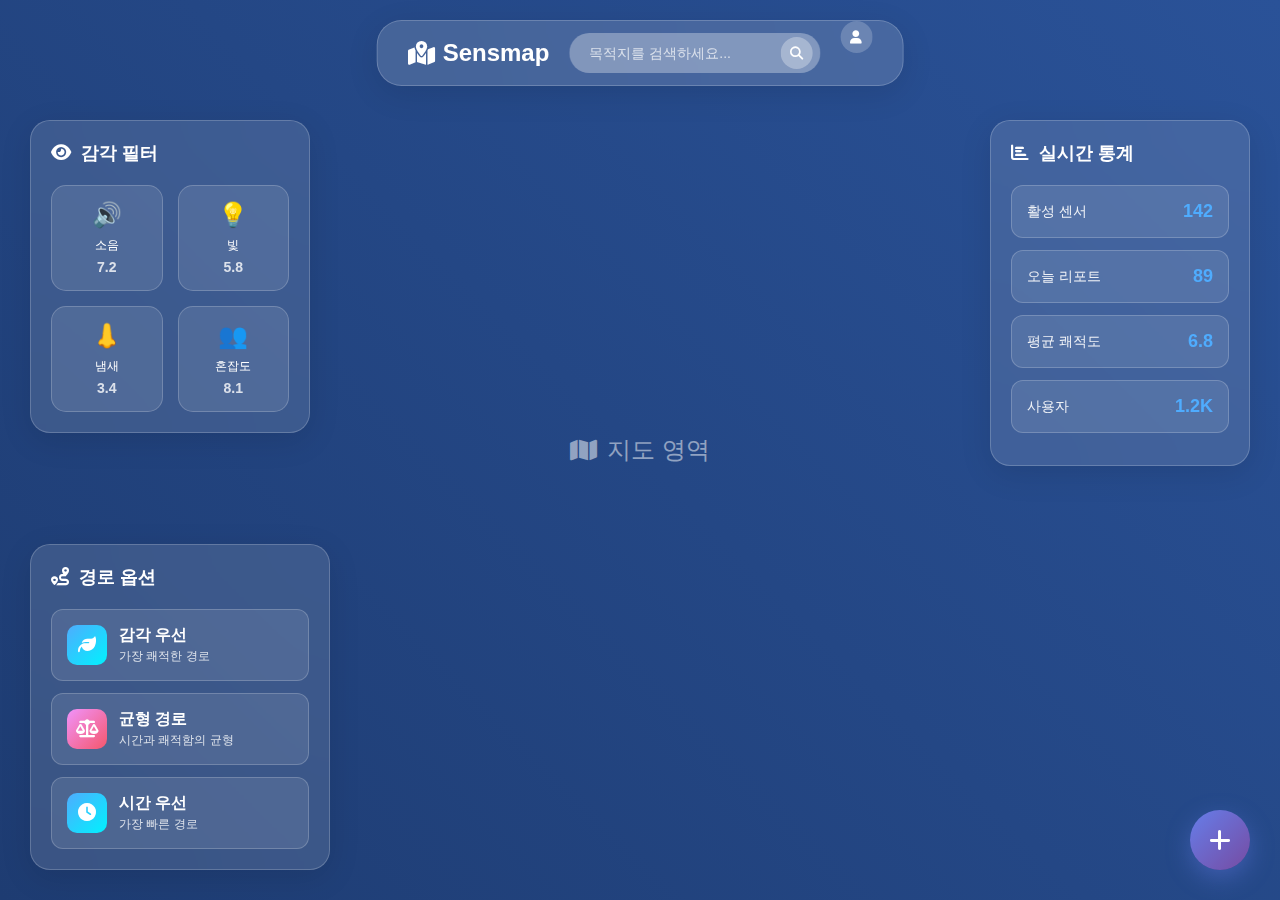
<file: UI#1.html>
<!DOCTYPE html>
<html lang="ko">
<head>
    <meta charset="UTF-8">
    <meta name="viewport" content="width=device-width, initial-scale=1.0">
    <title>Sensmap - Floating Glass UI</title>
    <link rel="stylesheet" href="https://cdnjs.cloudflare.com/ajax/libs/font-awesome/6.5.1/css/all.min.css">
    <style>
        * {
            margin: 0;
            padding: 0;
            box-sizing: border-box;
        }

        body {
            font-family: 'SF Pro Display', -apple-system, BlinkMacSystemFont, sans-serif;
            background: linear-gradient(135deg, #667eea 0%, #764ba2 100%);
            height: 100vh;
            overflow: hidden;
            position: relative;
        }

        /* Glassmorphism Background */
        .glass-bg {
            position: absolute;
            width: 100%;
            height: 100%;
            background: rgba(255, 255, 255, 0.1);
            backdrop-filter: blur(20px);
            -webkit-backdrop-filter: blur(20px);
        }

        /* Floating Header */
        .floating-header {
            position: fixed;
            top: 20px;
            left: 50%;
            transform: translateX(-50%);
            background: rgba(255, 255, 255, 0.15);
            backdrop-filter: blur(30px);
            border: 1px solid rgba(255, 255, 255, 0.2);
            border-radius: 25px;
            padding: 12px 30px;
            display: flex;
            align-items: center;
            gap: 20px;
            z-index: 1000;
            box-shadow: 0 8px 32px rgba(0, 0, 0, 0.1);
            animation: float 6s ease-in-out infinite;
        }

        @keyframes float {
            0%, 100% { transform: translateX(-50%) translateY(0px); }
            50% { transform: translateX(-50%) translateY(-5px); }
        }

        .logo {
            color: white;
            font-size: 24px;
            font-weight: 700;
            display: flex;
            align-items: center;
            gap: 8px;
        }

        .search-container {
            position: relative;
            flex: 1;
            max-width: 400px;
        }

        .search-input {
            width: 100%;
            padding: 12px 50px 12px 20px;
            border: none;
            border-radius: 20px;
            background: rgba(255, 255, 255, 0.2);
            color: white;
            font-size: 14px;
            backdrop-filter: blur(10px);
        }

        .search-input::placeholder {
            color: rgba(255, 255, 255, 0.7);
        }

        .search-btn {
            position: absolute;
            right: 8px;
            top: 50%;
            transform: translateY(-50%);
            background: rgba(255, 255, 255, 0.3);
            border: none;
            border-radius: 50%;
            width: 32px;
            height: 32px;
            color: white;
            cursor: pointer;
            transition: all 0.3s ease;
        }

        .search-btn:hover {
            background: rgba(255, 255, 255, 0.4);
            transform: translateY(-50%) scale(1.1);
        }

        /* Floating Control Panels */
        .control-panel {
            position: fixed;
            background: rgba(255, 255, 255, 0.12);
            backdrop-filter: blur(30px);
            border: 1px solid rgba(255, 255, 255, 0.2);
            border-radius: 20px;
            padding: 20px;
            z-index: 999;
            box-shadow: 0 8px 32px rgba(0, 0, 0, 0.1);
            animation: slideInLeft 0.8s ease-out;
        }

        @keyframes slideInLeft {
            from { opacity: 0; transform: translateX(-50px); }
            to { opacity: 1; transform: translateX(0); }
        }

        .sensory-panel {
            top: 120px;
            left: 30px;
            width: 280px;
        }

        .route-panel {
            bottom: 30px;
            left: 30px;
            width: 300px;
        }

        .stats-panel {
            top: 120px;
            right: 30px;
            width: 260px;
        }

        .panel-title {
            color: white;
            font-size: 18px;
            font-weight: 600;
            margin-bottom: 20px;
            display: flex;
            align-items: center;
            gap: 10px;
        }

        /* Sensory Controls */
        .sensory-grid {
            display: grid;
            grid-template-columns: 1fr 1fr;
            gap: 15px;
        }

        .sensory-card {
            background: rgba(255, 255, 255, 0.1);
            border: 1px solid rgba(255, 255, 255, 0.2);
            border-radius: 15px;
            padding: 15px;
            text-align: center;
            cursor: pointer;
            transition: all 0.3s ease;
            position: relative;
            overflow: hidden;
        }

        .sensory-card::before {
            content: '';
            position: absolute;
            top: 0;
            left: -100%;
            width: 100%;
            height: 100%;
            background: linear-gradient(90deg, transparent, rgba(255, 255, 255, 0.2), transparent);
            transition: left 0.5s;
        }

        .sensory-card:hover::before {
            left: 100%;
        }

        .sensory-card:hover {
            transform: translateY(-5px);
            background: rgba(255, 255, 255, 0.15);
            box-shadow: 0 10px 25px rgba(0, 0, 0, 0.2);
        }

        .sensory-icon {
            font-size: 24px;
            margin-bottom: 8px;
            display: block;
        }

        .sensory-label {
            color: white;
            font-size: 12px;
            font-weight: 500;
        }

        .sensory-value {
            color: rgba(255, 255, 255, 0.8);
            font-size: 14px;
            font-weight: 600;
            margin-top: 5px;
        }

        /* Route Controls */
        .route-options {
            display: flex;
            flex-direction: column;
            gap: 12px;
        }

        .route-option {
            background: rgba(255, 255, 255, 0.1);
            border: 1px solid rgba(255, 255, 255, 0.2);
            border-radius: 12px;
            padding: 15px;
            color: white;
            cursor: pointer;
            transition: all 0.3s ease;
            display: flex;
            align-items: center;
            gap: 12px;
        }

        .route-option:hover {
            background: rgba(255, 255, 255, 0.2);
            transform: translateX(5px);
        }

        .route-icon {
            width: 40px;
            height: 40px;
            border-radius: 10px;
            display: flex;
            align-items: center;
            justify-content: center;
            font-size: 18px;
        }

        .route-sensory { background: linear-gradient(135deg, #4facfe, #00f2fe); }
        .route-balanced { background: linear-gradient(135deg, #f093fb, #f5576c); }
        .route-time { background: linear-gradient(135deg, #4facfe, #00f2fe); }

        .route-text {
            flex: 1;
        }

        .route-title {
            font-weight: 600;
            margin-bottom: 2px;
        }

        .route-desc {
            font-size: 12px;
            opacity: 0.8;
        }

        /* Stats Panel */
        .stat-item {
            background: rgba(255, 255, 255, 0.1);
            border: 1px solid rgba(255, 255, 255, 0.2);
            border-radius: 12px;
            padding: 15px;
            margin-bottom: 12px;
            display: flex;
            justify-content: space-between;
            align-items: center;
            color: white;
        }

        .stat-label {
            font-size: 14px;
            opacity: 0.9;
        }

        .stat-value {
            font-size: 18px;
            font-weight: 700;
            color: #4facfe;
        }

        /* Floating Action Button */
        .fab {
            position: fixed;
            bottom: 30px;
            right: 30px;
            width: 60px;
            height: 60px;
            background: linear-gradient(135deg, #667eea, #764ba2);
            border: none;
            border-radius: 50%;
            color: white;
            font-size: 24px;
            cursor: pointer;
            box-shadow: 0 8px 25px rgba(102, 126, 234, 0.4);
            transition: all 0.3s ease;
            z-index: 1000;
            animation: pulse 2s infinite;
        }

        @keyframes pulse {
            0% { box-shadow: 0 8px 25px rgba(102, 126, 234, 0.4); }
            50% { box-shadow: 0 8px 25px rgba(102, 126, 234, 0.8); }
            100% { box-shadow: 0 8px 25px rgba(102, 126, 234, 0.4); }
        }

        .fab:hover {
            transform: scale(1.1) rotate(90deg);
        }

        /* Map Area */
        .map-container {
            position: absolute;
            top: 0;
            left: 0;
            width: 100%;
            height: 100%;
            background: linear-gradient(45deg, #1e3c72, #2a5298);
            display: flex;
            align-items: center;
            justify-content: center;
            color: rgba(255, 255, 255, 0.5);
            font-size: 24px;
            z-index: 1;
        }

        /* Mobile Responsiveness */
        @media (max-width: 768px) {
            .floating-header {
                top: 10px;
                left: 10px;
                right: 10px;
                transform: none;
                padding: 10px 20px;
                border-radius: 20px;
            }

            .search-container {
                max-width: 200px;
            }

            .control-panel {
                position: fixed;
                bottom: 0;
                left: 0;
                right: 0;
                border-radius: 20px 20px 0 0;
                transform: translateY(100%);
                transition: transform 0.3s ease;
            }

            .sensory-panel {
                top: auto;
                left: 0;
                width: 100%;
            }

            .route-panel {
                bottom: 0;
                left: 0;
                width: 100%;
            }

            .stats-panel {
                top: auto;
                right: 0;
                width: 100%;
            }

            .fab {
                bottom: 20px;
                right: 20px;
                width: 50px;
                height: 50px;
                font-size: 20px;
            }
        }
    </style>
</head>
<body>
    <div class="glass-bg"></div>
    
    <!-- Floating Header -->
    <div class="floating-header">
        <div class="logo">
            <i class="fas fa-map-marked-alt"></i>
            Sensmap
        </div>
        <div class="search-container">
            <input type="text" class="search-input" placeholder="목적지를 검색하세요...">
            <button class="search-btn">
                <i class="fas fa-search"></i>
            </button>
        </div>
        <button class="search-btn" style="position: static; background: rgba(255,255,255,0.2);">
            <i class="fas fa-user"></i>
        </button>
    </div>

    <!-- Sensory Control Panel -->
    <div class="control-panel sensory-panel">
        <div class="panel-title">
            <i class="fas fa-eye"></i>
            감각 필터
        </div>
        <div class="sensory-grid">
            <div class="sensory-card">
                <span class="sensory-icon">🔊</span>
                <div class="sensory-label">소음</div>
                <div class="sensory-value">7.2</div>
            </div>
            <div class="sensory-card">
                <span class="sensory-icon">💡</span>
                <div class="sensory-label">빛</div>
                <div class="sensory-value">5.8</div>
            </div>
            <div class="sensory-card">
                <span class="sensory-icon">👃</span>
                <div class="sensory-label">냄새</div>
                <div class="sensory-value">3.4</div>
            </div>
            <div class="sensory-card">
                <span class="sensory-icon">👥</span>
                <div class="sensory-label">혼잡도</div>
                <div class="sensory-value">8.1</div>
            </div>
        </div>
    </div>

    <!-- Route Panel -->
    <div class="control-panel route-panel">
        <div class="panel-title">
            <i class="fas fa-route"></i>
            경로 옵션
        </div>
        <div class="route-options">
            <div class="route-option">
                <div class="route-icon route-sensory">
                    <i class="fas fa-leaf"></i>
                </div>
                <div class="route-text">
                    <div class="route-title">감각 우선</div>
                    <div class="route-desc">가장 쾌적한 경로</div>
                </div>
            </div>
            <div class="route-option">
                <div class="route-icon route-balanced">
                    <i class="fas fa-balance-scale"></i>
                </div>
                <div class="route-text">
                    <div class="route-title">균형 경로</div>
                    <div class="route-desc">시간과 쾌적함의 균형</div>
                </div>
            </div>
            <div class="route-option">
                <div class="route-icon route-time">
                    <i class="fas fa-clock"></i>
                </div>
                <div class="route-text">
                    <div class="route-title">시간 우선</div>
                    <div class="route-desc">가장 빠른 경로</div>
                </div>
            </div>
        </div>
    </div>

    <!-- Stats Panel -->
    <div class="control-panel stats-panel">
        <div class="panel-title">
            <i class="fas fa-chart-bar"></i>
            실시간 통계
        </div>
        <div class="stat-item">
            <span class="stat-label">활성 센서</span>
            <span class="stat-value">142</span>
        </div>
        <div class="stat-item">
            <span class="stat-label">오늘 리포트</span>
            <span class="stat-value">89</span>
        </div>
        <div class="stat-item">
            <span class="stat-label">평균 쾌적도</span>
            <span class="stat-value">6.8</span>
        </div>
        <div class="stat-item">
            <span class="stat-label">사용자</span>
            <span class="stat-value">1.2K</span>
        </div>
    </div>

    <!-- Map Container -->
    <div class="map-container">
        <i class="fas fa-map"></i>
        <span style="margin-left: 10px;">지도 영역</span>
    </div>

    <!-- Floating Action Button -->
    <button class="fab">
        <i class="fas fa-plus"></i>
    </button>
</body>
</html>
</file>
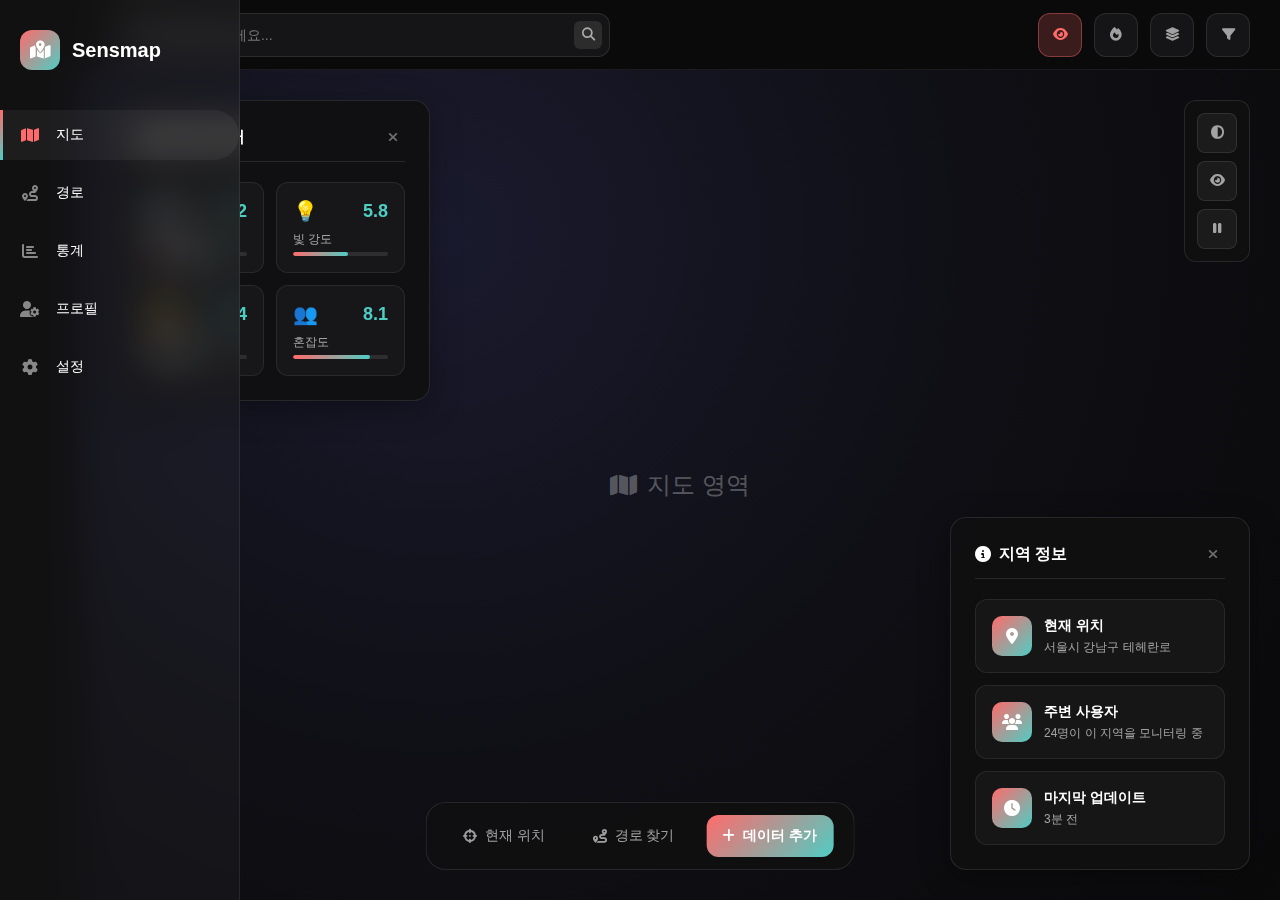
<file: UI#2.html>
<!DOCTYPE html>
<html lang="ko">
<head>
    <meta charset="UTF-8">
    <meta name="viewport" content="width=device-width, initial-scale=1.0">
    <title>Sensmap - Minimalist Dark UI</title>
    <link rel="stylesheet" href="https://cdnjs.cloudflare.com/ajax/libs/font-awesome/6.5.1/css/all.min.css">
    <style>
        * {
            margin: 0;
            padding: 0;
            box-sizing: border-box;
        }

        body {
            font-family: 'Inter', -apple-system, BlinkMacSystemFont, sans-serif;
            background: #0A0A0B;
            color: #FFFFFF;
            height: 100vh;
            overflow: hidden;
        }

        /* Sidebar Navigation */
        .sidebar {
            position: fixed;
            left: 0;
            top: 0;
            width: 80px;
            height: 100vh;
            background: rgba(255, 255, 255, 0.03);
            backdrop-filter: blur(20px);
            border-right: 1px solid rgba(255, 255, 255, 0.08);
            display: flex;
            flex-direction: column;
            align-items: center;
            padding: 30px 0;
            z-index: 1000;
            transition: width 0.3s ease;
        }

        .sidebar:hover {
            width: 240px;
        }

        .logo-container {
            margin-bottom: 40px;
            display: flex;
            align-items: center;
            gap: 12px;
            width: 100%;
            padding: 0 20px;
            white-space: nowrap;
            overflow: hidden;
        }

        .logo-icon {
            width: 40px;
            height: 40px;
            background: linear-gradient(135deg, #FF6B6B, #4ECDC4);
            border-radius: 12px;
            display: flex;
            align-items: center;
            justify-content: center;
            color: white;
            font-size: 18px;
            flex-shrink: 0;
        }

        .logo-text {
            font-size: 20px;
            font-weight: 700;
            opacity: 0;
            transition: opacity 0.3s ease;
        }

        .sidebar:hover .logo-text {
            opacity: 1;
        }

        .nav-items {
            display: flex;
            flex-direction: column;
            gap: 8px;
            width: 100%;
        }

        .nav-item {
            width: 100%;
            height: 50px;
            display: flex;
            align-items: center;
            gap: 16px;
            padding: 0 20px;
            cursor: pointer;
            transition: all 0.3s ease;
            border-radius: 0 25px 25px 0;
            margin-right: 20px;
            position: relative;
            overflow: hidden;
        }

        .nav-item::before {
            content: '';
            position: absolute;
            left: 0;
            top: 0;
            width: 3px;
            height: 100%;
            background: linear-gradient(135deg, #FF6B6B, #4ECDC4);
            transform: scaleY(0);
            transition: transform 0.3s ease;
        }

        .nav-item:hover::before,
        .nav-item.active::before {
            transform: scaleY(1);
        }

        .nav-item:hover,
        .nav-item.active {
            background: rgba(255, 255, 255, 0.05);
        }

        .nav-icon {
            width: 20px;
            height: 20px;
            display: flex;
            align-items: center;
            justify-content: center;
            color: #888;
            transition: color 0.3s ease;
            flex-shrink: 0;
        }

        .nav-item:hover .nav-icon,
        .nav-item.active .nav-icon {
            color: #FF6B6B;
        }

        .nav-text {
            font-size: 14px;
            font-weight: 500;
            opacity: 0;
            transition: opacity 0.3s ease;
            white-space: nowrap;
        }

        .sidebar:hover .nav-text {
            opacity: 1;
        }

        /* Top Control Bar */
        .top-bar {
            position: fixed;
            top: 0;
            left: 80px;
            right: 0;
            height: 70px;
            background: rgba(10, 10, 11, 0.8);
            backdrop-filter: blur(20px);
            border-bottom: 1px solid rgba(255, 255, 255, 0.08);
            display: flex;
            align-items: center;
            justify-content: space-between;
            padding: 0 30px;
            z-index: 999;
        }

        .search-section {
            flex: 1;
            max-width: 500px;
            position: relative;
        }

        .search-input {
            width: 100%;
            height: 44px;
            background: rgba(255, 255, 255, 0.05);
            border: 1px solid rgba(255, 255, 255, 0.1);
            border-radius: 12px;
            padding: 0 50px 0 20px;
            color: white;
            font-size: 14px;
            transition: all 0.3s ease;
        }

        .search-input:focus {
            outline: none;
            border-color: #FF6B6B;
            background: rgba(255, 255, 255, 0.08);
        }

        .search-input::placeholder {
            color: rgba(255, 255, 255, 0.4);
        }

        .search-btn {
            position: absolute;
            right: 8px;
            top: 50%;
            transform: translateY(-50%);
            width: 28px;
            height: 28px;
            background: rgba(255, 255, 255, 0.1);
            border: none;
            border-radius: 6px;
            color: rgba(255, 255, 255, 0.6);
            cursor: pointer;
            transition: all 0.3s ease;
        }

        .search-btn:hover {
            background: rgba(255, 255, 255, 0.2);
            color: white;
        }

        .control-buttons {
            display: flex;
            gap: 12px;
        }

        .control-btn {
            width: 44px;
            height: 44px;
            background: rgba(255, 255, 255, 0.05);
            border: 1px solid rgba(255, 255, 255, 0.1);
            border-radius: 12px;
            color: rgba(255, 255, 255, 0.6);
            cursor: pointer;
            transition: all 0.3s ease;
            display: flex;
            align-items: center;
            justify-content: center;
        }

        .control-btn:hover,
        .control-btn.active {
            background: rgba(255, 107, 107, 0.2);
            border-color: rgba(255, 107, 107, 0.4);
            color: #FF6B6B;
        }

        /* Floating Panels */
        .floating-panel {
            position: fixed;
            background: rgba(16, 16, 17, 0.9);
            backdrop-filter: blur(20px);
            border: 1px solid rgba(255, 255, 255, 0.1);
            border-radius: 16px;
            padding: 24px;
            z-index: 998;
            box-shadow: 0 8px 32px rgba(0, 0, 0, 0.3);
        }

        .sensory-panel {
            top: 100px;
            left: 110px;
            width: 320px;
        }

        .info-panel {
            bottom: 30px;
            right: 30px;
            width: 300px;
        }

        .panel-header {
            display: flex;
            align-items: center;
            justify-content: space-between;
            margin-bottom: 20px;
            padding-bottom: 12px;
            border-bottom: 1px solid rgba(255, 255, 255, 0.1);
        }

        .panel-title {
            font-size: 16px;
            font-weight: 600;
            display: flex;
            align-items: center;
            gap: 8px;
        }

        .panel-close {
            width: 24px;
            height: 24px;
            background: none;
            border: none;
            color: rgba(255, 255, 255, 0.4);
            cursor: pointer;
            border-radius: 4px;
            transition: all 0.3s ease;
        }

        .panel-close:hover {
            background: rgba(255, 255, 255, 0.1);
            color: white;
        }

        /* Sensory Grid */
        .sensory-grid {
            display: grid;
            grid-template-columns: 1fr 1fr;
            gap: 12px;
        }

        .sensory-card {
            background: rgba(255, 255, 255, 0.03);
            border: 1px solid rgba(255, 255, 255, 0.08);
            border-radius: 12px;
            padding: 16px;
            cursor: pointer;
            transition: all 0.3s ease;
            position: relative;
            overflow: hidden;
        }

        .sensory-card::after {
            content: '';
            position: absolute;
            top: 0;
            left: 0;
            right: 0;
            height: 2px;
            background: linear-gradient(90deg, #FF6B6B, #4ECDC4);
            transform: scaleX(0);
            transition: transform 0.3s ease;
        }

        .sensory-card:hover::after {
            transform: scaleX(1);
        }

        .sensory-card:hover {
            background: rgba(255, 255, 255, 0.05);
            border-color: rgba(255, 255, 255, 0.15);
            transform: translateY(-2px);
        }

        .sensory-header {
            display: flex;
            align-items: center;
            justify-content: space-between;
            margin-bottom: 8px;
        }

        .sensory-icon {
            font-size: 20px;
        }

        .sensory-value {
            font-size: 18px;
            font-weight: 700;
            color: #4ECDC4;
        }

        .sensory-label {
            font-size: 12px;
            color: rgba(255, 255, 255, 0.6);
            margin-bottom: 4px;
        }

        .sensory-bar {
            height: 4px;
            background: rgba(255, 255, 255, 0.1);
            border-radius: 2px;
            overflow: hidden;
            position: relative;
        }

        .sensory-fill {
            height: 100%;
            background: linear-gradient(90deg, #FF6B6B, #4ECDC4);
            border-radius: 2px;
            transition: width 0.8s ease;
        }

        /* Info Cards */
        .info-cards {
            display: flex;
            flex-direction: column;
            gap: 12px;
        }

        .info-card {
            background: rgba(255, 255, 255, 0.03);
            border: 1px solid rgba(255, 255, 255, 0.08);
            border-radius: 12px;
            padding: 16px;
            display: flex;
            align-items: center;
            gap: 12px;
        }

        .info-icon {
            width: 40px;
            height: 40px;
            background: linear-gradient(135deg, #FF6B6B, #4ECDC4);
            border-radius: 10px;
            display: flex;
            align-items: center;
            justify-content: center;
            color: white;
            font-size: 16px;
        }

        .info-content {
            flex: 1;
        }

        .info-title {
            font-size: 14px;
            font-weight: 600;
            margin-bottom: 4px;
        }

        .info-desc {
            font-size: 12px;
            color: rgba(255, 255, 255, 0.6);
        }

        /* Bottom Action Bar */
        .bottom-bar {
            position: fixed;
            bottom: 30px;
            left: 50%;
            transform: translateX(-50%);
            background: rgba(16, 16, 17, 0.9);
            backdrop-filter: blur(20px);
            border: 1px solid rgba(255, 255, 255, 0.1);
            border-radius: 20px;
            padding: 12px 20px;
            display: flex;
            gap: 16px;
            z-index: 999;
        }

        .action-btn {
            background: none;
            border: none;
            color: rgba(255, 255, 255, 0.6);
            cursor: pointer;
            padding: 12px 16px;
            border-radius: 12px;
            transition: all 0.3s ease;
            display: flex;
            align-items: center;
            gap: 8px;
            font-size: 14px;
            font-weight: 500;
        }

        .action-btn:hover,
        .action-btn.active {
            background: rgba(255, 107, 107, 0.2);
            color: #FF6B6B;
        }

        .action-btn.primary {
            background: linear-gradient(135deg, #FF6B6B, #4ECDC4);
            color: white;
            font-weight: 600;
        }

        .action-btn.primary:hover {
            transform: translateY(-2px);
            box-shadow: 0 8px 25px rgba(255, 107, 107, 0.3);
        }

        /* Map Container */
        .map-container {
            position: absolute;
            top: 70px;
            left: 80px;
            right: 0;
            bottom: 0;
            background: radial-gradient(circle at 30% 20%, #1a1a2e 0%, #0f0f15 50%, #0a0a0b 100%);
            display: flex;
            align-items: center;
            justify-content: center;
            color: rgba(255, 255, 255, 0.3);
            font-size: 24px;
            z-index: 1;
        }

        /* Accessibility Mode Toggle */
        .accessibility-toggle {
            position: fixed;
            top: 100px;
            right: 30px;
            background: rgba(16, 16, 17, 0.9);
            backdrop-filter: blur(20px);
            border: 1px solid rgba(255, 255, 255, 0.1);
            border-radius: 12px;
            padding: 12px;
            z-index: 999;
        }

        .toggle-btn {
            width: 40px;
            height: 40px;
            background: rgba(255, 255, 255, 0.05);
            border: 1px solid rgba(255, 255, 255, 0.1);
            border-radius: 8px;
            color: rgba(255, 255, 255, 0.6);
            cursor: pointer;
            transition: all 0.3s ease;
            display: flex;
            align-items: center;
            justify-content: center;
            margin-bottom: 8px;
        }

        .toggle-btn:last-child {
            margin-bottom: 0;
        }

        .toggle-btn:hover,
        .toggle-btn.active {
            background: rgba(255, 107, 107, 0.2);
            border-color: rgba(255, 107, 107, 0.4);
            color: #FF6B6B;
        }

        /* Responsive Design */
        @media (max-width: 768px) {
            .sidebar {
                width: 60px;
                padding: 20px 0;
            }

            .sidebar:hover {
                width: 60px;
            }

            .logo-text,
            .nav-text {
                display: none;
            }

            .top-bar {
                left: 60px;
                padding: 0 15px;
            }

            .search-section {
                max-width: 300px;
            }

            .floating-panel {
                position: fixed;
                bottom: 0;
                left: 0;
                right: 0;
                border-radius: 16px 16px 0 0;
                transform: translateY(100%);
                transition: transform 0.3s ease;
            }

            .sensory-panel {
                top: auto;
                left: 0;
                width: 100%;
            }

            .info-panel {
                bottom: 0;
                right: 0;
                width: 100%;
            }

            .bottom-bar {
                bottom: 20px;
                left: 50%;
                transform: translateX(-50%);
                padding: 8px 16px;
            }

            .map-container {
                left: 60px;
            }

            .accessibility-toggle {
                top: 80px;
                right: 15px;
                padding: 8px;
            }

            .toggle-btn {
                width: 36px;
                height: 36px;
            }
        }

        /* Animation */
        @keyframes slideIn {
            from {
                opacity: 0;
                transform: translateY(20px);
            }
            to {
                opacity: 1;
                transform: translateY(0);
            }
        }

        .floating-panel {
            animation: slideIn 0.5s ease-out;
        }

        .sensory-card {
            animation: slideIn 0.5s ease-out;
        }

        .info-card {
            animation: slideIn 0.5s ease-out;
        }
    </style>
</head>
<body>
    <!-- Sidebar Navigation -->
    <div class="sidebar">
        <div class="logo-container">
            <div class="logo-icon">
                <i class="fas fa-map-marked-alt"></i>
            </div>
            <div class="logo-text">Sensmap</div>
        </div>
        
        <div class="nav-items">
            <div class="nav-item active">
                <div class="nav-icon">
                    <i class="fas fa-map"></i>
                </div>
                <div class="nav-text">지도</div>
            </div>
            <div class="nav-item">
                <div class="nav-icon">
                    <i class="fas fa-route"></i>
                </div>
                <div class="nav-text">경로</div>
            </div>
            <div class="nav-item">
                <div class="nav-icon">
                    <i class="fas fa-chart-bar"></i>
                </div>
                <div class="nav-text">통계</div>
            </div>
            <div class="nav-item">
                <div class="nav-icon">
                    <i class="fas fa-user-cog"></i>
                </div>
                <div class="nav-text">프로필</div>
            </div>
            <div class="nav-item">
                <div class="nav-icon">
                    <i class="fas fa-cog"></i>
                </div>
                <div class="nav-text">설정</div>
            </div>
        </div>
    </div>

    <!-- Top Control Bar -->
    <div class="top-bar">
        <div class="search-section">
            <input type="text" class="search-input" placeholder="목적지를 검색하세요...">
            <button class="search-btn">
                <i class="fas fa-search"></i>
            </button>
        </div>
        
        <div class="control-buttons">
            <button class="control-btn active" title="데이터 표시">
                <i class="fas fa-eye"></i>
            </button>
            <button class="control-btn" title="히트맵">
                <i class="fas fa-fire"></i>
            </button>
            <button class="control-btn" title="레이어">
                <i class="fas fa-layer-group"></i>
            </button>
            <button class="control-btn" title="필터">
                <i class="fas fa-filter"></i>
            </button>
        </div>
    </div>

    <!-- Sensory Control Panel -->
    <div class="floating-panel sensory-panel">
        <div class="panel-header">
            <div class="panel-title">
                <i class="fas fa-eye"></i>
                감각 데이터
            </div>
            <button class="panel-close">
                <i class="fas fa-times"></i>
            </button>
        </div>
        
        <div class="sensory-grid">
            <div class="sensory-card">
                <div class="sensory-header">
                    <span class="sensory-icon">🔊</span>
                    <span class="sensory-value">7.2</span>
                </div>
                <div class="sensory-label">소음 수준</div>
                <div class="sensory-bar">
                    <div class="sensory-fill" style="width: 72%"></div>
                </div>
            </div>
            
            <div class="sensory-card">
                <div class="sensory-header">
                    <span class="sensory-icon">💡</span>
                    <span class="sensory-value">5.8</span>
                </div>
                <div class="sensory-label">빛 강도</div>
                <div class="sensory-bar">
                    <div class="sensory-fill" style="width: 58%"></div>
                </div>
            </div>
            
            <div class="sensory-card">
                <div class="sensory-header">
                    <span class="sensory-icon">👃</span>
                    <span class="sensory-value">3.4</span>
                </div>
                <div class="sensory-label">냄새 정도</div>
                <div class="sensory-bar">
                    <div class="sensory-fill" style="width: 34%"></div>
                </div>
            </div>
            
            <div class="sensory-card">
                <div class="sensory-header">
                    <span class="sensory-icon">👥</span>
                    <span class="sensory-value">8.1</span>
                </div>
                <div class="sensory-label">혼잡도</div>
                <div class="sensory-bar">
                    <div class="sensory-fill" style="width: 81%"></div>
                </div>
            </div>
        </div>
    </div>

    <!-- Info Panel -->
    <div class="floating-panel info-panel">
        <div class="panel-header">
            <div class="panel-title">
                <i class="fas fa-info-circle"></i>
                지역 정보
            </div>
            <button class="panel-close">
                <i class="fas fa-times"></i>
            </button>
        </div>
        
        <div class="info-cards">
            <div class="info-card">
                <div class="info-icon">
                    <i class="fas fa-map-marker-alt"></i>
                </div>
                <div class="info-content">
                    <div class="info-title">현재 위치</div>
                    <div class="info-desc">서울시 강남구 테헤란로</div>
                </div>
            </div>
            
            <div class="info-card">
                <div class="info-icon">
                    <i class="fas fa-users"></i>
                </div>
                <div class="info-content">
                    <div class="info-title">주변 사용자</div>
                    <div class="info-desc">24명이 이 지역을 모니터링 중</div>
                </div>
            </div>
            
            <div class="info-card">
                <div class="info-icon">
                    <i class="fas fa-clock"></i>
                </div>
                <div class="info-content">
                    <div class="info-title">마지막 업데이트</div>
                    <div class="info-desc">3분 전</div>
                </div>
            </div>
        </div>
    </div>

    <!-- Accessibility Toggle -->
    <div class="accessibility-toggle">
        <button class="toggle-btn" title="고대비 모드">
            <i class="fas fa-adjust"></i>
        </button>
        <button class="toggle-btn" title="색맹 친화 모드">
            <i class="fas fa-eye"></i>
        </button>
        <button class="toggle-btn" title="모션 줄이기">
            <i class="fas fa-pause"></i>
        </button>
    </div>

    <!-- Bottom Action Bar -->
    <div class="bottom-bar">
        <button class="action-btn">
            <i class="fas fa-crosshairs"></i>
            현재 위치
        </button>
        <button class="action-btn">
            <i class="fas fa-route"></i>
            경로 찾기
        </button>
        <button class="action-btn primary">
            <i class="fas fa-plus"></i>
            데이터 추가
        </button>
    </div>

    <!-- Map Container -->
    <div class="map-container">
        <i class="fas fa-map"></i>
        <span style="margin-left: 10px;">지도 영역</span>
    </div>
</body>
</html>
</file>
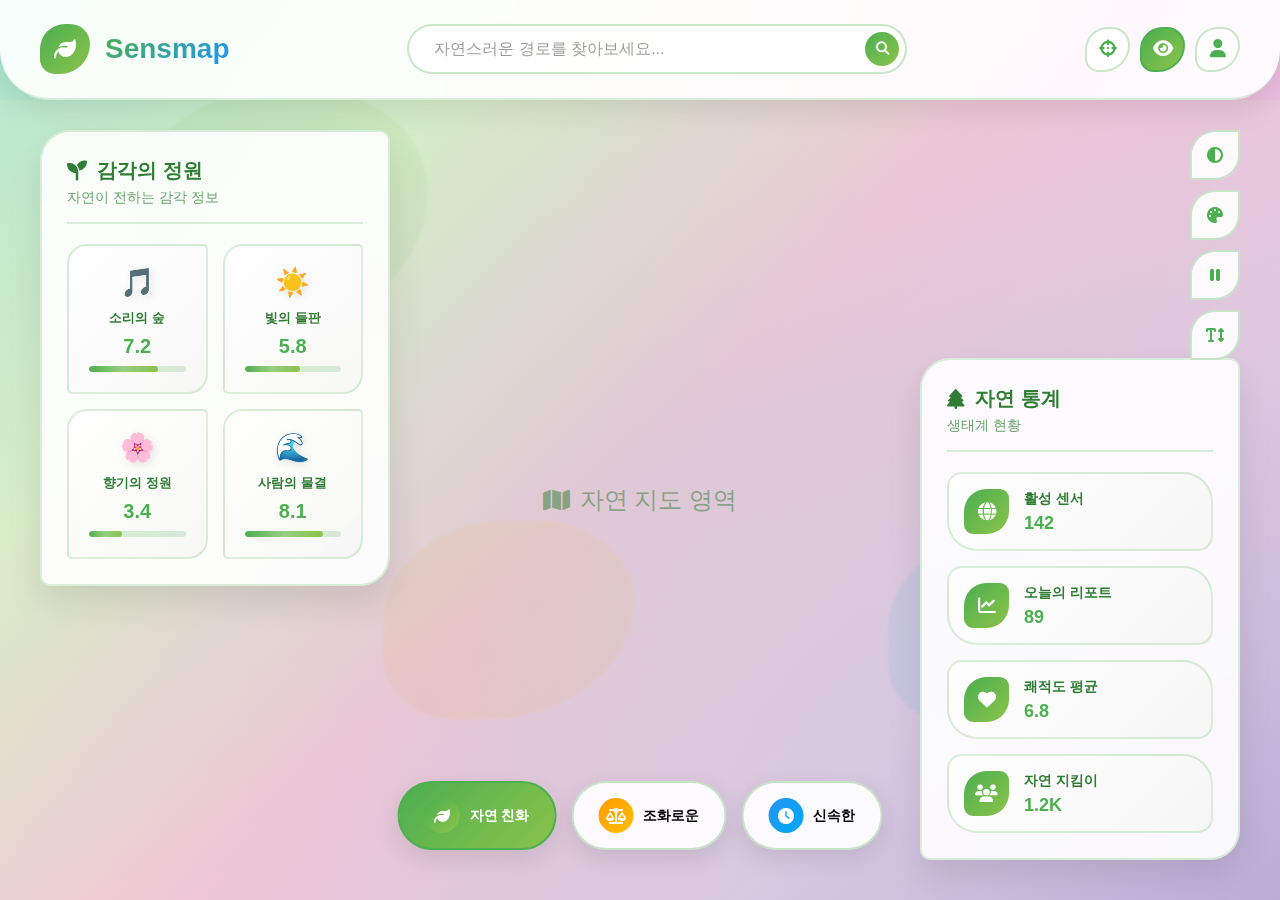
<file: UI#3.html>
<!DOCTYPE html>
<html lang="ko">
<head>
    <meta charset="UTF-8">
    <meta name="viewport" content="width=device-width, initial-scale=1.0">
    <title>Sensmap - Organic Nature UI</title>
    <link rel="stylesheet" href="https://cdnjs.cloudflare.com/ajax/libs/font-awesome/6.5.1/css/all.min.css">
    <style>
        * {
            margin: 0;
            padding: 0;
            box-sizing: border-box;
        }

        body {
            font-family: 'SF Pro Display', -apple-system, BlinkMacSystemFont, sans-serif;
            background: linear-gradient(135deg, #a8e6cf 0%, #dcedc8 25%, #f8bbd9 50%, #e1bee7 75%, #b39ddb 100%);
            height: 100vh;
            overflow: hidden;
            position: relative;
        }

        /* Organic Shapes Background */
        .organic-bg {
            position: absolute;
            width: 100%;
            height: 100%;
            overflow: hidden;
            z-index: 0;
        }

        .organic-shape {
            position: absolute;
            border-radius: 50% 40% 60% 30%;
            filter: blur(1px);
            opacity: 0.1;
            animation: float 20s ease-in-out infinite;
        }

        .shape-1 {
            width: 300px;
            height: 250px;
            background: linear-gradient(45deg, #4CAF50, #8BC34A);
            top: 10%;
            left: 10%;
            animation-delay: 0s;
        }

        .shape-2 {
            width: 200px;
            height: 180px;
            background: linear-gradient(45deg, #2196F3, #03A9F4);
            top: 60%;
            right: 15%;
            animation-delay: 7s;
        }

        .shape-3 {
            width: 250px;
            height: 200px;
            background: linear-gradient(45deg, #FF9800, #FFC107);
            bottom: 20%;
            left: 30%;
            animation-delay: 14s;
        }

        @keyframes float {
            0%, 100% { transform: translateY(0px) rotate(0deg); }
            33% { transform: translateY(-20px) rotate(2deg); }
            66% { transform: translateY(10px) rotate(-1deg); }
        }

        /* Curved Header */
        .curved-header {
            position: fixed;
            top: 0;
            left: 0;
            right: 0;
            height: 100px;
            background: rgba(255, 255, 255, 0.9);
            backdrop-filter: blur(20px);
            border-radius: 0 0 50px 50px;
            display: flex;
            align-items: center;
            justify-content: space-between;
            padding: 0 40px;
            z-index: 1000;
            box-shadow: 0 8px 32px rgba(0, 0, 0, 0.1);
            border-bottom: 2px solid rgba(76, 175, 80, 0.2);
        }

        .logo-section {
            display: flex;
            align-items: center;
            gap: 15px;
        }

        .logo-organic {
            width: 50px;
            height: 50px;
            background: linear-gradient(135deg, #4CAF50, #8BC34A);
            border-radius: 50% 40% 60% 30%;
            display: flex;
            align-items: center;
            justify-content: center;
            color: white;
            font-size: 22px;
            animation: morph 8s ease-in-out infinite;
        }

        @keyframes morph {
            0%, 100% { border-radius: 50% 40% 60% 30%; }
            25% { border-radius: 30% 60% 40% 50%; }
            50% { border-radius: 60% 30% 50% 40%; }
            75% { border-radius: 40% 50% 30% 60%; }
        }

        .logo-text {
            font-size: 28px;
            font-weight: 800;
            background: linear-gradient(135deg, #4CAF50, #2196F3);
            -webkit-background-clip: text;
            -webkit-text-fill-color: transparent;
            background-clip: text;
        }

        .search-organic {
            flex: 1;
            max-width: 500px;
            position: relative;
            margin: 0 30px;
        }

        .search-container {
            position: relative;
        }

        .search-input-organic {
            width: 100%;
            height: 50px;
            background: rgba(255, 255, 255, 0.7);
            border: 2px solid rgba(76, 175, 80, 0.3);
            border-radius: 25px;
            padding: 0 60px 0 25px;
            font-size: 16px;
            color: #333;
            transition: all 0.3s ease;
        }

        .search-input-organic:focus {
            outline: none;
            border-color: #4CAF50;
            background: rgba(255, 255, 255, 0.9);
            box-shadow: 0 0 0 4px rgba(76, 175, 80, 0.1);
        }

        .search-input-organic::placeholder {
            color: rgba(0, 0, 0, 0.4);
        }

        .search-btn-organic {
            position: absolute;
            right: 8px;
            top: 50%;
            transform: translateY(-50%);
            width: 34px;
            height: 34px;
            background: linear-gradient(135deg, #4CAF50, #8BC34A);
            border: none;
            border-radius: 50%;
            color: white;
            cursor: pointer;
            transition: all 0.3s ease;
            display: flex;
            align-items: center;
            justify-content: center;
        }

        .search-btn-organic:hover {
            transform: translateY(-50%) scale(1.1);
            box-shadow: 0 4px 15px rgba(76, 175, 80, 0.4);
        }

        .header-actions {
            display: flex;
            gap: 10px;
        }

        .action-btn-organic {
            width: 45px;
            height: 45px;
            background: rgba(255, 255, 255, 0.7);
            border: 2px solid rgba(76, 175, 80, 0.3);
            border-radius: 50% 40% 60% 30%;
            color: #4CAF50;
            cursor: pointer;
            transition: all 0.3s ease;
            display: flex;
            align-items: center;
            justify-content: center;
            font-size: 18px;
        }

        .action-btn-organic:hover {
            background: rgba(76, 175, 80, 0.1);
            border-color: #4CAF50;
            transform: rotate(10deg) scale(1.05);
        }

        .action-btn-organic.active {
            background: linear-gradient(135deg, #4CAF50, #8BC34A);
            color: white;
            border-color: #4CAF50;
        }

        /* Organic Panels */
        .organic-panel {
            position: fixed;
            background: rgba(255, 255, 255, 0.9);
            backdrop-filter: blur(20px);
            border: 2px solid rgba(76, 175, 80, 0.2);
            border-radius: 30px 10px 30px 10px;
            padding: 25px;
            z-index: 999;
            box-shadow: 0 15px 35px rgba(0, 0, 0, 0.1);
            animation: slideInOrganic 0.6s ease-out;
        }

        @keyframes slideInOrganic {
            from { 
                opacity: 0; 
                transform: translateY(30px) scale(0.9); 
            }
            to { 
                opacity: 1; 
                transform: translateY(0) scale(1); 
            }
        }

        .sensory-panel-organic {
            top: 130px;
            left: 40px;
            width: 350px;
        }

        .nature-panel {
            bottom: 40px;
            right: 40px;
            width: 320px;
        }

        .panel-header-organic {
            margin-bottom: 20px;
            padding-bottom: 15px;
            border-bottom: 2px solid rgba(76, 175, 80, 0.2);
        }

        .panel-title-organic {
            font-size: 20px;
            font-weight: 700;
            color: #2E7D32;
            display: flex;
            align-items: center;
            gap: 10px;
        }

        .panel-subtitle {
            font-size: 14px;
            color: rgba(46, 125, 50, 0.7);
            margin-top: 5px;
        }

        /* Nature-Inspired Sensory Cards */
        .sensory-nature-grid {
            display: grid;
            grid-template-columns: 1fr 1fr;
            gap: 15px;
        }

        .sensory-nature-card {
            background: linear-gradient(135deg, rgba(255, 255, 255, 0.8), rgba(245, 245, 245, 0.8));
            border: 2px solid rgba(76, 175, 80, 0.2);
            border-radius: 20px 5px 20px 5px;
            padding: 20px;
            text-align: center;
            cursor: pointer;
            transition: all 0.4s ease;
            position: relative;
            overflow: hidden;
        }

        .sensory-nature-card::before {
            content: '';
            position: absolute;
            top: -50%;
            left: -50%;
            width: 200%;
            height: 200%;
            background: conic-gradient(from 0deg, transparent, rgba(76, 175, 80, 0.1), transparent);
            opacity: 0;
            transition: opacity 0.3s ease;
            animation: rotate 10s linear infinite;
        }

        @keyframes rotate {
            from { transform: rotate(0deg); }
            to { transform: rotate(360deg); }
        }

        .sensory-nature-card:hover::before {
            opacity: 1;
        }

        .sensory-nature-card:hover {
            transform: translateY(-5px) rotate(1deg);
            border-color: #4CAF50;
            box-shadow: 0 10px 25px rgba(76, 175, 80, 0.2);
        }

        .nature-icon {
            font-size: 28px;
            margin-bottom: 10px;
            display: block;
            filter: drop-shadow(2px 2px 4px rgba(0, 0, 0, 0.1));
        }

        .nature-label {
            font-size: 13px;
            font-weight: 600;
            color: #2E7D32;
            margin-bottom: 8px;
        }

        .nature-value {
            font-size: 20px;
            font-weight: 800;
            color: #4CAF50;
            margin-bottom: 8px;
        }

        .nature-progress {
            width: 100%;
            height: 6px;
            background: rgba(76, 175, 80, 0.2);
            border-radius: 10px;
            overflow: hidden;
            position: relative;
        }

        .nature-progress-fill {
            height: 100%;
            background: linear-gradient(90deg, #4CAF50, #8BC34A);
            border-radius: 10px;
            transition: width 1s ease;
            position: relative;
        }

        .nature-progress-fill::after {
            content: '';
            position: absolute;
            top: 0;
            left: 0;
            right: 0;
            bottom: 0;
            background: linear-gradient(90deg, transparent, rgba(255, 255, 255, 0.3), transparent);
            animation: shimmer 2s ease-in-out infinite;
        }

        @keyframes shimmer {
            0% { transform: translateX(-100%); }
            100% { transform: translateX(100%); }
        }

        /* Floating Route Options */
        .route-floating {
            position: fixed;
            bottom: 50px;
            left: 50%;
            transform: translateX(-50%);
            display: flex;
            gap: 15px;
            z-index: 998;
        }

        .route-bubble {
            background: rgba(255, 255, 255, 0.9);
            backdrop-filter: blur(20px);
            border: 2px solid rgba(76, 175, 80, 0.3);
            border-radius: 50px;
            padding: 15px 25px;
            cursor: pointer;
            transition: all 0.4s ease;
            display: flex;
            align-items: center;
            gap: 10px;
            box-shadow: 0 8px 25px rgba(0, 0, 0, 0.1);
        }

        .route-bubble:hover {
            transform: translateY(-8px) rotate(2deg);
            border-color: #4CAF50;
            box-shadow: 0 15px 35px rgba(76, 175, 80, 0.2);
        }

        .route-bubble.active {
            background: linear-gradient(135deg, #4CAF50, #8BC34A);
            color: white;
            border-color: #4CAF50;
        }

        .bubble-icon {
            width: 35px;
            height: 35px;
            border-radius: 50%;
            display: flex;
            align-items: center;
            justify-content: center;
            font-size: 16px;
        }

        .bubble-sensory { background: linear-gradient(135deg, #4CAF50, #8BC34A); color: white; }
        .bubble-balanced { background: linear-gradient(135deg, #FF9800, #FFC107); color: white; }
        .bubble-time { background: linear-gradient(135deg, #2196F3, #03A9F4); color: white; }

        .bubble-text {
            font-weight: 600;
            font-size: 14px;
        }

        /* Nature Stats Panel */
        .nature-stats {
            display: flex;
            flex-direction: column;
            gap: 15px;
        }

        .stat-nature-card {
            background: linear-gradient(135deg, rgba(255, 255, 255, 0.8), rgba(245, 245, 245, 0.8));
            border: 2px solid rgba(76, 175, 80, 0.2);
            border-radius: 15px 30px 15px 30px;
            padding: 15px;
            display: flex;
            align-items: center;
            gap: 15px;
            transition: all 0.3s ease;
        }

        .stat-nature-card:hover {
            transform: translateX(5px);
            border-color: #4CAF50;
            box-shadow: 0 5px 15px rgba(76, 175, 80, 0.1);
        }

        .stat-icon-nature {
            width: 45px;
            height: 45px;
            background: linear-gradient(135deg, #4CAF50, #8BC34A);
            border-radius: 50% 20% 50% 20%;
            display: flex;
            align-items: center;
            justify-content: center;
            color: white;
            font-size: 18px;
            animation: morphStat 6s ease-in-out infinite;
        }

        @keyframes morphStat {
            0%, 100% { border-radius: 50% 20% 50% 20%; }
            50% { border-radius: 20% 50% 20% 50%; }
        }

        .stat-content {
            flex: 1;
        }

        .stat-title {
            font-size: 14px;
            font-weight: 600;
            color: #2E7D32;
            margin-bottom: 5px;
        }

        .stat-value-nature {
            font-size: 18px;
            font-weight: 800;
            color: #4CAF50;
        }

        /* Organic Add Button */
        .add-btn-organic {
            position: fixed;
            bottom: 40px;
            right: 200px;
            width: 70px;
            height: 70px;
            background: linear-gradient(135deg, #4CAF50, #8BC34A);
            border: none;
            border-radius: 50% 30% 50% 30%;
            color: white;
            font-size: 28px;
            cursor: pointer;
            transition: all 0.4s ease;
            z-index: 1000;
            box-shadow: 0 8px 25px rgba(76, 175, 80, 0.3);
            animation: breathe 3s ease-in-out infinite;
        }

        @keyframes breathe {
            0%, 100% { transform: scale(1) rotate(0deg); }
            50% { transform: scale(1.05) rotate(5deg); }
        }

        .add-btn-organic:hover {
            transform: scale(1.15) rotate(15deg);
            box-shadow: 0 12px 35px rgba(76, 175, 80, 0.5);
            border-radius: 30% 50% 30% 50%;
        }

        /* Map Container */
        .map-container {
            position: absolute;
            top: 100px;
            left: 0;
            right: 0;
            bottom: 0;
            background: radial-gradient(circle at 50% 50%, rgba(168, 230, 207, 0.3), rgba(220, 237, 200, 0.2));
            display: flex;
            align-items: center;
            justify-content: center;
            color: rgba(46, 125, 50, 0.5);
            font-size: 24px;
            z-index: 1;
        }

        /* Accessibility Leaf Menu */
        .accessibility-leaf {
            position: fixed;
            top: 130px;
            right: 40px;
            display: flex;
            flex-direction: column;
            gap: 10px;
            z-index: 999;
        }

        .leaf-btn {
            width: 50px;
            height: 50px;
            background: rgba(255, 255, 255, 0.9);
            border: 2px solid rgba(76, 175, 80, 0.3);
            border-radius: 50% 0% 50% 0%;
            color: #4CAF50;
            cursor: pointer;
            transition: all 0.3s ease;
            display: flex;
            align-items: center;
            justify-content: center;
            font-size: 16px;
            backdrop-filter: blur(10px);
        }

        .leaf-btn:hover {
            background: rgba(76, 175, 80, 0.1);
            border-color: #4CAF50;
            transform: rotate(15deg) scale(1.1);
            border-radius: 0% 50% 0% 50%;
        }

        .leaf-btn.active {
            background: linear-gradient(135deg, #4CAF50, #8BC34A);
            color: white;
            border-color: #4CAF50;
        }

        /* Tooltip */
        .tooltip {
            position: relative;
        }

        .tooltip::after {
            content: attr(data-tooltip);
            position: absolute;
            bottom: 100%;
            left: 50%;
            transform: translateX(-50%);
            background: rgba(46, 125, 50, 0.9);
            color: white;
            padding: 8px 12px;
            border-radius: 8px;
            font-size: 12px;
            white-space: nowrap;
            opacity: 0;
            visibility: hidden;
            transition: all 0.3s ease;
            margin-bottom: 5px;
        }

        .tooltip:hover::after {
            opacity: 1;
            visibility: visible;
        }

        /* Mobile Responsive */
        @media (max-width: 768px) {
            .curved-header {
                padding: 0 20px;
                height: 80px;
                border-radius: 0 0 30px 30px;
            }

            .logo-text {
                font-size: 20px;
            }

            .search-organic {
                margin: 0 15px;
                max-width: 250px;
            }

            .search-input-organic {
                height: 40px;
                font-size: 14px;
                padding: 0 50px 0 20px;
            }

            .search-btn-organic {
                width: 28px;
                height: 28px;
            }

            .action-btn-organic {
                width: 35px;
                height: 35px;
                font-size: 14px;
            }

            .organic-panel {
                position: fixed;
                bottom: 0;
                left: 0;
                right: 0;
                border-radius: 25px 25px 0 0;
                max-height: 70vh;
                overflow-y: auto;
            }

            .sensory-panel-organic {
                top: auto;
                left: 0;
                width: 100%;
            }

            .nature-panel {
                bottom: 0;
                right: 0;
                width: 100%;
            }

            .route-floating {
                bottom: 20px;
                flex-direction: column;
                align-items: center;
                gap: 10px;
            }

            .route-bubble {
                padding: 10px 20px;
            }

            .add-btn-organic {
                bottom: 20px;
                right: 20px;
                width: 60px;
                height: 60px;
                font-size: 24px;
            }

            .accessibility-leaf {
                top: 90px;
                right: 20px;
                flex-direction: row;
                gap: 8px;
            }

            .leaf-btn {
                width: 40px;
                height: 40px;
                font-size: 14px;
            }

            .map-container {
                top: 80px;
            }

            .sensory-nature-grid {
                grid-template-columns: 1fr;
                gap: 12px;
            }
        }

        /* Animations for enhanced UX */
        .fade-in-up {
            animation: fadeInUp 0.6s ease-out;
        }

        @keyframes fadeInUp {
            from {
                opacity: 0;
                transform: translateY(30px);
            }
            to {
                opacity: 1;
                transform: translateY(0);
            }
        }

        .bounce-in {
            animation: bounceIn 0.8s ease-out;
        }

        @keyframes bounceIn {
            0% {
                opacity: 0;
                transform: scale(0.3);
            }
            50% {
                opacity: 1;
                transform: scale(1.05);
            }
            70% {
                transform: scale(0.9);
            }
            100% {
                opacity: 1;
                transform: scale(1);
            }
        }

        /* Organic Loading Animation */
        .organic-loader {
            position: fixed;
            top: 50%;
            left: 50%;
            transform: translate(-50%, -50%);
            width: 60px;
            height: 60px;
            z-index: 10000;
        }

        .loader-leaf {
            width: 60px;
            height: 60px;
            background: linear-gradient(135deg, #4CAF50, #8BC34A);
            border-radius: 50% 0% 50% 0%;
            animation: leafSpin 2s ease-in-out infinite;
        }

        @keyframes leafSpin {
            0% { transform: rotate(0deg) scale(1); border-radius: 50% 0% 50% 0%; }
            25% { transform: rotate(90deg) scale(1.1); border-radius: 0% 50% 0% 50%; }
            50% { transform: rotate(180deg) scale(1); border-radius: 50% 0% 50% 0%; }
            75% { transform: rotate(270deg) scale(1.1); border-radius: 0% 50% 0% 50%; }
            100% { transform: rotate(360deg) scale(1); border-radius: 50% 0% 50% 0%; }
        }
    </style>
</head>
<body>
    <!-- Organic Background Shapes -->
    <div class="organic-bg">
        <div class="organic-shape shape-1"></div>
        <div class="organic-shape shape-2"></div>
        <div class="organic-shape shape-3"></div>
    </div>

    <!-- Curved Header -->
    <div class="curved-header">
        <div class="logo-section">
            <div class="logo-organic">
                <i class="fas fa-leaf"></i>
            </div>
            <div class="logo-text">Sensmap</div>
        </div>
        
        <div class="search-organic">
            <div class="search-container">
                <input type="text" class="search-input-organic" placeholder="자연스러운 경로를 찾아보세요...">
                <button class="search-btn-organic">
                    <i class="fas fa-search"></i>
                </button>
            </div>
        </div>
        
        <div class="header-actions">
            <button class="action-btn-organic tooltip" data-tooltip="현재 위치">
                <i class="fas fa-crosshairs"></i>
            </button>
            <button class="action-btn-organic active tooltip" data-tooltip="감각 필터">
                <i class="fas fa-eye"></i>
            </button>
            <button class="action-btn-organic tooltip" data-tooltip="사용자 프로필">
                <i class="fas fa-user"></i>
            </button>
        </div>
    </div>

    <!-- Sensory Panel -->
    <div class="organic-panel sensory-panel-organic fade-in-up">
        <div class="panel-header-organic">
            <div class="panel-title-organic">
                <i class="fas fa-seedling"></i>
                감각의 정원
            </div>
            <div class="panel-subtitle">자연이 전하는 감각 정보</div>
        </div>
        
        <div class="sensory-nature-grid">
            <div class="sensory-nature-card bounce-in">
                <span class="nature-icon">🎵</span>
                <div class="nature-label">소리의 숲</div>
                <div class="nature-value">7.2</div>
                <div class="nature-progress">
                    <div class="nature-progress-fill" style="width: 72%"></div>
                </div>
            </div>
            
            <div class="sensory-nature-card bounce-in" style="animation-delay: 0.1s">
                <span class="nature-icon">☀️</span>
                <div class="nature-label">빛의 들판</div>
                <div class="nature-value">5.8</div>
                <div class="nature-progress">
                    <div class="nature-progress-fill" style="width: 58%"></div>
                </div>
            </div>
            
            <div class="sensory-nature-card bounce-in" style="animation-delay: 0.2s">
                <span class="nature-icon">🌸</span>
                <div class="nature-label">향기의 정원</div>
                <div class="nature-value">3.4</div>
                <div class="nature-progress">
                    <div class="nature-progress-fill" style="width: 34%"></div>
                </div>
            </div>
            
            <div class="sensory-nature-card bounce-in" style="animation-delay: 0.3s">
                <span class="nature-icon">🌊</span>
                <div class="nature-label">사람의 물결</div>
                <div class="nature-value">8.1</div>
                <div class="nature-progress">
                    <div class="nature-progress-fill" style="width: 81%"></div>
                </div>
            </div>
        </div>
    </div>

    <!-- Nature Stats Panel -->
    <div class="organic-panel nature-panel fade-in-up" style="animation-delay: 0.2s">
        <div class="panel-header-organic">
            <div class="panel-title-organic">
                <i class="fas fa-tree"></i>
                자연 통계
            </div>
            <div class="panel-subtitle">생태계 현황</div>
        </div>
        
        <div class="nature-stats">
            <div class="stat-nature-card">
                <div class="stat-icon-nature">
                    <i class="fas fa-globe"></i>
                </div>
                <div class="stat-content">
                    <div class="stat-title">활성 센서</div>
                    <div class="stat-value-nature">142</div>
                </div>
            </div>
            
            <div class="stat-nature-card" style="animation-delay: 0.1s">
                <div class="stat-icon-nature">
                    <i class="fas fa-chart-line"></i>
                </div>
                <div class="stat-content">
                    <div class="stat-title">오늘의 리포트</div>
                    <div class="stat-value-nature">89</div>
                </div>
            </div>
            
            <div class="stat-nature-card" style="animation-delay: 0.2s">
                <div class="stat-icon-nature">
                    <i class="fas fa-heart"></i>
                </div>
                <div class="stat-content">
                    <div class="stat-title">쾌적도 평균</div>
                    <div class="stat-value-nature">6.8</div>
                </div>
            </div>
            
            <div class="stat-nature-card" style="animation-delay: 0.3s">
                <div class="stat-icon-nature">
                    <i class="fas fa-users"></i>
                </div>
                <div class="stat-content">
                    <div class="stat-title">자연 지킴이</div>
                    <div class="stat-value-nature">1.2K</div>
                </div>
            </div>
        </div>
    </div>

    <!-- Accessibility Leaf Menu -->
    <div class="accessibility-leaf">
        <button class="leaf-btn tooltip" data-tooltip="고대비 모드">
            <i class="fas fa-adjust"></i>
        </button>
        <button class="leaf-btn tooltip" data-tooltip="색각 지원">
            <i class="fas fa-palette"></i>
        </button>
        <button class="leaf-btn tooltip" data-tooltip="모션 줄이기">
            <i class="fas fa-pause"></i>
        </button>
        <button class="leaf-btn tooltip" data-tooltip="큰 글자">
            <i class="fas fa-text-height"></i>
        </button>
    </div>

    <!-- Floating Route Options -->
    <div class="route-floating">
        <div class="route-bubble active bounce-in">
            <div class="bubble-icon bubble-sensory">
                <i class="fas fa-leaf"></i>
            </div>
            <div class="bubble-text">자연 친화</div>
        </div>
        
        <div class="route-bubble bounce-in" style="animation-delay: 0.1s">
            <div class="bubble-icon bubble-balanced">
                <i class="fas fa-balance-scale"></i>
            </div>
            <div class="bubble-text">조화로운</div>
        </div>
        
        <div class="route-bubble bounce-in" style="animation-delay: 0.2s">
            <div class="bubble-icon bubble-time">
                <i class="fas fa-clock"></i>
            </div>
            <div class="bubble-text">신속한</div>
        </div>
    </div>

    <!-- Organic Add Button -->
    <button class="add-btn-organic tooltip" data-tooltip="감각 정보 추가">
        <i class="fas fa-plus"></i>
    </button>

    <!-- Map Container -->
    <div class="map-container">
        <i class="fas fa-map"></i>
        <span style="margin-left: 10px;">자연 지도 영역</span>
    </div>
</body>
</html>
</file>
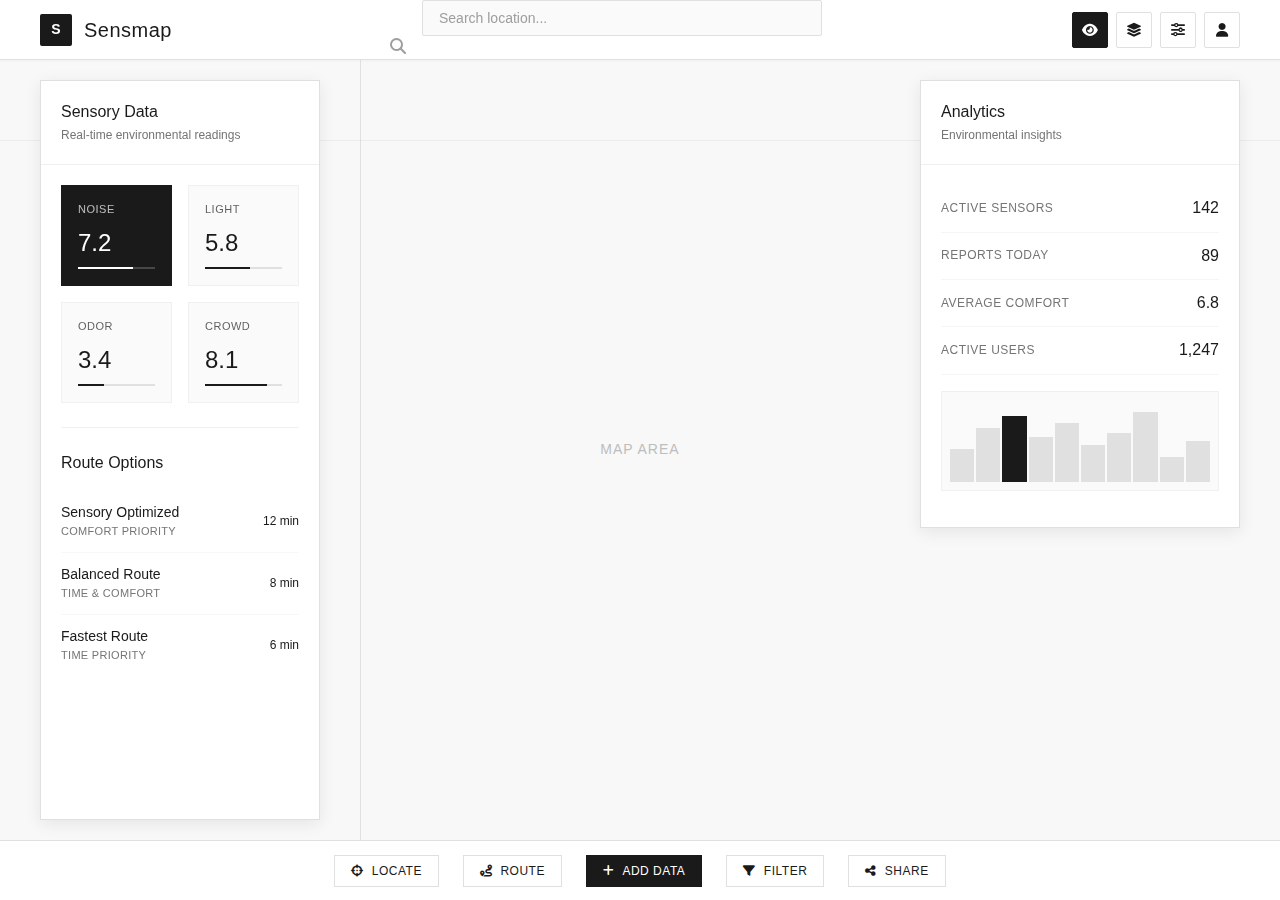
<file: UI#4.html>
<!DOCTYPE html>
<html lang="ko">
<head>
    <meta charset="UTF-8">
    <meta name="viewport" content="width=device-width, initial-scale=1.0">
    <title>Sensmap - Geometric Minimalism</title>
    <link rel="stylesheet" href="https://cdnjs.cloudflare.com/ajax/libs/font-awesome/6.5.1/css/all.min.css">
    <style>
        * {
            margin: 0;
            padding: 0;
            box-sizing: border-box;
        }

        body {
            font-family: 'Helvetica Neue', Arial, sans-serif;
            background: #FAFAFA;
            color: #1A1A1A;
            height: 100vh;
            overflow: hidden;
            line-height: 1.4;
        }

        /* Geometric Grid Background */
        .geometric-bg {
            position: absolute;
            width: 100%;
            height: 100%;
            background-image: 
                linear-gradient(rgba(26, 26, 26, 0.02) 1px, transparent 1px),
                linear-gradient(90deg, rgba(26, 26, 26, 0.02) 1px, transparent 1px);
            background-size: 40px 40px;
            z-index: 0;
        }

        /* Minimal Header Bar */
        .header-strip {
            position: fixed;
            top: 0;
            left: 0;
            right: 0;
            height: 60px;
            background: #FFFFFF;
            border-bottom: 1px solid #E0E0E0;
            display: flex;
            align-items: center;
            justify-content: space-between;
            padding: 0 40px;
            z-index: 1000;
            box-shadow: 0 1px 3px rgba(0, 0, 0, 0.04);
        }

        .logo-minimal {
            display: flex;
            align-items: center;
            gap: 12px;
        }

        .logo-square {
            width: 32px;
            height: 32px;
            background: #1A1A1A;
            border-radius: 2px;
            display: flex;
            align-items: center;
            justify-content: center;
            color: white;
            font-size: 14px;
            font-weight: 700;
        }

        .logo-text-minimal {
            font-size: 20px;
            font-weight: 300;
            letter-spacing: 0.5px;
            color: #1A1A1A;
        }

        .search-minimal {
            flex: 1;
            max-width: 400px;
            margin: 0 40px;
        }

        .search-input-minimal {
            width: 100%;
            height: 36px;
            border: 1px solid #E0E0E0;
            border-radius: 2px;
            padding: 0 40px 0 16px;
            font-size: 14px;
            color: #1A1A1A;
            background: #FAFAFA;
            transition: all 0.2s ease;
        }

        .search-input-minimal:focus {
            outline: none;
            border-color: #1A1A1A;
            background: #FFFFFF;
        }

        .search-input-minimal::placeholder {
            color: #9E9E9E;
        }

        .search-icon-minimal {
            position: relative;
            margin-left: -32px;
            color: #9E9E9E;
            pointer-events: none;
        }

        .header-controls {
            display: flex;
            gap: 8px;
        }

        .control-minimal {
            width: 36px;
            height: 36px;
            border: 1px solid #E0E0E0;
            border-radius: 2px;
            background: #FFFFFF;
            color: #1A1A1A;
            cursor: pointer;
            transition: all 0.2s ease;
            display: flex;
            align-items: center;
            justify-content: center;
            font-size: 14px;
        }

        .control-minimal:hover {
            background: #F5F5F5;
            border-color: #BDBDBD;
        }

        .control-minimal.active {
            background: #1A1A1A;
            color: #FFFFFF;
            border-color: #1A1A1A;
        }

        /* Geometric Panels */
        .panel-geometric {
            position: fixed;
            background: #FFFFFF;
            border: 1px solid #E0E0E0;
            box-shadow: 0 4px 16px rgba(0, 0, 0, 0.08);
            z-index: 999;
        }

        .left-panel {
            top: 80px;
            left: 40px;
            width: 280px;
            height: calc(100vh - 160px);
            display: flex;
            flex-direction: column;
        }

        .right-panel {
            top: 80px;
            right: 40px;
            width: 320px;
            max-height: calc(100vh - 160px);
            overflow-y: auto;
        }

        .panel-header-minimal {
            padding: 20px;
            border-bottom: 1px solid #F0F0F0;
        }

        .panel-title-minimal {
            font-size: 16px;
            font-weight: 400;
            color: #1A1A1A;
            margin-bottom: 4px;
        }

        .panel-subtitle-minimal {
            font-size: 12px;
            color: #757575;
            font-weight: 300;
        }

        .panel-content-minimal {
            padding: 20px;
            flex: 1;
        }

        /* Sensory Data Grid */
        .sensory-grid-minimal {
            display: grid;
            grid-template-columns: 1fr 1fr;
            gap: 16px;
        }

        .sensory-item-minimal {
            border: 1px solid #F0F0F0;
            padding: 16px;
            background: #FAFAFA;
            transition: all 0.2s ease;
            cursor: pointer;
        }

        .sensory-item-minimal:hover {
            background: #F5F5F5;
            border-color: #E0E0E0;
            transform: translateY(-1px);
        }

        .sensory-item-minimal.active {
            background: #1A1A1A;
            border-color: #1A1A1A;
            color: #FFFFFF;
        }

        .sensory-label-minimal {
            font-size: 11px;
            text-transform: uppercase;
            letter-spacing: 0.5px;
            margin-bottom: 8px;
            opacity: 0.7;
        }

        .sensory-value-minimal {
            font-size: 24px;
            font-weight: 300;
            margin-bottom: 8px;
        }

        .sensory-bar-minimal {
            width: 100%;
            height: 2px;
            background: rgba(0, 0, 0, 0.1);
            position: relative;
        }

        .sensory-item-minimal.active .sensory-bar-minimal {
            background: rgba(255, 255, 255, 0.2);
        }

        .sensory-fill-minimal {
            height: 100%;
            background: #1A1A1A;
            transition: width 0.8s ease;
        }

        .sensory-item-minimal.active .sensory-fill-minimal {
            background: #FFFFFF;
        }

        /* Route Information */
        .route-section {
            margin-top: 24px;
            padding-top: 24px;
            border-top: 1px solid #F0F0F0;
        }

        .route-option-minimal {
            display: flex;
            align-items: center;
            justify-content: space-between;
            padding: 12px 0;
            border-bottom: 1px solid #F8F8F8;
            cursor: pointer;
            transition: all 0.2s ease;
        }

        .route-option-minimal:hover {
            background: #FAFAFA;
            margin: 0 -20px;
            padding: 12px 20px;
        }

        .route-option-minimal:last-child {
            border-bottom: none;
        }

        .route-text-minimal {
            flex: 1;
        }

        .route-name-minimal {
            font-size: 14px;
            font-weight: 400;
            margin-bottom: 2px;
        }

        .route-desc-minimal {
            font-size: 11px;
            color: #757575;
            text-transform: uppercase;
            letter-spacing: 0.3px;
        }

        .route-metric-minimal {
            font-size: 12px;
            color: #1A1A1A;
            font-weight: 300;
        }

        /* Data Visualization */
        .data-section {
            padding: 20px;
        }

        .metric-row {
            display: flex;
            justify-content: space-between;
            align-items: center;
            padding: 12px 0;
            border-bottom: 1px solid #F5F5F5;
        }

        .metric-row:last-child {
            border-bottom: none;
        }

        .metric-label {
            font-size: 12px;
            text-transform: uppercase;
            letter-spacing: 0.5px;
            color: #757575;
        }

        .metric-value {
            font-size: 16px;
            font-weight: 300;
            color: #1A1A1A;
        }

        .metric-chart {
            width: 100%;
            height: 100px;
            background: #FAFAFA;
            border: 1px solid #F0F0F0;
            margin: 16px 0;
            display: flex;
            align-items: end;
            padding: 8px;
            gap: 2px;
        }

        .chart-bar {
            flex: 1;
            background: #E0E0E0;
            min-height: 4px;
            transition: all 0.3s ease;
        }

        .chart-bar.active {
            background: #1A1A1A;
        }

        /* Bottom Action Strip */
        .action-strip {
            position: fixed;
            bottom: 0;
            left: 0;
            right: 0;
            height: 60px;
            background: #FFFFFF;
            border-top: 1px solid #E0E0E0;
            display: flex;
            align-items: center;
            justify-content: center;
            gap: 24px;
            z-index: 1000;
        }

        .action-minimal {
            display: flex;
            align-items: center;
            gap: 8px;
            padding: 8px 16px;
            border: 1px solid #E0E0E0;
            background: #FFFFFF;
            color: #1A1A1A;
            cursor: pointer;
            transition: all 0.2s ease;
            font-size: 12px;
            text-transform: uppercase;
            letter-spacing: 0.5px;
        }

        .action-minimal:hover {
            background: #F5F5F5;
            border-color: #BDBDBD;
        }

        .action-minimal.primary {
            background: #1A1A1A;
            color: #FFFFFF;
            border-color: #1A1A1A;
        }

        .action-minimal.primary:hover {
            background: #333333;
        }

        /* Map Container */
        .map-area {
            position: absolute;
            top: 60px;
            left: 0;
            right: 0;
            bottom: 60px;
            background: #F8F8F8;
            display: flex;
            align-items: center;
            justify-content: center;
            z-index: 1;
        }

        .map-placeholder {
            color: #BDBDBD;
            font-size: 14px;
            text-transform: uppercase;
            letter-spacing: 1px;
            font-weight: 300;
        }

        /* Geometric Accent Elements */
        .accent-line {
            position: fixed;
            background: #1A1A1A;
            z-index: 998;
        }

        .line-vertical {
            width: 1px;
            height: 100%;
            left: 360px;
            top: 60px;
            opacity: 0.1;
        }

        .line-horizontal {
            height: 1px;
            width: 100%;
            top: 140px;
            left: 0;
            opacity: 0.05;
        }

        /* Responsive Design */
        @media (max-width: 768px) {
            .header-strip {
                padding: 0 20px;
            }

            .search-minimal {
                margin: 0 20px;
                max-width: 200px;
            }

            .left-panel,
            .right-panel {
                position: fixed;
                bottom: 0;
                left: 0;
                right: 0;
                top: auto;
                width: 100%;
                height: 60vh;
                transform: translateY(100%);
                transition: transform 0.3s ease;
                border-radius: 8px 8px 0 0;
            }

            .left-panel.open,
            .right-panel.open {
                transform: translateY(0);
            }

            .action-strip {
                padding: 0 20px;
                justify-content: space-between;
            }

            .accent-line {
                display: none;
            }

            .map-area {
                left: 0;
                right: 0;
            }
        }

        /* Subtle Animations */
        .fade-in {
            animation: fadeIn 0.4s ease-out;
        }

        @keyframes fadeIn {
            from { opacity: 0; transform: translateY(8px); }
            to { opacity: 1; transform: translateY(0); }
        }

        .slide-up {
            animation: slideUp 0.3s ease-out;
        }

        @keyframes slideUp {
            from { transform: translateY(20px); opacity: 0; }
            to { transform: translateY(0); opacity: 1; }
        }
    </style>
</head>
<body>
    <!-- Geometric Grid Background -->
    <div class="geometric-bg"></div>

    <!-- Geometric Accent Lines -->
    <div class="accent-line line-vertical"></div>
    <div class="accent-line line-horizontal"></div>

    <!-- Minimal Header -->
    <div class="header-strip">
        <div class="logo-minimal">
            <div class="logo-square">S</div>
            <div class="logo-text-minimal">Sensmap</div>
        </div>
        
        <div class="search-minimal">
            <input type="text" class="search-input-minimal" placeholder="Search location...">
            <i class="fas fa-search search-icon-minimal"></i>
        </div>
        
        <div class="header-controls">
            <button class="control-minimal active">
                <i class="fas fa-eye"></i>
            </button>
            <button class="control-minimal">
                <i class="fas fa-layer-group"></i>
            </button>
            <button class="control-minimal">
                <i class="fas fa-sliders-h"></i>
            </button>
            <button class="control-minimal">
                <i class="fas fa-user"></i>
            </button>
        </div>
    </div>

    <!-- Left Panel - Sensory Data -->
    <div class="panel-geometric left-panel fade-in">
        <div class="panel-header-minimal">
            <div class="panel-title-minimal">Sensory Data</div>
            <div class="panel-subtitle-minimal">Real-time environmental readings</div>
        </div>
        
        <div class="panel-content-minimal">
            <div class="sensory-grid-minimal">
                <div class="sensory-item-minimal active slide-up">
                    <div class="sensory-label-minimal">Noise</div>
                    <div class="sensory-value-minimal">7.2</div>
                    <div class="sensory-bar-minimal">
                        <div class="sensory-fill-minimal" style="width: 72%"></div>
                    </div>
                </div>
                
                <div class="sensory-item-minimal slide-up" style="animation-delay: 0.1s">
                    <div class="sensory-label-minimal">Light</div>
                    <div class="sensory-value-minimal">5.8</div>
                    <div class="sensory-bar-minimal">
                        <div class="sensory-fill-minimal" style="width: 58%"></div>
                    </div>
                </div>
                
                <div class="sensory-item-minimal slide-up" style="animation-delay: 0.2s">
                    <div class="sensory-label-minimal">Odor</div>
                    <div class="sensory-value-minimal">3.4</div>
                    <div class="sensory-bar-minimal">
                        <div class="sensory-fill-minimal" style="width: 34%"></div>
                    </div>
                </div>
                
                <div class="sensory-item-minimal slide-up" style="animation-delay: 0.3s">
                    <div class="sensory-label-minimal">Crowd</div>
                    <div class="sensory-value-minimal">8.1</div>
                    <div class="sensory-bar-minimal">
                        <div class="sensory-fill-minimal" style="width: 81%"></div>
                    </div>
                </div>
            </div>
            
            <div class="route-section">
                <div class="panel-title-minimal" style="margin-bottom: 16px;">Route Options</div>
                
                <div class="route-option-minimal">
                    <div class="route-text-minimal">
                        <div class="route-name-minimal">Sensory Optimized</div>
                        <div class="route-desc-minimal">Comfort Priority</div>
                    </div>
                    <div class="route-metric-minimal">12 min</div>
                </div>
                
                <div class="route-option-minimal">
                    <div class="route-text-minimal">
                        <div class="route-name-minimal">Balanced Route</div>
                        <div class="route-desc-minimal">Time & Comfort</div>
                    </div>
                    <div class="route-metric-minimal">8 min</div>
                </div>
                
                <div class="route-option-minimal">
                    <div class="route-text-minimal">
                        <div class="route-name-minimal">Fastest Route</div>
                        <div class="route-desc-minimal">Time Priority</div>
                    </div>
                    <div class="route-metric-minimal">6 min</div>
                </div>
            </div>
        </div>
    </div>

    <!-- Right Panel - Analytics -->
    <div class="panel-geometric right-panel fade-in" style="animation-delay: 0.2s">
        <div class="panel-header-minimal">
            <div class="panel-title-minimal">Analytics</div>
            <div class="panel-subtitle-minimal">Environmental insights</div>
        </div>
        
        <div class="data-section">
            <div class="metric-row">
                <div class="metric-label">Active Sensors</div>
                <div class="metric-value">142</div>
            </div>
            <div class="metric-row">
                <div class="metric-label">Reports Today</div>
                <div class="metric-value">89</div>
            </div>
            <div class="metric-row">
                <div class="metric-label">Average Comfort</div>
                <div class="metric-value">6.8</div>
            </div>
            <div class="metric-row">
                <div class="metric-label">Active Users</div>
                <div class="metric-value">1,247</div>
            </div>
            
            <div class="metric-chart">
                <div class="chart-bar" style="height: 40%"></div>
                <div class="chart-bar" style="height: 65%"></div>
                <div class="chart-bar active" style="height: 80%"></div>
                <div class="chart-bar" style="height: 55%"></div>
                <div class="chart-bar" style="height: 72%"></div>
                <div class="chart-bar" style="height: 45%"></div>
                <div class="chart-bar" style="height: 60%"></div>
                <div class="chart-bar" style="height: 85%"></div>
                <div class="chart-bar" style="height: 30%"></div>
                <div class="chart-bar" style="height: 50%"></div>
            </div>
        </div>
    </div>

    <!-- Map Area -->
    <div class="map-area">
        <div class="map-placeholder">Map Area</div>
    </div>

    <!-- Bottom Action Strip -->
    <div class="action-strip">
        <button class="action-minimal">
            <i class="fas fa-crosshairs"></i>
            Locate
        </button>
        <button class="action-minimal">
            <i class="fas fa-route"></i>
            Route
        </button>
        <button class="action-minimal primary">
            <i class="fas fa-plus"></i>
            Add Data
        </button>
        <button class="action-minimal">
            <i class="fas fa-filter"></i>
            Filter
        </button>
        <button class="action-minimal">
            <i class="fas fa-share-alt"></i>
            Share
        </button>
    </div>
</body>
</html>
</file>
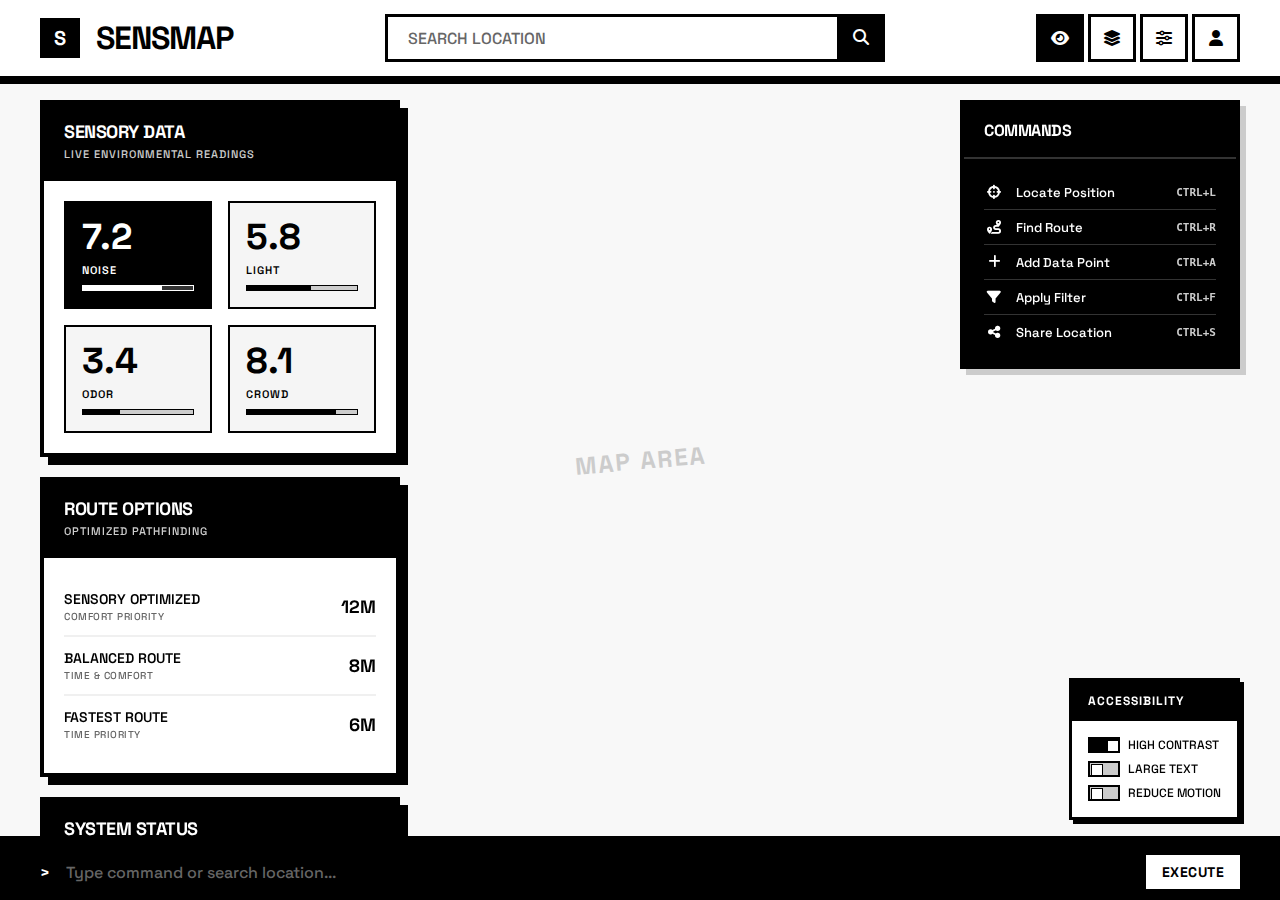
<file: UI#5.html>
<!DOCTYPE html>
<html lang="ko">
<head>
    <meta charset="UTF-8">
    <meta name="viewport" content="width=device-width, initial-scale=1.0">
    <title>Sensmap - Brutalist Typography</title>
    <link rel="stylesheet" href="https://cdnjs.cloudflare.com/ajax/libs/font-awesome/6.5.1/css/all.min.css">
    <style>
        @import url('https://fonts.googleapis.com/css2?family=Space+Grotesk:wght@300;400;500;600;700&display=swap');
        
        * {
            margin: 0;
            padding: 0;
            box-sizing: border-box;
        }

        body {
            font-family: 'Space Grotesk', monospace;
            background: #F5F5F5;
            color: #000000;
            height: 100vh;
            overflow: hidden;
            font-weight: 400;
        }

        /* Bold Typography System */
        .typography-large {
            font-size: 48px;
            font-weight: 700;
            line-height: 0.9;
            letter-spacing: -2px;
        }

        .typography-medium {
            font-size: 24px;
            font-weight: 600;
            line-height: 1.1;
            letter-spacing: -1px;
        }

        .typography-small {
            font-size: 12px;
            font-weight: 500;
            line-height: 1.2;
            letter-spacing: 0.5px;
            text-transform: uppercase;
        }

        /* Header with Bold Typography */
        .brutalist-header {
            position: fixed;
            top: 0;
            left: 0;
            right: 0;
            height: 80px;
            background: #FFFFFF;
            border-bottom: 4px solid #000000;
            display: flex;
            align-items: center;
            justify-content: space-between;
            padding: 0 40px;
            z-index: 1000;
        }

        .logo-brutalist {
            display: flex;
            align-items: center;
            gap: 16px;
        }

        .logo-block {
            width: 40px;
            height: 40px;
            background: #000000;
            color: #FFFFFF;
            display: flex;
            align-items: center;
            justify-content: center;
            font-size: 20px;
            font-weight: 700;
        }

        .logo-text-brutalist {
            font-size: 32px;
            font-weight: 700;
            color: #000000;
            letter-spacing: -1px;
        }

        .search-brutalist {
            flex: 1;
            max-width: 500px;
            margin: 0 40px;
            position: relative;
        }

        .search-input-brutalist {
            width: 100%;
            height: 48px;
            border: 3px solid #000000;
            background: #FFFFFF;
            padding: 0 50px 0 20px;
            font-size: 16px;
            font-weight: 500;
            color: #000000;
            font-family: 'Space Grotesk', monospace;
        }

        .search-input-brutalist:focus {
            outline: none;
            background: #000000;
            color: #FFFFFF;
        }

        .search-input-brutalist::placeholder {
            color: #666666;
            font-weight: 500;
        }

        .search-input-brutalist:focus::placeholder {
            color: #CCCCCC;
        }

        .search-btn-brutalist {
            position: absolute;
            right: 0;
            top: 0;
            width: 48px;
            height: 48px;
            background: #000000;
            border: none;
            color: #FFFFFF;
            cursor: pointer;
            font-size: 16px;
            transition: all 0.2s ease;
        }

        .search-btn-brutalist:hover {
            background: #333333;
        }

        .header-actions-brutalist {
            display: flex;
            gap: 4px;
        }

        .action-block {
            width: 48px;
            height: 48px;
            background: #FFFFFF;
            border: 3px solid #000000;
            color: #000000;
            cursor: pointer;
            transition: all 0.2s ease;
            display: flex;
            align-items: center;
            justify-content: center;
            font-size: 16px;
            font-weight: 600;
        }

        .action-block:hover,
        .action-block.active {
            background: #000000;
            color: #FFFFFF;
        }

        /* Brutalist Data Blocks */
        .data-container {
            position: fixed;
            top: 100px;
            left: 40px;
            width: 360px;
            z-index: 999;
        }

        .data-block {
            background: #FFFFFF;
            border: 4px solid #000000;
            margin-bottom: 20px;
            overflow: hidden;
            box-shadow: 8px 8px 0px #000000;
        }

        .block-header {
            background: #000000;
            color: #FFFFFF;
            padding: 16px 20px;
            border-bottom: 4px solid #000000;
        }

        .block-title {
            font-size: 18px;
            font-weight: 700;
            letter-spacing: -0.5px;
            margin-bottom: 4px;
        }

        .block-subtitle {
            font-size: 11px;
            font-weight: 500;
            text-transform: uppercase;
            letter-spacing: 1px;
            opacity: 0.8;
        }

        .block-content {
            padding: 20px;
        }

        /* Sensory Data Grid */
        .sensory-brutalist-grid {
            display: grid;
            grid-template-columns: 1fr 1fr;
            gap: 16px;
        }

        .sensory-brutalist-item {
            border: 2px solid #000000;
            padding: 16px;
            background: #F5F5F5;
            cursor: pointer;
            transition: all 0.2s ease;
            position: relative;
        }

        .sensory-brutalist-item:hover {
            background: #000000;
            color: #FFFFFF;
            transform: translate(-2px, -2px);
            box-shadow: 4px 4px 0px #000000;
        }

        .sensory-brutalist-item.active {
            background: #000000;
            color: #FFFFFF;
        }

        .sensory-number {
            font-size: 36px;
            font-weight: 700;
            line-height: 1;
            margin-bottom: 8px;
        }

        .sensory-label-brutalist {
            font-size: 11px;
            font-weight: 600;
            text-transform: uppercase;
            letter-spacing: 1px;
            margin-bottom: 8px;
        }

        .sensory-bar-brutalist {
            width: 100%;
            height: 6px;
            background: #CCCCCC;
            border: 1px solid #000000;
            position: relative;
            overflow: hidden;
        }

        .sensory-brutalist-item:hover .sensory-bar-brutalist,
        .sensory-brutalist-item.active .sensory-bar-brutalist {
            background: #333333;
            border-color: #FFFFFF;
        }

        .sensory-bar-fill {
            height: 100%;
            background: #000000;
            transition: width 0.8s ease;
        }

        .sensory-brutalist-item:hover .sensory-bar-fill,
        .sensory-brutalist-item.active .sensory-bar-fill {
            background: #FFFFFF;
        }

        /* Route Block */
        .route-list {
            list-style: none;
        }

        .route-item {
            display: flex;
            justify-content: space-between;
            align-items: center;
            padding: 12px 0;
            border-bottom: 2px solid #F0F0F0;
            cursor: pointer;
            transition: all 0.2s ease;
        }

        .route-item:hover {
            background: #F0F0F0;
            margin: 0 -20px;
            padding: 12px 20px;
            border-bottom-color: #000000;
        }

        .route-item:last-child {
            border-bottom: none;
        }

        .route-name-brutalist {
            font-size: 14px;
            font-weight: 600;
            margin-bottom: 2px;
        }

        .route-type-brutalist {
            font-size: 10px;
            font-weight: 500;
            text-transform: uppercase;
            letter-spacing: 0.5px;
            color: #666666;
        }

        .route-time {
            font-size: 18px;
            font-weight: 700;
            color: #000000;
        }

        /* Stats Block */
        .stats-grid {
            display: grid;
            grid-template-columns: 1fr 1fr;
            gap: 16px;
        }

        .stat-block {
            text-align: center;
            padding: 16px;
            border: 2px solid #000000;
            background: #F8F8F8;
        }

        .stat-number {
            font-size: 28px;
            font-weight: 700;
            line-height: 1;
            margin-bottom: 8px;
            color: #000000;
        }

        .stat-label {
            font-size: 10px;
            font-weight: 600;
            text-transform: uppercase;
            letter-spacing: 0.5px;
            color: #666666;
        }

        /* Right Side Commands */
        .command-panel {
            position: fixed;
            top: 100px;
            right: 40px;
            width: 280px;
            z-index: 999;
        }

        .command-block {
            background: #000000;
            color: #FFFFFF;
            border: 4px solid #000000;
            margin-bottom: 16px;
            box-shadow: 6px 6px 0px #CCCCCC;
        }

        .command-header {
            padding: 16px 20px;
            border-bottom: 2px solid #333333;
        }

        .command-title {
            font-size: 16px;
            font-weight: 700;
            letter-spacing: -0.5px;
        }

        .command-list {
            padding: 16px 20px;
        }

        .command-item {
            display: flex;
            align-items: center;
            gap: 12px;
            padding: 8px 0;
            cursor: pointer;
            border-bottom: 1px solid #333333;
            transition: all 0.2s ease;
        }

        .command-item:hover {
            background: #222222;
            margin: 0 -20px;
            padding: 8px 20px;
        }

        .command-item:last-child {
            border-bottom: none;
        }

        .command-icon {
            width: 20px;
            text-align: center;
            font-size: 14px;
        }

        .command-text {
            font-size: 13px;
            font-weight: 500;
            flex: 1;
        }

        .command-shortcut {
            font-size: 11px;
            font-weight: 600;
            color: #CCCCCC;
            font-family: monospace;
        }

        /* Bottom Command Bar */
        .command-bar {
            position: fixed;
            bottom: 0;
            left: 0;
            right: 0;
            height: 60px;
            background: #000000;
            color: #FFFFFF;
            display: flex;
            align-items: center;
            padding: 0 40px;
            z-index: 1000;
            border-top: 4px solid #000000;
        }

        .command-input {
            flex: 1;
            background: transparent;
            border: none;
            color: #FFFFFF;
            font-size: 16px;
            font-weight: 500;
            font-family: 'Space Grotesk', monospace;
            outline: none;
        }

        .command-input::placeholder {
            color: #666666;
            font-weight: 500;
        }

        .command-prompt {
            margin-right: 16px;
            font-size: 16px;
            font-weight: 700;
            color: #FFFFFF;
        }

        .command-execute {
            background: #FFFFFF;
            color: #000000;
            border: none;
            padding: 8px 16px;
            font-size: 14px;
            font-weight: 700;
            cursor: pointer;
            text-transform: uppercase;
            letter-spacing: 0.5px;
            font-family: 'Space Grotesk', monospace;
        }

        .command-execute:hover {
            background: #F0F0F0;
        }

        /* Map Area */
        .map-brutalist {
            position: absolute;
            top: 80px;
            left: 0;
            right: 0;
            bottom: 60px;
            background: #F8F8F8;
            border: 4px solid #000000;
            border-left: none;
            border-right: none;
            display: flex;
            align-items: center;
            justify-content: center;
            z-index: 1;
        }

        .map-label-brutalist {
            font-size: 24px;
            font-weight: 700;
            color: #CCCCCC;
            text-transform: uppercase;
            letter-spacing: 2px;
            transform: rotate(-5deg);
        }

        /* Accessibility Panel */
        .accessibility-brutalist {
            position: fixed;
            bottom: 80px;
            right: 40px;
            background: #FFFFFF;
            border: 3px solid #000000;
            box-shadow: 4px 4px 0px #000000;
            z-index: 999;
        }

        .accessibility-header {
            background: #000000;
            color: #FFFFFF;
            padding: 12px 16px;
            font-size: 12px;
            font-weight: 700;
            text-transform: uppercase;
            letter-spacing: 1px;
        }

        .accessibility-options {
            padding: 16px;
            display: flex;
            flex-direction: column;
            gap: 8px;
        }

        .accessibility-toggle {
            display: flex;
            align-items: center;
            gap: 8px;
            font-size: 12px;
            font-weight: 500;
            cursor: pointer;
        }

        .toggle-switch {
            width: 32px;
            height: 16px;
            background: #CCCCCC;
            border: 2px solid #000000;
            position: relative;
            transition: background 0.2s ease;
        }

        .toggle-switch.active {
            background: #000000;
        }

        .toggle-knob {
            width: 12px;
            height: 12px;
            background: #FFFFFF;
            border: 1px solid #000000;
            position: absolute;
            top: 1px;
            left: 1px;
            transition: transform 0.2s ease;
        }

        .toggle-switch.active .toggle-knob {
            transform: translateX(16px);
        }

        /* Mobile Responsive */
        @media (max-width: 768px) {
            .brutalist-header {
                padding: 0 20px;
                height: 70px;
            }

            .logo-text-brutalist {
                font-size: 24px;
            }

            .search-brutalist {
                margin: 0 20px;
                max-width: 200px;
            }

            .data-container,
            .command-panel {
                position: fixed;
                bottom: 60px;
                left: 0;
                right: 0;
                width: 100%;
                height: 50vh;
                overflow-y: auto;
                transform: translateY(100%);
                transition: transform 0.3s ease;
                background: #FFFFFF;
                border: 3px solid #000000;
                border-bottom: none;
            }

            .data-container.open,
            .command-panel.open {
                transform: translateY(0);
            }

            .command-bar {
                padding: 0 20px;
            }

            .accessibility-brutalist {
                bottom: 70px;
                right: 20px;
            }

            .map-brutalist {
                top: 70px;
            }
        }

        /* Animation System */
        .slide-in-left {
            animation: slideInLeft 0.4s ease-out;
        }

        @keyframes slideInLeft {
            from { transform: translateX(-100%); opacity: 0; }
            to { transform: translateX(0); opacity: 1; }
        }

        .slide-in-right {
            animation: slideInRight 0.4s ease-out;
        }

        @keyframes slideInRight {
            from { transform: translateX(100%); opacity: 0; }
            to { transform: translateX(0); opacity: 1; }
        }

        .fade-in-up {
            animation: fadeInUp 0.3s ease-out;
        }

        @keyframes fadeInUp {
            from { transform: translateY(20px); opacity: 0; }
            to { transform: translateY(0); opacity: 1; }
        }
    </style>
</head>
<body>
    <!-- Brutalist Header -->
    <div class="brutalist-header">
        <div class="logo-brutalist">
            <div class="logo-block">S</div>
            <div class="logo-text-brutalist">SENSMAP</div>
        </div>
        
        <div class="search-brutalist">
            <input type="text" class="search-input-brutalist" placeholder="SEARCH LOCATION">
            <button class="search-btn-brutalist">
                <i class="fas fa-search"></i>
            </button>
        </div>
        
        <div class="header-actions-brutalist">
            <button class="action-block active">
                <i class="fas fa-eye"></i>
            </button>
            <button class="action-block">
                <i class="fas fa-layer-group"></i>
            </button>
            <button class="action-block">
                <i class="fas fa-sliders-h"></i>
            </button>
            <button class="action-block">
                <i class="fas fa-user"></i>
            </button>
        </div>
    </div>

    <!-- Data Container -->
    <div class="data-container slide-in-left">
        <!-- Sensory Data Block -->
        <div class="data-block">
            <div class="block-header">
                <div class="block-title">SENSORY DATA</div>
                <div class="block-subtitle">LIVE ENVIRONMENTAL READINGS</div>
            </div>
            <div class="block-content">
                <div class="sensory-brutalist-grid">
                    <div class="sensory-brutalist-item active fade-in-up">
                        <div class="sensory-number">7.2</div>
                        <div class="sensory-label-brutalist">NOISE</div>
                        <div class="sensory-bar-brutalist">
                            <div class="sensory-bar-fill" style="width: 72%"></div>
                        </div>
                    </div>
                    
                    <div class="sensory-brutalist-item fade-in-up" style="animation-delay: 0.1s">
                        <div class="sensory-number">5.8</div>
                        <div class="sensory-label-brutalist">LIGHT</div>
                        <div class="sensory-bar-brutalist">
                            <div class="sensory-bar-fill" style="width: 58%"></div>
                        </div>
                    </div>
                    
                    <div class="sensory-brutalist-item fade-in-up" style="animation-delay: 0.2s">
                        <div class="sensory-number">3.4</div>
                        <div class="sensory-label-brutalist">ODOR</div>
                        <div class="sensory-bar-brutalist">
                            <div class="sensory-bar-fill" style="width: 34%"></div>
                        </div>
                    </div>
                    
                    <div class="sensory-brutalist-item fade-in-up" style="animation-delay: 0.3s">
                        <div class="sensory-number">8.1</div>
                        <div class="sensory-label-brutalist">CROWD</div>
                        <div class="sensory-bar-brutalist">
                            <div class="sensory-bar-fill" style="width: 81%"></div>
                        </div>
                    </div>
                </div>
            </div>
        </div>

        <!-- Route Block -->
        <div class="data-block">
            <div class="block-header">
                <div class="block-title">ROUTE OPTIONS</div>
                <div class="block-subtitle">OPTIMIZED PATHFINDING</div>
            </div>
            <div class="block-content">
                <ul class="route-list">
                    <li class="route-item">
                        <div>
                            <div class="route-name-brutalist">SENSORY OPTIMIZED</div>
                            <div class="route-type-brutalist">COMFORT PRIORITY</div>
                        </div>
                        <div class="route-time">12M</div>
                    </li>
                    <li class="route-item">
                        <div>
                            <div class="route-name-brutalist">BALANCED ROUTE</div>
                            <div class="route-type-brutalist">TIME & COMFORT</div>
                        </div>
                        <div class="route-time">8M</div>
                    </li>
                    <li class="route-item">
                        <div>
                            <div class="route-name-brutalist">FASTEST ROUTE</div>
                            <div class="route-type-brutalist">TIME PRIORITY</div>
                        </div>
                        <div class="route-time">6M</div>
                    </li>
                </ul>
            </div>
        </div>

        <!-- Stats Block -->
        <div class="data-block">
            <div class="block-header">
                <div class="block-title">SYSTEM STATUS</div>
                <div class="block-subtitle">REAL-TIME METRICS</div>
            </div>
            <div class="block-content">
                <div class="stats-grid">
                    <div class="stat-block">
                        <div class="stat-number">142</div>
                        <div class="stat-label">SENSORS</div>
                    </div>
                    <div class="stat-block">
                        <div class="stat-number">89</div>
                        <div class="stat-label">REPORTS</div>
                    </div>
                    <div class="stat-block">
                        <div class="stat-number">6.8</div>
                        <div class="stat-label">COMFORT</div>
                    </div>
                    <div class="stat-block">
                        <div class="stat-number">1.2K</div>
                        <div class="stat-label">USERS</div>
                    </div>
                </div>
            </div>
        </div>
    </div>

    <!-- Command Panel -->
    <div class="command-panel slide-in-right">
        <div class="command-block">
            <div class="command-header">
                <div class="command-title">COMMANDS</div>
            </div>
            <div class="command-list">
                <div class="command-item">
                    <div class="command-icon"><i class="fas fa-crosshairs"></i></div>
                    <div class="command-text">Locate Position</div>
                    <div class="command-shortcut">CTRL+L</div>
                </div>
                <div class="command-item">
                    <div class="command-icon"><i class="fas fa-route"></i></div>
                    <div class="command-text">Find Route</div>
                    <div class="command-shortcut">CTRL+R</div>
                </div>
                <div class="command-item">
                    <div class="command-icon"><i class="fas fa-plus"></i></div>
                    <div class="command-text">Add Data Point</div>
                    <div class="command-shortcut">CTRL+A</div>
                </div>
                <div class="command-item">
                    <div class="command-icon"><i class="fas fa-filter"></i></div>
                    <div class="command-text">Apply Filter</div>
                    <div class="command-shortcut">CTRL+F</div>
                </div>
                <div class="command-item">
                    <div class="command-icon"><i class="fas fa-share-alt"></i></div>
                    <div class="command-text">Share Location</div>
                    <div class="command-shortcut">CTRL+S</div>
                </div>
            </div>
        </div>
    </div>

    <!-- Accessibility Panel -->
    <div class="accessibility-brutalist">
        <div class="accessibility-header">ACCESSIBILITY</div>
        <div class="accessibility-options">
            <div class="accessibility-toggle">
                <div class="toggle-switch active">
                    <div class="toggle-knob"></div>
                </div>
                <span>HIGH CONTRAST</span>
            </div>
            <div class="accessibility-toggle">
                <div class="toggle-switch">
                    <div class="toggle-knob"></div>
                </div>
                <span>LARGE TEXT</span>
            </div>
            <div class="accessibility-toggle">
                <div class="toggle-switch">
                    <div class="toggle-knob"></div>
                </div>
                <span>REDUCE MOTION</span>
            </div>
        </div>
    </div>

    <!-- Map Area -->
    <div class="map-brutalist">
        <div class="map-label-brutalist">MAP AREA</div>
    </div>

    <!-- Command Bar -->
    <div class="command-bar">
        <div class="command-prompt">></div>
        <input type="text" class="command-input" placeholder="Type command or search location...">
        <button class="command-execute">EXECUTE</button>
    </div>
</body>
</html>
</file>
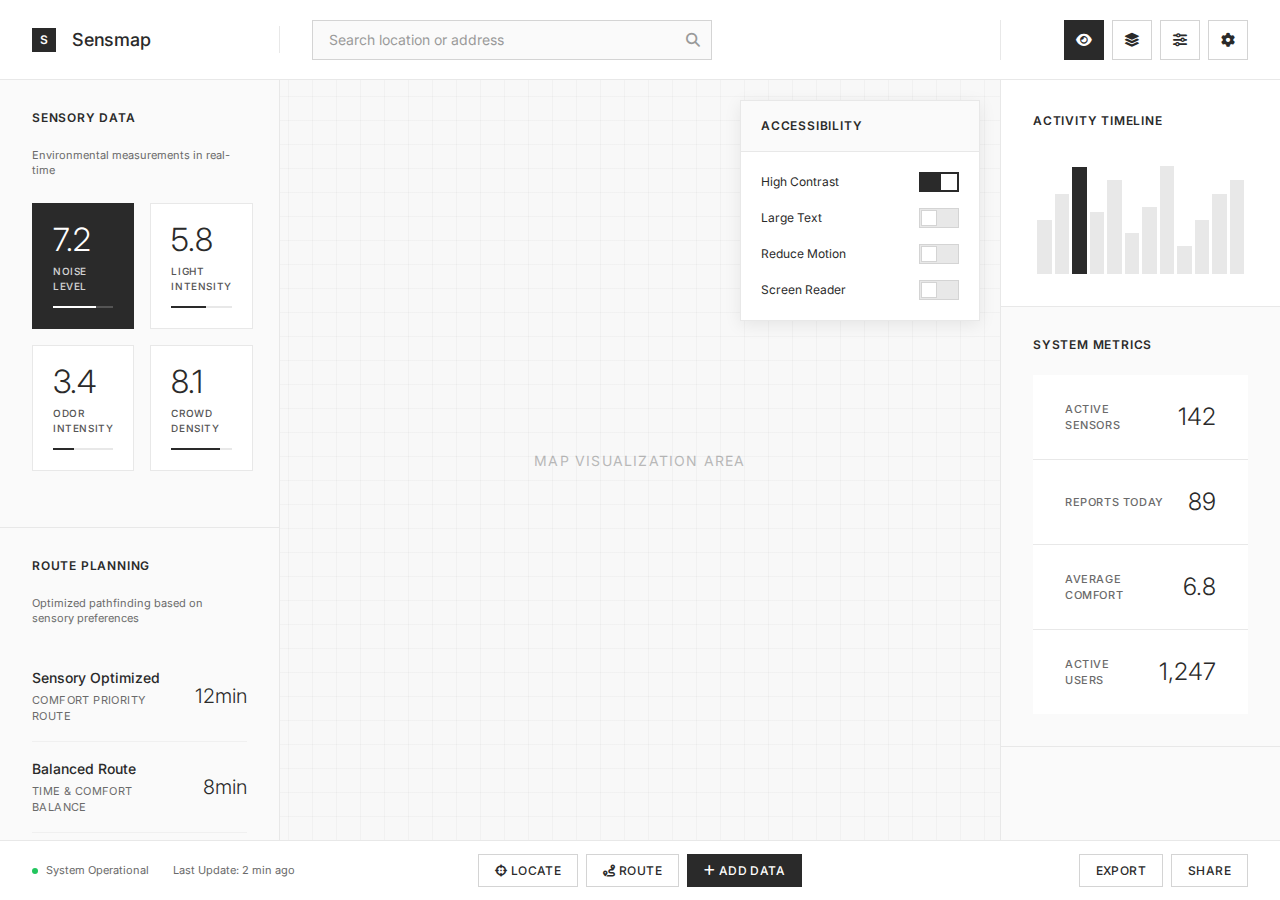
<file: UI#6.html>
<!DOCTYPE html>
<html lang="ko">
<head>
    <meta charset="UTF-8">
    <meta name="viewport" content="width=device-width, initial-scale=1.0">
    <title>Sensmap - Swiss Grid System</title>
    <link rel="stylesheet" href="https://cdnjs.cloudflare.com/ajax/libs/font-awesome/6.5.1/css/all.min.css">
    <style>
        @import url('https://fonts.googleapis.com/css2?family=Inter:wght@300;400;500;600;700&display=swap');
        
        * {
            margin: 0;
            padding: 0;
            box-sizing: border-box;
        }

        body {
            font-family: 'Inter', sans-serif;
            background: #FFFFFF;
            color: #2A2A2A;
            height: 100vh;
            overflow: hidden;
            line-height: 1.5;
        }

        /* Swiss Grid System */
        .grid-container {
            position: absolute;
            width: 100%;
            height: 100%;
            display: grid;
            grid-template-columns: 280px 1fr 280px;
            grid-template-rows: 80px 1fr 60px;
            gap: 0;
            grid-template-areas:
                "header header header"
                "sidebar main rightbar"
                "footer footer footer";
        }

        /* Grid Guides (Visual) */
        .grid-guide {
            position: absolute;
            background: rgba(255, 0, 0, 0.05);
            pointer-events: none;
            z-index: 0;
        }

        .grid-guide-vertical {
            width: 1px;
            height: 100%;
            background: rgba(255, 0, 0, 0.1);
        }

        .grid-guide-horizontal {
            height: 1px;
            width: 100%;
            background: rgba(255, 0, 0, 0.1);
        }

        /* Header Grid */
        .header-swiss {
            grid-area: header;
            background: #FFFFFF;
            border-bottom: 1px solid #E8E8E8;
            display: grid;
            grid-template-columns: 280px 1fr 280px;
            align-items: center;
            z-index: 1000;
        }

        .header-logo {
            padding: 0 32px;
            display: flex;
            align-items: center;
            gap: 16px;
            border-right: 1px solid #E8E8E8;
        }

        .logo-swiss {
            width: 24px;
            height: 24px;
            background: #2A2A2A;
            display: flex;
            align-items: center;
            justify-content: center;
            color: #FFFFFF;
            font-size: 12px;
            font-weight: 600;
        }

        .logo-text-swiss {
            font-size: 18px;
            font-weight: 500;
            color: #2A2A2A;
            letter-spacing: -0.2px;
        }

        .header-search {
            padding: 0 32px;
            display: flex;
            align-items: center;
        }

        .search-swiss {
            flex: 1;
            max-width: 400px;
            position: relative;
        }

        .search-input-swiss {
            width: 100%;
            height: 40px;
            border: 1px solid #D4D4D4;
            padding: 0 40px 0 16px;
            font-size: 14px;
            color: #2A2A2A;
            background: #FAFAFA;
            transition: all 0.2s ease;
            font-family: 'Inter', sans-serif;
        }

        .search-input-swiss:focus {
            outline: none;
            border-color: #2A2A2A;
            background: #FFFFFF;
        }

        .search-input-swiss::placeholder {
            color: #9A9A9A;
        }

        .search-icon-swiss {
            position: absolute;
            right: 12px;
            top: 50%;
            transform: translateY(-50%);
            color: #9A9A9A;
            font-size: 14px;
        }

        .header-actions {
            padding: 0 32px;
            display: flex;
            justify-content: flex-end;
            gap: 8px;
            border-left: 1px solid #E8E8E8;
        }

        .action-swiss {
            width: 40px;
            height: 40px;
            border: 1px solid #D4D4D4;
            background: #FFFFFF;
            color: #2A2A2A;
            cursor: pointer;
            transition: all 0.2s ease;
            display: flex;
            align-items: center;
            justify-content: center;
            font-size: 14px;
        }

        .action-swiss:hover {
            background: #F5F5F5;
            border-color: #B8B8B8;
        }

        .action-swiss.active {
            background: #2A2A2A;
            color: #FFFFFF;
            border-color: #2A2A2A;
        }

        /* Left Sidebar */
        .sidebar-swiss {
            grid-area: sidebar;
            background: #FAFAFA;
            border-right: 1px solid #E8E8E8;
            overflow-y: auto;
            z-index: 999;
        }

        .sidebar-section {
            padding: 32px;
            border-bottom: 1px solid #E8E8E8;
        }

        .section-title {
            font-size: 12px;
            font-weight: 600;
            color: #2A2A2A;
            text-transform: uppercase;
            letter-spacing: 0.8px;
            margin-bottom: 24px;
            line-height: 1;
        }

        .section-subtitle {
            font-size: 11px;
            color: #6A6A6A;
            margin-bottom: 24px;
            line-height: 1.4;
        }

        /* Sensory Data */
        .sensory-swiss-grid {
            display: grid;
            grid-template-columns: 1fr 1fr;
            gap: 16px;
            margin-bottom: 24px;
        }

        .sensory-swiss-card {
            background: #FFFFFF;
            border: 1px solid #E8E8E8;
            padding: 20px;
            cursor: pointer;
            transition: all 0.2s ease;
        }

        .sensory-swiss-card:hover {
            border-color: #2A2A2A;
            transform: translateY(-1px);
            box-shadow: 0 4px 12px rgba(0, 0, 0, 0.08);
        }

        .sensory-swiss-card.active {
            background: #2A2A2A;
            color: #FFFFFF;
            border-color: #2A2A2A;
        }

        .sensory-value-swiss {
            font-size: 32px;
            font-weight: 300;
            line-height: 1;
            margin-bottom: 8px;
        }

        .sensory-label-swiss {
            font-size: 10px;
            font-weight: 500;
            text-transform: uppercase;
            letter-spacing: 0.6px;
            margin-bottom: 12px;
            opacity: 0.8;
        }

        .sensory-meter {
            width: 100%;
            height: 2px;
            background: #E8E8E8;
            position: relative;
            overflow: hidden;
        }

        .sensory-swiss-card.active .sensory-meter {
            background: rgba(255, 255, 255, 0.2);
        }

        .sensory-meter-fill {
            height: 100%;
            background: #2A2A2A;
            transition: width 0.8s ease;
        }

        .sensory-swiss-card.active .sensory-meter-fill {
            background: #FFFFFF;
        }

        /* Route Options */
        .route-swiss-list {
            list-style: none;
        }

        .route-swiss-item {
            display: grid;
            grid-template-columns: 1fr auto;
            gap: 16px;
            align-items: center;
            padding: 16px 0;
            border-bottom: 1px solid #F0F0F0;
            cursor: pointer;
            transition: all 0.2s ease;
        }

        .route-swiss-item:hover {
            background: #F8F8F8;
            margin: 0 -32px;
            padding: 16px 32px;
        }

        .route-swiss-item:last-child {
            border-bottom: none;
        }

        .route-info {
            display: grid;
            gap: 4px;
        }

        .route-name-swiss {
            font-size: 14px;
            font-weight: 500;
            color: #2A2A2A;
        }

        .route-desc-swiss {
            font-size: 11px;
            color: #6A6A6A;
            text-transform: uppercase;
            letter-spacing: 0.4px;
        }

        .route-time-swiss {
            font-size: 20px;
            font-weight: 300;
            color: #2A2A2A;
            text-align: right;
        }

        /* Right Panel */
        .rightbar-swiss {
            grid-area: rightbar;
            background: #FAFAFA;
            border-left: 1px solid #E8E8E8;
            overflow-y: auto;
            z-index: 999;
        }

        /* Statistics */
        .stats-swiss-grid {
            display: grid;
            grid-template-columns: 1fr;
            gap: 1px;
            background: #E8E8E8;
        }

        .stat-swiss-item {
            background: #FFFFFF;
            padding: 24px 32px;
            display: grid;
            grid-template-columns: 1fr auto;
            gap: 16px;
            align-items: center;
        }

        .stat-label-swiss {
            font-size: 11px;
            font-weight: 500;
            text-transform: uppercase;
            letter-spacing: 0.6px;
            color: #6A6A6A;
        }

        .stat-value-swiss {
            font-size: 24px;
            font-weight: 300;
            color: #2A2A2A;
            text-align: right;
        }

        /* Data Visualization */
        .chart-swiss {
            padding: 32px;
            background: #FFFFFF;
            border-bottom: 1px solid #E8E8E8;
        }

        .chart-title {
            font-size: 12px;
            font-weight: 600;
            text-transform: uppercase;
            letter-spacing: 0.8px;
            color: #2A2A2A;
            margin-bottom: 24px;
        }

        .chart-container {
            width: 100%;
            height: 120px;
            display: flex;
            align-items: end;
            gap: 3px;
            padding: 0 4px;
        }

        .chart-bar-swiss {
            flex: 1;
            background: #E8E8E8;
            min-height: 4px;
            transition: all 0.4s ease;
            cursor: pointer;
        }

        .chart-bar-swiss:hover {
            background: #2A2A2A;
        }

        .chart-bar-swiss.active {
            background: #2A2A2A;
        }

        /* Main Map Area */
        .main-swiss {
            grid-area: main;
            background: #F8F8F8;
            display: flex;
            align-items: center;
            justify-content: center;
            position: relative;
            z-index: 1;
        }

        .map-label-swiss {
            font-size: 14px;
            font-weight: 400;
            color: #B8B8B8;
            text-transform: uppercase;
            letter-spacing: 1.2px;
        }

        /* Grid Overlay */
        .grid-overlay {
            position: absolute;
            top: 0;
            left: 0;
            right: 0;
            bottom: 0;
            background-image: 
                linear-gradient(rgba(42, 42, 42, 0.03) 1px, transparent 1px),
                linear-gradient(90deg, rgba(42, 42, 42, 0.03) 1px, transparent 1px);
            background-size: 24px 24px;
            pointer-events: none;
            z-index: 2;
        }

        /* Footer */
        .footer-swiss {
            grid-area: footer;
            background: #FFFFFF;
            border-top: 1px solid #E8E8E8;
            display: grid;
            grid-template-columns: 1fr auto 1fr;
            align-items: center;
            padding: 0 32px;
            z-index: 1000;
        }

        .footer-left {
            display: flex;
            gap: 24px;
            align-items: center;
        }

        .footer-center {
            display: flex;
            gap: 8px;
            justify-content: center;
        }

        .footer-right {
            display: flex;
            gap: 8px;
            justify-content: flex-end;
        }

        .footer-btn {
            padding: 8px 16px;
            border: 1px solid #D4D4D4;
            background: #FFFFFF;
            color: #2A2A2A;
            cursor: pointer;
            transition: all 0.2s ease;
            font-size: 12px;
            font-weight: 500;
            text-transform: uppercase;
            letter-spacing: 0.4px;
            font-family: 'Inter', sans-serif;
        }

        .footer-btn:hover {
            background: #F5F5F5;
            border-color: #B8B8B8;
        }

        .footer-btn.primary {
            background: #2A2A2A;
            color: #FFFFFF;
            border-color: #2A2A2A;
        }

        .footer-btn.primary:hover {
            background: #404040;
        }

        .status-indicator {
            display: flex;
            align-items: center;
            gap: 8px;
            font-size: 11px;
            color: #6A6A6A;
        }

        .status-dot {
            width: 6px;
            height: 6px;
            border-radius: 50%;
            background: #22C55E;
        }

        /* Accessibility Controls */
        .accessibility-swiss {
            position: absolute;
            top: 100px;
            right: 300px;
            background: #FFFFFF;
            border: 1px solid #E8E8E8;
            box-shadow: 0 4px 16px rgba(0, 0, 0, 0.08);
            z-index: 998;
            width: 240px;
        }

        .accessibility-header {
            padding: 16px 20px;
            border-bottom: 1px solid #E8E8E8;
            background: #FAFAFA;
        }

        .accessibility-title {
            font-size: 12px;
            font-weight: 600;
            text-transform: uppercase;
            letter-spacing: 0.8px;
            color: #2A2A2A;
        }

        .accessibility-content {
            padding: 20px;
        }

        .accessibility-option {
            display: flex;
            justify-content: space-between;
            align-items: center;
            margin-bottom: 16px;
        }

        .accessibility-option:last-child {
            margin-bottom: 0;
        }

        .accessibility-label {
            font-size: 12px;
            font-weight: 400;
            color: #2A2A2A;
        }

        .swiss-toggle {
            width: 40px;
            height: 20px;
            background: #E8E8E8;
            border: 1px solid #D4D4D4;
            position: relative;
            cursor: pointer;
            transition: all 0.2s ease;
        }

        .swiss-toggle.active {
            background: #2A2A2A;
            border-color: #2A2A2A;
        }

        .swiss-toggle-knob {
            width: 16px;
            height: 16px;
            background: #FFFFFF;
            border: 1px solid #D4D4D4;
            position: absolute;
            top: 1px;
            left: 1px;
            transition: all 0.2s ease;
        }

        .swiss-toggle.active .swiss-toggle-knob {
            transform: translateX(20px);
            border-color: #FFFFFF;
        }

        /* Typography Scale */
        .h1-swiss {
            font-size: 32px;
            font-weight: 300;
            line-height: 1.2;
            letter-spacing: -0.4px;
        }

        .h2-swiss {
            font-size: 24px;
            font-weight: 400;
            line-height: 1.3;
            letter-spacing: -0.2px;
        }

        .h3-swiss {
            font-size: 18px;
            font-weight: 500;
            line-height: 1.4;
        }

        .body-swiss {
            font-size: 14px;
            font-weight: 400;
            line-height: 1.5;
        }

        .caption-swiss {
            font-size: 11px;
            font-weight: 400;
            line-height: 1.4;
            color: #6A6A6A;
        }

        /* Mobile Responsive */
        @media (max-width: 1024px) {
            .grid-container {
                grid-template-columns: 1fr;
                grid-template-rows: 80px 1fr 60px;
                grid-template-areas:
                    "header"
                    "main"
                    "footer";
            }

            .header-swiss {
                grid-template-columns: auto 1fr auto;
                padding: 0 20px;
            }

            .header-logo,
            .header-actions {
                border: none;
                padding: 0;
            }

            .header-search {
                padding: 0 20px;
            }

            .sidebar-swiss,
            .rightbar-swiss {
                position: fixed;
                top: 80px;
                bottom: 60px;
                width: 320px;
                transform: translateX(-100%);
                transition: transform 0.3s ease;
                z-index: 1001;
                box-shadow: 4px 0 16px rgba(0, 0, 0, 0.1);
            }

            .rightbar-swiss {
                right: 0;
                transform: translateX(100%);
            }

            .sidebar-swiss.open {
                transform: translateX(0);
            }

            .rightbar-swiss.open {
                transform: translateX(0);
            }

            .accessibility-swiss {
                right: 20px;
                top: 100px;
            }

            .footer-swiss {
                grid-template-columns: 1fr auto;
                padding: 0 20px;
            }

            .footer-left {
                gap: 12px;
            }

            .footer-right {
                gap: 4px;
            }
        }

        @media (max-width: 768px) {
            .header-search {
                padding: 0 12px;
            }

            .search-swiss {
                max-width: 200px;
            }

            .sidebar-swiss,
            .rightbar-swiss {
                width: 100%;
            }

            .accessibility-swiss {
                left: 20px;
                right: 20px;
                width: auto;
            }

            .footer-center {
                display: none;
            }
        }

        /* Smooth Animations */
        .fade-in-swiss {
            animation: fadeInSwiss 0.4s ease-out;
        }

        @keyframes fadeInSwiss {
            from { opacity: 0; transform: translateY(12px); }
            to { opacity: 1; transform: translateY(0); }
        }

        .slide-in-swiss {
            animation: slideInSwiss 0.3s ease-out;
        }

        @keyframes slideInSwiss {
            from { transform: translateX(-24px); opacity: 0; }
            to { transform: translateX(0); opacity: 1; }
        }

        /* Interaction States */
        .interactive {
            transition: all 0.2s ease;
        }

        .interactive:hover {
            transform: translateY(-1px);
        }

        .interactive:active {
            transform: translateY(0);
        }
    </style>
</head>
<body>
    <!-- Swiss Grid Container -->
    <div class="grid-container">
        <!-- Grid Overlay -->
        <div class="grid-overlay"></div>

        <!-- Header -->
        <header class="header-swiss">
            <div class="header-logo">
                <div class="logo-swiss">S</div>
                <div class="logo-text-swiss">Sensmap</div>
            </div>
            
            <div class="header-search">
                <div class="search-swiss">
                    <input type="text" class="search-input-swiss" placeholder="Search location or address">
                    <i class="fas fa-search search-icon-swiss"></i>
                </div>
            </div>
            
            <div class="header-actions">
                <button class="action-swiss active" title="Data View">
                    <i class="fas fa-eye"></i>
                </button>
                <button class="action-swiss" title="Layers">
                    <i class="fas fa-layer-group"></i>
                </button>
                <button class="action-swiss" title="Filters">
                    <i class="fas fa-sliders-h"></i>
                </button>
                <button class="action-swiss" title="Settings">
                    <i class="fas fa-cog"></i>
                </button>
            </div>
        </header>

        <!-- Left Sidebar -->
        <aside class="sidebar-swiss fade-in-swiss">
            <section class="sidebar-section">
                <h2 class="section-title">Sensory Data</h2>
                <p class="section-subtitle">Environmental measurements in real-time</p>
                
                <div class="sensory-swiss-grid">
                    <div class="sensory-swiss-card active interactive slide-in-swiss">
                        <div class="sensory-value-swiss">7.2</div>
                        <div class="sensory-label-swiss">Noise Level</div>
                        <div class="sensory-meter">
                            <div class="sensory-meter-fill" style="width: 72%"></div>
                        </div>
                    </div>
                    
                    <div class="sensory-swiss-card interactive slide-in-swiss" style="animation-delay: 0.1s">
                        <div class="sensory-value-swiss">5.8</div>
                        <div class="sensory-label-swiss">Light Intensity</div>
                        <div class="sensory-meter">
                            <div class="sensory-meter-fill" style="width: 58%"></div>
                        </div>
                    </div>
                    
                    <div class="sensory-swiss-card interactive slide-in-swiss" style="animation-delay: 0.2s">
                        <div class="sensory-value-swiss">3.4</div>
                        <div class="sensory-label-swiss">Odor Intensity</div>
                        <div class="sensory-meter">
                            <div class="sensory-meter-fill" style="width: 34%"></div>
                        </div>
                    </div>
                    
                    <div class="sensory-swiss-card interactive slide-in-swiss" style="animation-delay: 0.3s">
                        <div class="sensory-value-swiss">8.1</div>
                        <div class="sensory-label-swiss">Crowd Density</div>
                        <div class="sensory-meter">
                            <div class="sensory-meter-fill" style="width: 81%"></div>
                        </div>
                    </div>
                </div>
            </section>

            <section class="sidebar-section">
                <h2 class="section-title">Route Planning</h2>
                <p class="section-subtitle">Optimized pathfinding based on sensory preferences</p>
                
                <ul class="route-swiss-list">
                    <li class="route-swiss-item interactive">
                        <div class="route-info">
                            <div class="route-name-swiss">Sensory Optimized</div>
                            <div class="route-desc-swiss">Comfort Priority Route</div>
                        </div>
                        <div class="route-time-swiss">12min</div>
                    </li>
                    <li class="route-swiss-item interactive">
                        <div class="route-info">
                            <div class="route-name-swiss">Balanced Route</div>
                            <div class="route-desc-swiss">Time & Comfort Balance</div>
                        </div>
                        <div class="route-time-swiss">8min</div>
                    </li>
                    <li class="route-swiss-item interactive">
                        <div class="route-info">
                            <div class="route-name-swiss">Fastest Route</div>
                            <div class="route-desc-swiss">Time Priority Route</div>
                        </div>
                        <div class="route-time-swiss">6min</div>
                    </li>
                </ul>
            </section>
        </aside>

        <!-- Main Map Area -->
        <main class="main-swiss">
            <div class="map-label-swiss">Map Visualization Area</div>
        </main>

        <!-- Right Sidebar -->
        <aside class="rightbar-swiss fade-in-swiss" style="animation-delay: 0.2s">
            <section class="chart-swiss">
                <h3 class="chart-title">Activity Timeline</h3>
                <div class="chart-container">
                    <div class="chart-bar-swiss" style="height: 45%"></div>
                    <div class="chart-bar-swiss" style="height: 67%"></div>
                    <div class="chart-bar-swiss active" style="height: 89%"></div>
                    <div class="chart-bar-swiss" style="height: 52%"></div>
                    <div class="chart-bar-swiss" style="height: 78%"></div>
                    <div class="chart-bar-swiss" style="height: 34%"></div>
                    <div class="chart-bar-swiss" style="height: 56%"></div>
                    <div class="chart-bar-swiss" style="height: 90%"></div>
                    <div class="chart-bar-swiss" style="height: 23%"></div>
                    <div class="chart-bar-swiss" style="height: 45%"></div>
                    <div class="chart-bar-swiss" style="height: 67%"></div>
                    <div class="chart-bar-swiss" style="height: 78%"></div>
                </div>
            </section>

            <section class="sidebar-section">
                <h2 class="section-title">System Metrics</h2>
                <div class="stats-swiss-grid">
                    <div class="stat-swiss-item">
                        <div class="stat-label-swiss">Active Sensors</div>
                        <div class="stat-value-swiss">142</div>
                    </div>
                    <div class="stat-swiss-item">
                        <div class="stat-label-swiss">Reports Today</div>
                        <div class="stat-value-swiss">89</div>
                    </div>
                    <div class="stat-swiss-item">
                        <div class="stat-label-swiss">Average Comfort</div>
                        <div class="stat-value-swiss">6.8</div>
                    </div>
                    <div class="stat-swiss-item">
                        <div class="stat-label-swiss">Active Users</div>
                        <div class="stat-value-swiss">1,247</div>
                    </div>
                </div>
            </section>
        </aside>

        <!-- Footer -->
        <footer class="footer-swiss">
            <div class="footer-left">
                <div class="status-indicator">
                    <div class="status-dot"></div>
                    <span>System Operational</span>
                </div>
                <div class="status-indicator">
                    <span>Last Update: 2 min ago</span>
                </div>
            </div>
            
            <div class="footer-center">
                <button class="footer-btn">
                    <i class="fas fa-crosshairs"></i> Locate
                </button>
                <button class="footer-btn">
                    <i class="fas fa-route"></i> Route
                </button>
                <button class="footer-btn primary">
                    <i class="fas fa-plus"></i> Add Data
                </button>
            </div>
            
            <div class="footer-right">
                <button class="footer-btn">Export</button>
                <button class="footer-btn">Share</button>
            </div>
        </footer>
    </div>

    <!-- Accessibility Panel -->
    <div class="accessibility-swiss fade-in-swiss" style="animation-delay: 0.4s">
        <div class="accessibility-header">
            <div class="accessibility-title">Accessibility</div>
        </div>
        <div class="accessibility-content">
            <div class="accessibility-option">
                <div class="accessibility-label">High Contrast</div>
                <div class="swiss-toggle active">
                    <div class="swiss-toggle-knob"></div>
                </div>
            </div>
            <div class="accessibility-option">
                <div class="accessibility-label">Large Text</div>
                <div class="swiss-toggle">
                    <div class="swiss-toggle-knob"></div>
                </div>
            </div>
            <div class="accessibility-option">
                <div class="accessibility-label">Reduce Motion</div>
                <div class="swiss-toggle">
                    <div class="swiss-toggle-knob"></div>
                </div>
            </div>
            <div class="accessibility-option">
                <div class="accessibility-label">Screen Reader</div>
                <div class="swiss-toggle">
                    <div class="swiss-toggle-knob"></div>
                </div>
            </div>
        </div>
    </div>
</body>
</html>
</file>
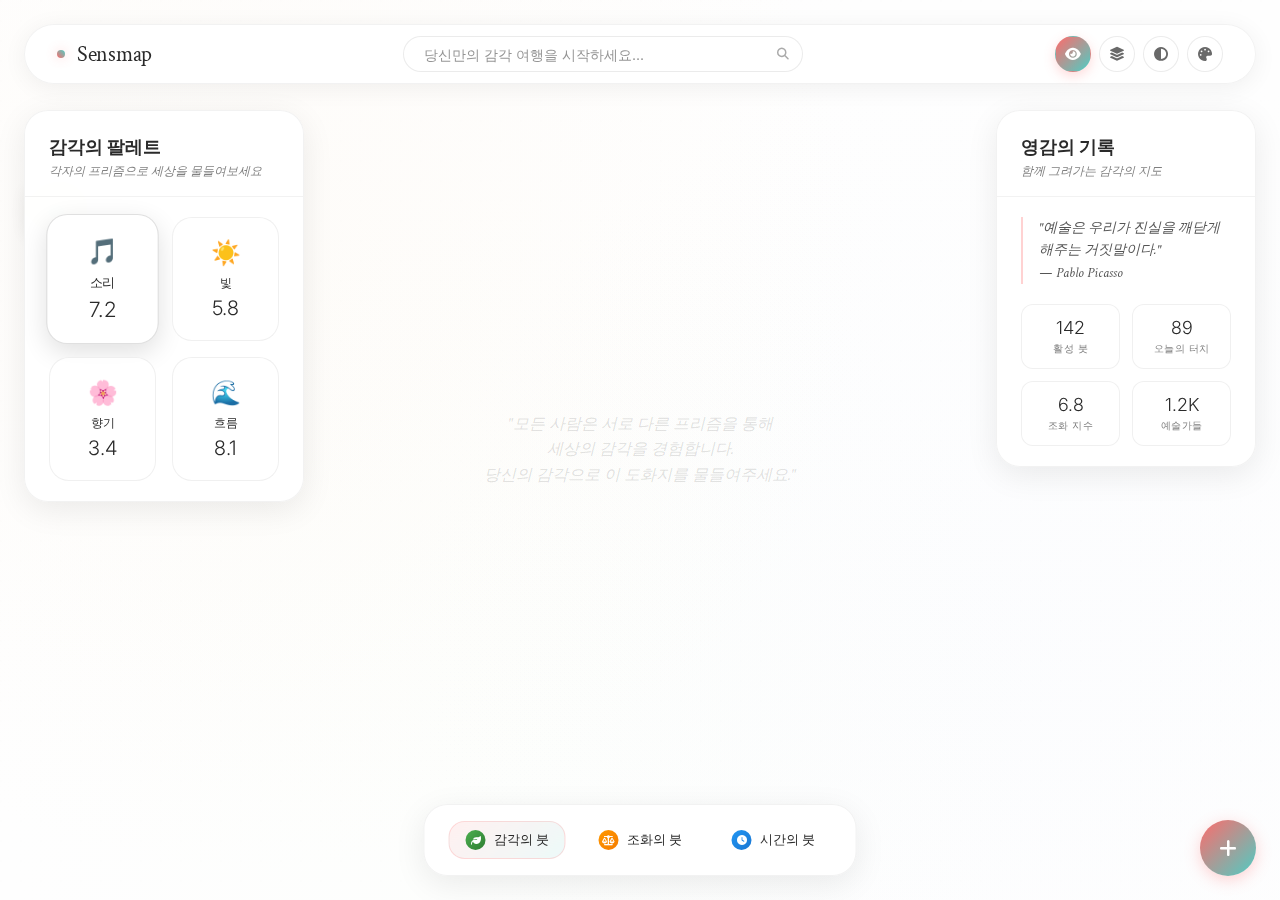
<file: UI#7.html>
<!DOCTYPE html>
<html lang="ko">
<head>
    <meta charset="UTF-8">
    <meta name="viewport" content="width=device-width, initial-scale=1.0">
    <title>Sensmap - 감각의 도화지</title>
    <link rel="stylesheet" href="https://cdnjs.cloudflare.com/ajax/libs/font-awesome/6.5.1/css/all.min.css">
    <style>
        @import url('https://fonts.googleapis.com/css2?family=Inter:wght@300;400;500;600&family=Crimson+Text:ital,wght@0,400;0,600;1,400&display=swap');
        
        * {
            margin: 0;
            padding: 0;
            box-sizing: border-box;
        }

        body {
            font-family: 'Inter', sans-serif;
            background: #FEFEFE;
            color: #2A2A2A;
            height: 100vh;
            overflow: hidden;
            position: relative;
        }

        /* Canvas Background - 도화지 질감 */
        .canvas-background {
            position: absolute;
            width: 100%;
            height: 100%;
            background: 
                radial-gradient(circle at 20% 30%, rgba(255, 248, 240, 0.3) 0%, transparent 50%),
                radial-gradient(circle at 80% 70%, rgba(248, 250, 255, 0.3) 0%, transparent 50%),
                radial-gradient(circle at 40% 80%, rgba(250, 255, 248, 0.3) 0%, transparent 50%);
            background-size: 100% 100%;
            z-index: 0;
        }

        /* 미세한 종이 질감 */
        .canvas-background::before {
            content: '';
            position: absolute;
            width: 100%;
            height: 100%;
            background-image: 
                radial-gradient(circle at 1px 1px, rgba(0,0,0,0.01) 1px, transparent 0);
            background-size: 20px 20px;
            opacity: 0.3;
        }

        /* Minimal Header - 화가의 서명처럼 */
        .artist-header {
            position: fixed;
            top: 24px;
            left: 24px;
            right: 24px;
            height: 60px;
            background: rgba(255, 255, 255, 0.95);
            backdrop-filter: blur(20px);
            border: 1px solid rgba(0, 0, 0, 0.05);
            border-radius: 30px;
            display: flex;
            align-items: center;
            justify-content: space-between;
            padding: 0 32px;
            z-index: 1000;
            box-shadow: 0 4px 24px rgba(0, 0, 0, 0.06);
        }

        .signature {
            display: flex;
            align-items: center;
            gap: 12px;
        }

        .signature-mark {
            width: 8px;
            height: 8px;
            background: linear-gradient(45deg, #FF6B6B, #4ECDC4);
            border-radius: 50%;
            box-shadow: 0 0 12px rgba(255, 107, 107, 0.3);
        }

        .signature-text {
            font-family: 'Crimson Text', serif;
            font-size: 22px;
            font-weight: 400;
            color: #2A2A2A;
            letter-spacing: -0.3px;
        }

        .canvas-search {
            flex: 1;
            max-width: 400px;
            margin: 0 40px;
            position: relative;
        }

        .search-canvas {
            width: 100%;
            height: 36px;
            background: rgba(255, 255, 255, 0.8);
            border: 1px solid rgba(0, 0, 0, 0.08);
            border-radius: 18px;
            padding: 0 40px 0 20px;
            font-size: 14px;
            color: #2A2A2A;
            font-family: 'Inter', sans-serif;
            transition: all 0.3s ease;
        }

        .search-canvas:focus {
            outline: none;
            background: rgba(255, 255, 255, 0.95);
            border-color: rgba(0, 0, 0, 0.15);
            box-shadow: 0 0 0 4px rgba(255, 107, 107, 0.08);
        }

        .search-canvas::placeholder {
            color: rgba(42, 42, 42, 0.5);
        }

        .search-icon {
            position: absolute;
            right: 14px;
            top: 50%;
            transform: translateY(-50%);
            color: rgba(42, 42, 42, 0.4);
            font-size: 12px;
        }

        .canvas-tools {
            display: flex;
            gap: 8px;
        }

        .tool-btn {
            width: 36px;
            height: 36px;
            background: rgba(255, 255, 255, 0.8);
            border: 1px solid rgba(0, 0, 0, 0.08);
            border-radius: 50%;
            color: rgba(42, 42, 42, 0.7);
            cursor: pointer;
            transition: all 0.3s ease;
            display: flex;
            align-items: center;
            justify-content: center;
            font-size: 14px;
        }

        .tool-btn:hover {
            background: rgba(255, 255, 255, 0.95);
            border-color: rgba(0, 0, 0, 0.15);
            color: #FF6B6B;
            transform: translateY(-1px);
        }

        .tool-btn.active {
            background: linear-gradient(135deg, #FF6B6B, #4ECDC4);
            color: white;
            border-color: transparent;
            box-shadow: 0 4px 12px rgba(255, 107, 107, 0.25);
        }

        /* Palette Panel - 화가의 팔레트 */
        .palette-panel {
            position: fixed;
            top: 110px;
            left: 24px;
            width: 280px;
            background: rgba(255, 255, 255, 0.95);
            backdrop-filter: blur(20px);
            border: 1px solid rgba(0, 0, 0, 0.05);
            border-radius: 24px;
            box-shadow: 0 8px 32px rgba(0, 0, 0, 0.08);
            z-index: 999;
            overflow: hidden;
        }

        .palette-header {
            padding: 24px 24px 16px;
            border-bottom: 1px solid rgba(0, 0, 0, 0.05);
        }

        .palette-title {
            font-family: 'Crimson Text', serif;
            font-size: 18px;
            font-weight: 600;
            color: #2A2A2A;
            margin-bottom: 4px;
        }

        .palette-subtitle {
            font-size: 12px;
            color: rgba(42, 42, 42, 0.6);
            font-style: italic;
        }

        .color-palette {
            padding: 20px 24px;
            display: grid;
            grid-template-columns: 1fr 1fr;
            gap: 16px;
        }

        /* 감각 색상 - 물감 방울처럼 */
        .color-drop {
            background: rgba(255, 255, 255, 0.9);
            border: 1px solid rgba(0, 0, 0, 0.06);
            border-radius: 20px;
            padding: 20px 16px;
            cursor: pointer;
            transition: all 0.4s ease;
            position: relative;
            overflow: hidden;
            text-align: center;
        }

        .color-drop::before {
            content: '';
            position: absolute;
            top: 50%;
            left: 50%;
            width: 0;
            height: 0;
            border-radius: 50%;
            transition: all 0.4s ease;
            transform: translate(-50%, -50%);
            z-index: 1;
        }

        .color-drop:hover::before {
            width: 100%;
            height: 100%;
        }

        .color-drop.noise::before { background: linear-gradient(135deg, rgba(255, 107, 107, 0.1), rgba(255, 107, 107, 0.05)); }
        .color-drop.light::before { background: linear-gradient(135deg, rgba(255, 193, 7, 0.1), rgba(255, 193, 7, 0.05)); }
        .color-drop.odor::before { background: linear-gradient(135deg, rgba(156, 39, 176, 0.1), rgba(156, 39, 176, 0.05)); }
        .color-drop.crowd::before { background: linear-gradient(135deg, rgba(78, 205, 196, 0.1), rgba(78, 205, 196, 0.05)); }

        .color-drop:hover {
            transform: translateY(-2px) scale(1.02);
            box-shadow: 0 8px 24px rgba(0, 0, 0, 0.1);
        }

        .color-drop.active {
            background: rgba(255, 255, 255, 1);
            border-color: rgba(0, 0, 0, 0.12);
            transform: scale(1.05);
            box-shadow: 0 8px 24px rgba(0, 0, 0, 0.12);
        }

        .color-icon {
            font-size: 24px;
            margin-bottom: 8px;
            display: block;
            position: relative;
            z-index: 2;
        }

        .color-drop.noise .color-icon { color: #FF6B6B; }
        .color-drop.light .color-icon { color: #FFC107; }
        .color-drop.odor .color-icon { color: #9C27B0; }
        .color-drop.crowd .color-icon { color: #4ECDC4; }

        .color-label {
            font-size: 12px;
            font-weight: 500;
            color: #2A2A2A;
            margin-bottom: 4px;
            position: relative;
            z-index: 2;
        }

        .color-value {
            font-size: 20px;
            font-weight: 300;
            color: #2A2A2A;
            position: relative;
            z-index: 2;
        }

        /* Brush Panel - 붓 선택 (경로 옵션) */
        .brush-panel {
            position: fixed;
            bottom: 24px;
            left: 50%;
            transform: translateX(-50%);
            background: rgba(255, 255, 255, 0.95);
            backdrop-filter: blur(20px);
            border: 1px solid rgba(0, 0, 0, 0.05);
            border-radius: 24px;
            padding: 16px 24px;
            box-shadow: 0 8px 32px rgba(0, 0, 0, 0.08);
            z-index: 999;
            display: flex;
            gap: 16px;
            align-items: center;
        }

        .brush-option {
            display: flex;
            align-items: center;
            gap: 8px;
            padding: 8px 16px;
            border-radius: 16px;
            cursor: pointer;
            transition: all 0.3s ease;
            border: 1px solid transparent;
        }

        .brush-option:hover {
            background: rgba(255, 255, 255, 0.8);
            border-color: rgba(0, 0, 0, 0.08);
        }

        .brush-option.active {
            background: linear-gradient(135deg, rgba(255, 107, 107, 0.1), rgba(78, 205, 196, 0.1));
            border-color: rgba(255, 107, 107, 0.2);
        }

        .brush-icon {
            width: 20px;
            height: 20px;
            border-radius: 50%;
            display: flex;
            align-items: center;
            justify-content: center;
            color: white;
            font-size: 10px;
        }

        .brush-sensory { background: linear-gradient(135deg, #4CAF50, #2E7D32); }
        .brush-balanced { background: linear-gradient(135deg, #FF9800, #F57C00); }
        .brush-time { background: linear-gradient(135deg, #2196F3, #1976D2); }

        .brush-text {
            font-size: 13px;
            font-weight: 500;
            color: #2A2A2A;
        }

        /* Canvas Area - 도화지 */
        .canvas-area {
            position: absolute;
            top: 0;
            left: 0;
            right: 0;
            bottom: 0;
            background: 
                radial-gradient(circle at 25% 25%, rgba(255, 248, 240, 0.1) 0%, transparent 50%),
                radial-gradient(circle at 75% 75%, rgba(248, 250, 255, 0.1) 0%, transparent 50%);
            display: flex;
            align-items: center;
            justify-content: center;
            z-index: 1;
        }

        .canvas-watermark {
            font-family: 'Crimson Text', serif;
            font-size: 16px;
            color: rgba(42, 42, 42, 0.15);
            font-style: italic;
            text-align: center;
            line-height: 1.6;
        }

        /* Inspiration Panel - 영감 노트 */
        .inspiration-panel {
            position: fixed;
            top: 110px;
            right: 24px;
            width: 260px;
            background: rgba(255, 255, 255, 0.95);
            backdrop-filter: blur(20px);
            border: 1px solid rgba(0, 0, 0, 0.05);
            border-radius: 24px;
            box-shadow: 0 8px 32px rgba(0, 0, 0, 0.08);
            z-index: 999;
            overflow: hidden;
        }

        .inspiration-header {
            padding: 24px 24px 16px;
            border-bottom: 1px solid rgba(0, 0, 0, 0.05);
        }

        .inspiration-title {
            font-family: 'Crimson Text', serif;
            font-size: 18px;
            font-weight: 600;
            color: #2A2A2A;
            margin-bottom: 4px;
        }

        .inspiration-subtitle {
            font-size: 12px;
            color: rgba(42, 42, 42, 0.6);
            font-style: italic;
        }

        .inspiration-content {
            padding: 20px 24px;
        }

        .inspiration-quote {
            font-family: 'Crimson Text', serif;
            font-size: 14px;
            color: rgba(42, 42, 42, 0.8);
            font-style: italic;
            line-height: 1.6;
            margin-bottom: 20px;
            padding-left: 16px;
            border-left: 2px solid rgba(255, 107, 107, 0.3);
        }

        .stats-sketch {
            display: grid;
            grid-template-columns: 1fr 1fr;
            gap: 12px;
        }

        .stat-note {
            background: rgba(255, 255, 255, 0.8);
            border: 1px solid rgba(0, 0, 0, 0.06);
            border-radius: 12px;
            padding: 12px;
            text-align: center;
        }

        .stat-number {
            font-size: 18px;
            font-weight: 300;
            color: #2A2A2A;
            margin-bottom: 4px;
        }

        .stat-label {
            font-size: 10px;
            color: rgba(42, 42, 42, 0.6);
            text-transform: uppercase;
            letter-spacing: 0.5px;
        }

        /* Add Button - 새 붓터치 */
        .add-touch {
            position: fixed;
            bottom: 24px;
            right: 24px;
            width: 56px;
            height: 56px;
            background: linear-gradient(135deg, #FF6B6B, #4ECDC4);
            border: none;
            border-radius: 50%;
            color: white;
            font-size: 20px;
            cursor: pointer;
            transition: all 0.3s ease;
            z-index: 1000;
            box-shadow: 0 4px 16px rgba(255, 107, 107, 0.3);
        }

        .add-touch:hover {
            transform: scale(1.1) rotate(90deg);
            box-shadow: 0 8px 24px rgba(255, 107, 107, 0.4);
        }

        /* Prism Filter - 프리즘 효과 */
        .prism-filter {
            position: fixed;
            top: 180px;
            left: 24px;
            background: rgba(255, 255, 255, 0.95);
            backdrop-filter: blur(20px);
            border: 1px solid rgba(0, 0, 0, 0.05);
            border-radius: 16px;
            padding: 16px 20px;
            box-shadow: 0 4px 16px rgba(0, 0, 0, 0.06);
            z-index: 998;
            display: flex;
            align-items: center;
            gap: 12px;
        }

        .prism-icon {
            width: 24px;
            height: 24px;
            background: linear-gradient(45deg, #FF6B6B, #4ECDC4, #FFC107, #9C27B0);
            border-radius: 4px;
            position: relative;
            overflow: hidden;
        }

        .prism-icon::before {
            content: '';
            position: absolute;
            top: 0;
            left: -100%;
            width: 100%;
            height: 100%;
            background: linear-gradient(90deg, transparent, rgba(255, 255, 255, 0.6), transparent);
            animation: prismShine 3s ease-in-out infinite;
        }

        @keyframes prismShine {
            0% { left: -100%; }
            50% { left: 100%; }
            100% { left: 100%; }
        }

        .prism-text {
            font-size: 12px;
            color: rgba(42, 42, 42, 0.7);
            font-weight: 500;
        }

        .intensity-slider {
            width: 60px;
            height: 4px;
            background: rgba(0, 0, 0, 0.1);
            border-radius: 2px;
            outline: none;
            -webkit-appearance: none;
        }

        .intensity-slider::-webkit-slider-thumb {
            -webkit-appearance: none;
            width: 12px;
            height: 12px;
            border-radius: 50%;
            background: linear-gradient(135deg, #FF6B6B, #4ECDC4);
            cursor: pointer;
            box-shadow: 0 2px 4px rgba(0, 0, 0, 0.2);
        }

        /* Mobile Responsive */
        @media (max-width: 768px) {
            .artist-header {
                top: 16px;
                left: 16px;
                right: 16px;
                padding: 0 20px;
            }

            .canvas-search {
                margin: 0 20px;
                max-width: 200px;
            }

            .palette-panel,
            .inspiration-panel {
                position: fixed;
                bottom: 100px;
                left: 16px;
                right: 16px;
                width: auto;
                border-radius: 20px 20px 0 0;
                transform: translateY(100%);
                transition: transform 0.3s ease;
            }

            .palette-panel.open,
            .inspiration-panel.open {
                transform: translateY(0);
            }

            .prism-filter {
                top: 90px;
                left: 16px;
                right: 16px;
                width: auto;
            }

            .brush-panel {
                bottom: 16px;
                left: 16px;
                right: 16px;
                transform: none;
                border-radius: 16px;
            }

            .add-touch {
                bottom: 90px;
                right: 16px;
                width: 48px;
                height: 48px;
                font-size: 18px;
            }
        }

        /* Fade Animations */
        .fade-in {
            animation: fadeIn 0.8s ease-out;
        }

        @keyframes fadeIn {
            from { opacity: 0; transform: translateY(20px); }
            to { opacity: 1; transform: translateY(0); }
        }

        .slide-in {
            animation: slideIn 0.6s ease-out;
        }

        @keyframes slideIn {
            from { opacity: 0; transform: translateX(-20px); }
            to { opacity: 1; transform: translateX(0); }
        }
    </style>
</head>
<body>
    <!-- Canvas Background -->
    <div class="canvas-background"></div>

    <!-- Artist Header -->
    <header class="artist-header fade-in">
        <div class="signature">
            <div class="signature-mark"></div>
            <div class="signature-text">Sensmap</div>
        </div>
        
        <div class="canvas-search">
            <input type="text" class="search-canvas" placeholder="당신만의 감각 여행을 시작하세요...">
            <i class="fas fa-search search-icon"></i>
        </div>
        
        <div class="canvas-tools">
            <button class="tool-btn active" title="감각 보기">
                <i class="fas fa-eye"></i>
            </button>
            <button class="tool-btn" title="레이어">
                <i class="fas fa-layer-group"></i>
            </button>
            <button class="tool-btn" title="프리즘">
                <i class="fas fa-adjust"></i>
            </button>
            <button class="tool-btn" title="설정">
                <i class="fas fa-palette"></i>
            </button>
        </div>
    </header>

    <!-- Palette Panel -->
    <aside class="palette-panel slide-in" style="animation-delay: 0.2s">
        <div class="palette-header">
            <h2 class="palette-title">감각의 팔레트</h2>
            <p class="palette-subtitle">각자의 프리즘으로 세상을 물들여보세요</p>
        </div>
        
        <div class="color-palette">
            <div class="color-drop noise active">
                <span class="color-icon">🎵</span>
                <div class="color-label">소리</div>
                <div class="color-value">7.2</div>
            </div>
            
            <div class="color-drop light">
                <span class="color-icon">☀️</span>
                <div class="color-label">빛</div>
                <div class="color-value">5.8</div>
            </div>
            
            <div class="color-drop odor">
                <span class="color-icon">🌸</span>
                <div class="color-label">향기</div>
                <div class="color-value">3.4</div>
            </div>
            
            <div class="color-drop crowd">
                <span class="color-icon">🌊</span>
                <div class="color-label">흐름</div>
                <div class="color-value">8.1</div>
            </div>
        </div>
    </aside>

    <!-- Prism Filter -->
    <div class="prism-filter slide-in" style="animation-delay: 0.4s">
        <div class="prism-icon"></div>
        <span class="prism-text">프리즘 강도</span>
        <input type="range" class="intensity-slider" min="0.1" max="1" step="0.1" value="0.7">
    </div>

    <!-- Canvas Area -->
    <main class="canvas-area">
        <div class="canvas-watermark">
            "모든 사람은 서로 다른 프리즘을 통해<br>
            세상의 감각을 경험합니다.<br>
            당신의 감각으로 이 도화지를 물들여주세요."
        </div>
    </main>

    <!-- Inspiration Panel -->
    <aside class="inspiration-panel slide-in" style="animation-delay: 0.3s">
        <div class="inspiration-header">
            <h2 class="inspiration-title">영감의 기록</h2>
            <p class="inspiration-subtitle">함께 그려가는 감각의 지도</p>
        </div>
        
        <div class="inspiration-content">
            <div class="inspiration-quote">
                "예술은 우리가 진실을 깨닫게 해주는 거짓말이다."<br>
                — Pablo Picasso
            </div>
            
            <div class="stats-sketch">
                <div class="stat-note">
                    <div class="stat-number">142</div>
                    <div class="stat-label">활성 붓</div>
                </div>
                <div class="stat-note">
                    <div class="stat-number">89</div>
                    <div class="stat-label">오늘의 터치</div>
                </div>
                <div class="stat-note">
                    <div class="stat-number">6.8</div>
                    <div class="stat-label">조화 지수</div>
                </div>
                <div class="stat-note">
                    <div class="stat-number">1.2K</div>
                    <div class="stat-label">예술가들</div>
                </div>
            </div>
        </div>
    </aside>

    <!-- Brush Panel -->
    <div class="brush-panel fade-in" style="animation-delay: 0.5s">
        <div class="brush-option active">
            <div class="brush-icon brush-sensory">
                <i class="fas fa-leaf"></i>
            </div>
            <span class="brush-text">감각의 붓</span>
        </div>
        
        <div class="brush-option">
            <div class="brush-icon brush-balanced">
                <i class="fas fa-balance-scale"></i>
            </div>
            <span class="brush-text">조화의 붓</span>
        </div>
        
        <div class="brush-option">
            <div class="brush-icon brush-time">
                <i class="fas fa-clock"></i>
            </div>
            <span class="brush-text">시간의 붓</span>
        </div>
    </div>

    <!-- Add Touch Button -->
    <button class="add-touch fade-in" style="animation-delay: 0.6s" title="새로운 감각 터치 추가">
        <i class="fas fa-plus"></i>
    </button>

    <!-- Interactive Script -->
    <script>
        document.addEventListener('DOMContentLoaded', function() {
            // Color palette interactions
            const colorDrops = document.querySelectorAll('.color-drop');
            colorDrops.forEach(drop => {
                drop.addEventListener('click', function() {
                    colorDrops.forEach(d => d.classList.remove('active'));
                    this.classList.add('active');
                });
            });

            // Brush options
            const brushOptions = document.querySelectorAll('.brush-option');
            brushOptions.forEach(option => {
                option.addEventListener('click', function() {
                    brushOptions.forEach(o => o.classList.remove('active'));
                    this.classList.add('active');
                });
            });

            // Tool buttons
            const toolBtns = document.querySelectorAll('.tool-btn');
            toolBtns.forEach(btn => {
                btn.addEventListener('click', function() {
                    toolBtns.forEach(b => b.classList.remove('active'));
                    this.classList.add('active');
                });
            });

            // Add paint drop effect on add button click
            const addButton = document.querySelector('.add-touch');
            addButton.addEventListener('click', function() {
                // Create paint drop effect
                const drop = document.createElement('div');
                drop.style.cssText = `
                    position: fixed;
                    width: 6px;
                    height: 6px;
                    background: linear-gradient(135deg, #FF6B6B, #4ECDC4);
                    border-radius: 50%;
                    pointer-events: none;
                    z-index: 10000;
                    left: ${Math.random() * window.innerWidth}px;
                    top: ${Math.random() * window.innerHeight}px;
                    animation: paintDrop 2s ease-out forwards;
                `;
                
                document.body.appendChild(drop);
                setTimeout(() => drop.remove(), 2000);
            });

            // Prism slider effect
            const prismSlider = document.querySelector('.intensity-slider');
            prismSlider.addEventListener('input', function() {
                const value = this.value;
                const canvas = document.querySelector('.canvas-background');
                canvas.style.opacity = value;
                
                // Update prism shine animation speed
                const prismIcon = document.querySelector('.prism-icon::before');
                document.documentElement.style.setProperty('--prism-speed', `${3 - (value * 1.5)}s`);
            });

            // Canvas ripple effect on click
            document.querySelector('.canvas-area').addEventListener('click', function(e) {
                const ripple = document.createElement('div');
                const rect = this.getBoundingClientRect();
                const x = e.clientX - rect.left;
                const y = e.clientY - rect.top;
                
                ripple.style.cssText = `
                    position: absolute;
                    width: 20px;
                    height: 20px;
                    left: ${x - 10}px;
                    top: ${y - 10}px;
                    background: radial-gradient(circle, rgba(255, 107, 107, 0.3) 0%, transparent 70%);
                    border-radius: 50%;
                    pointer-events: none;
                    animation: canvasRipple 1.5s ease-out forwards;
                `;
                
                this.appendChild(ripple);
                setTimeout(() => ripple.remove(), 1500);
            });

            // Add CSS animations
            const style = document.createElement('style');
            style.textContent = `
                @keyframes paintDrop {
                    0% {
                        transform: scale(0) rotate(0deg);
                        opacity: 1;
                    }
                    50% {
                        transform: scale(3) rotate(180deg);
                        opacity: 0.7;
                    }
                    100% {
                        transform: scale(0) rotate(360deg);
                        opacity: 0;
                    }
                }
                
                @keyframes canvasRipple {
                    0% {
                        transform: scale(0);
                        opacity: 0.8;
                    }
                    100% {
                        transform: scale(10);
                        opacity: 0;
                    }
                }
                
                .prism-icon::before {
                    animation-duration: var(--prism-speed, 3s);
                }
            `;
            document.head.appendChild(style);

            // Mobile responsiveness
            function handleResize() {
                if (window.innerWidth <= 768) {
                    // Add mobile-specific interactions
                    const panels = document.querySelectorAll('.palette-panel, .inspiration-panel');
                    panels.forEach(panel => {
                        panel.addEventListener('touchstart', function() {
                            this.classList.toggle('open');
                        });
                    });
                }
            }

            handleResize();
            window.addEventListener('resize', handleResize);

            // Poetic interaction feedback
            const poeticFeedbacks = [
                "감각의 물감이 도화지에 스며듭니다...",
                "새로운 색깔이 세상에 더해졌습니다.",
                "당신의 프리즘이 빛을 굴절시킵니다.",
                "또 다른 관점이 지도에 그려집니다.",
                "감각의 조화가 완성되어 갑니다."
            ];

            // Show poetic feedback occasionally
            setInterval(() => {
                if (Math.random() < 0.1) { // 10% chance every interval
                    const feedback = poeticFeedbacks[Math.floor(Math.random() * poeticFeedbacks.length)];
                    const toast = document.createElement('div');
                    toast.style.cssText = `
                        position: fixed;
                        top: 50%;
                        left: 50%;
                        transform: translate(-50%, -50%);
                        background: rgba(255, 255, 255, 0.95);
                        backdrop-filter: blur(20px);
                        border: 1px solid rgba(0, 0, 0, 0.05);
                        border-radius: 16px;
                        padding: 16px 24px;
                        font-family: 'Crimson Text', serif;
                        font-style: italic;
                        color: rgba(42, 42, 42, 0.8);
                        font-size: 14px;
                        z-index: 10001;
                        animation: poeticToast 3s ease-in-out forwards;
                        pointer-events: none;
                    `;
                    toast.textContent = feedback;
                    document.body.appendChild(toast);
                    setTimeout(() => toast.remove(), 3000);
                }
            }, 10000); // Check every 10 seconds

            // Add poetic toast animation
            const poeticStyle = document.createElement('style');
            poeticStyle.textContent = `
                @keyframes poeticToast {
                    0% {
                        opacity: 0;
                        transform: translate(-50%, -50%) scale(0.8);
                    }
                    20% {
                        opacity: 1;
                        transform: translate(-50%, -50%) scale(1);
                    }
                    80% {
                        opacity: 1;
                        transform: translate(-50%, -50%) scale(1);
                    }
                    100% {
                        opacity: 0;
                        transform: translate(-50%, -50%) scale(0.8);
                    }
                }
            `;
            document.head.appendChild(poeticStyle);
        });
    </script>
</body>
</html>
</file>
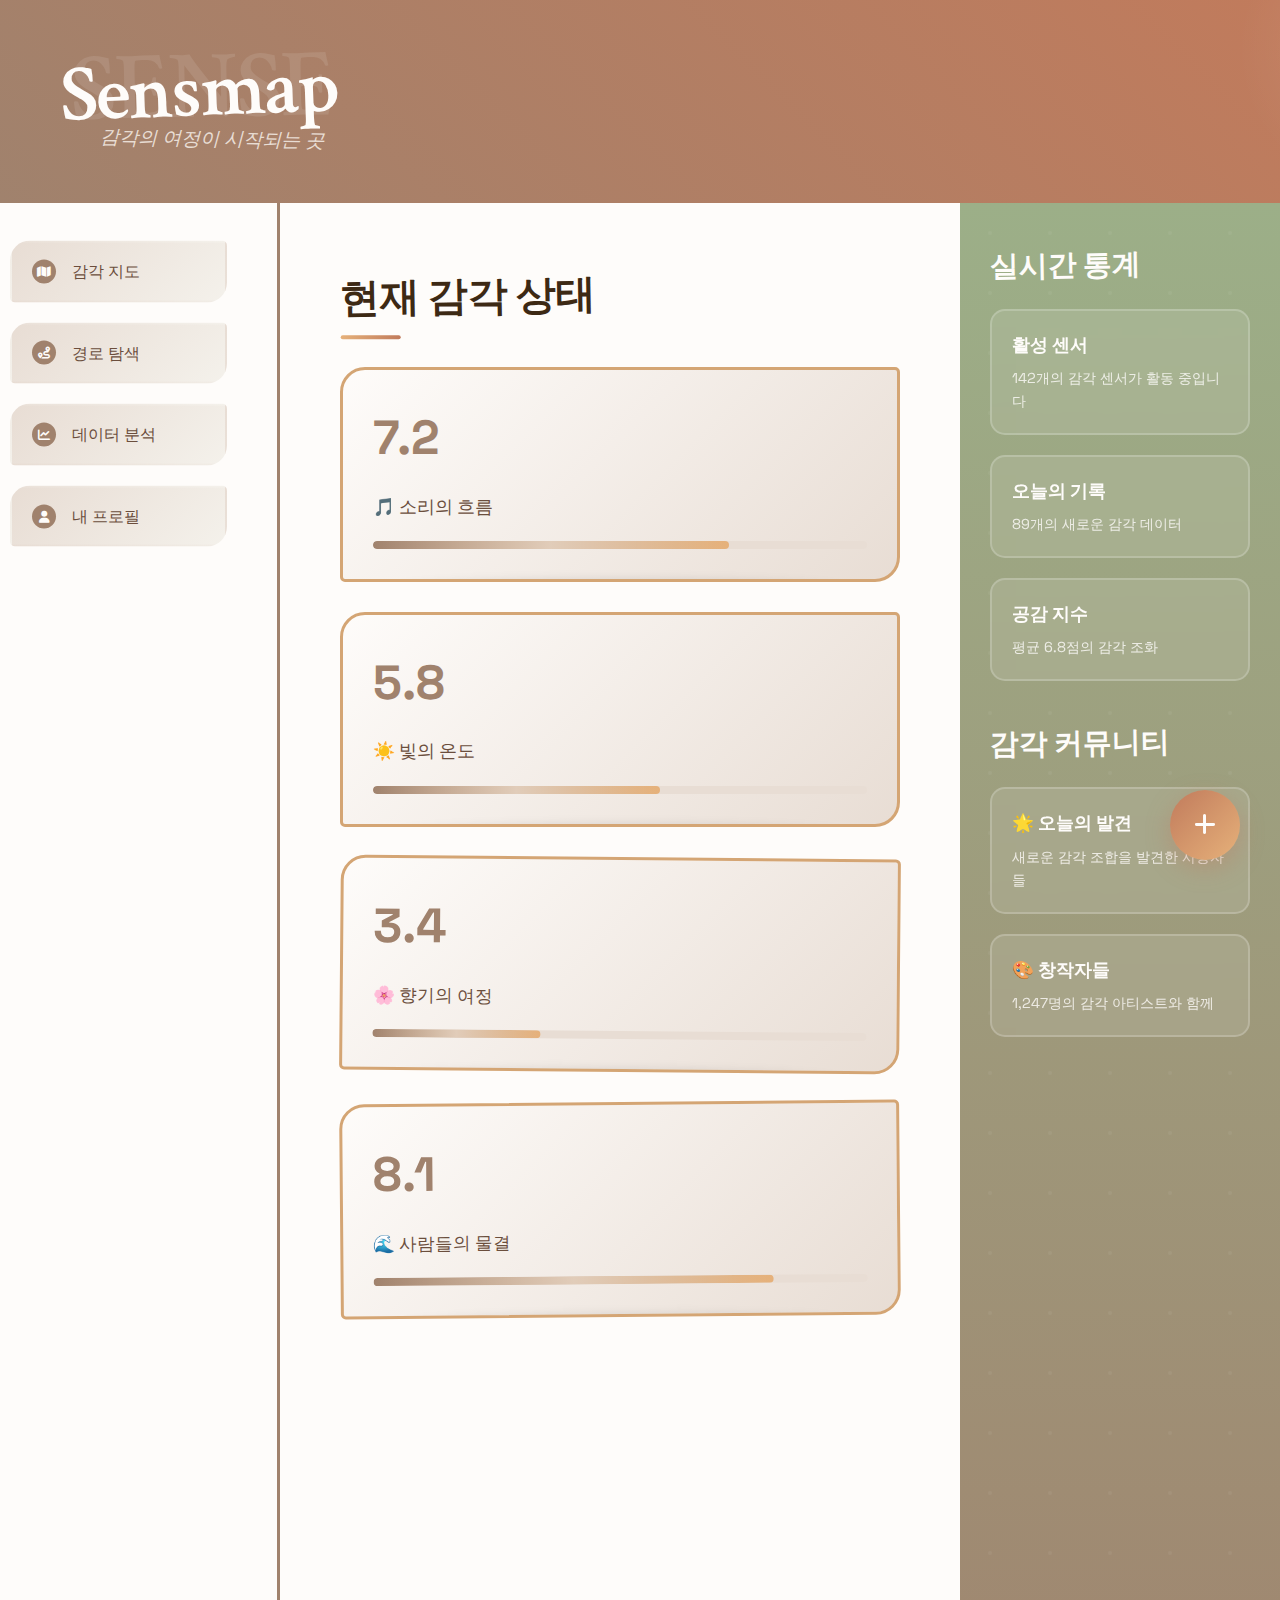
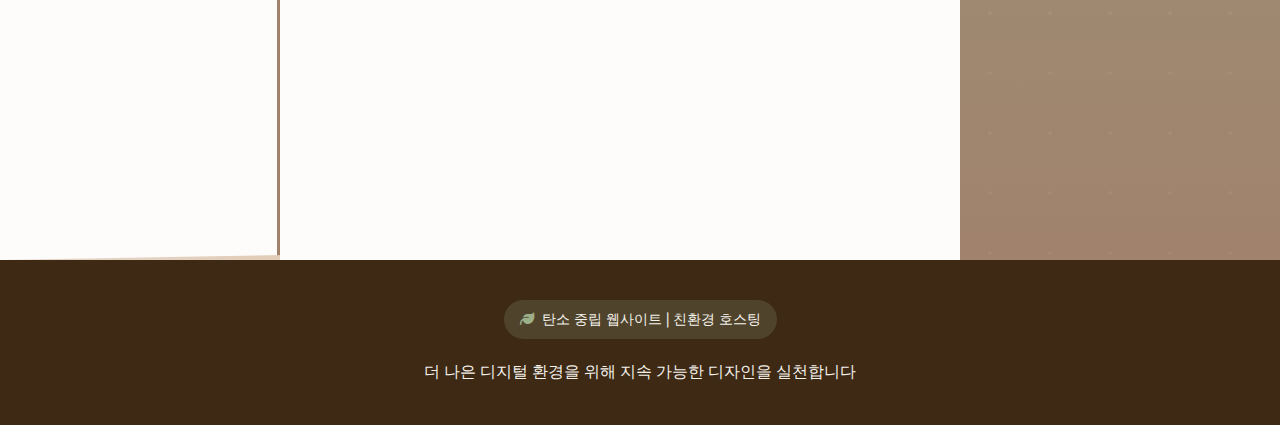
<file: UI#9.html>
<!DOCTYPE html>
<html lang="ko">
<head>
    <meta charset="UTF-8">
    <meta name="viewport" content="width=device-width, initial-scale=1.0">
    <title>Sensmap - 2025 감각의 여정</title>
    <link rel="stylesheet" href="https://cdnjs.cloudflare.com/ajax/libs/font-awesome/6.5.1/css/all.min.css">
    <style>
        @import url('https://fonts.googleapis.com/css2?family=Crimson+Text:ital,wght@0,400;0,600;1,400&family=Space+Grotesk:wght@300;400;500;600;700&display=swap');
        
        * {
            margin: 0;
            padding: 0;
            box-sizing: border-box;
        }

        /* 2025 Pantone 색상 팔레트 - 모카 무스 기반 */
        :root {
            --mocha-mousse: #A0826D;
            --warm-cream: #F4F1EB;
            --deep-espresso: #3D2914;
            --caramel: #D4A574;
            --soft-latte: #E8DDD4;
            --rich-cocoa: #6B4E3D;
            --golden-amber: #E6B17A;
            --sage-green: #9CAF88;
            --terracotta: #C17B5C;
            --warm-white: #FEFCFA;
        }

        body {
            font-family: 'Space Grotesk', sans-serif;
            background: linear-gradient(135deg, var(--warm-cream) 0%, var(--soft-latte) 50%, var(--caramel) 100%);
            color: var(--deep-espresso);
            overflow-x: hidden;
            line-height: 1.6;
            -webkit-font-smoothing: antialiased;
        }

        /* 비대칭 레이아웃과 실험적 내비게이션 */
        .experimental-container {
            position: relative;
            min-height: 100vh;
            display: grid;
            grid-template-areas: 
                "header header header"
                "nav main sidebar"
                "footer footer footer";
            grid-template-columns: 280px 1fr 320px;
            grid-template-rows: auto 1fr auto;
            gap: 0;
        }

        /* 겹치는 아트워크와 상반된 색상 조합 */
        .artistic-header {
            grid-area: header;
            position: relative;
            padding: 40px 60px;
            background: linear-gradient(45deg, var(--mocha-mousse), var(--terracotta));
            color: var(--warm-white);
            overflow: hidden;
            z-index: 10;
        }

        .artistic-header::before {
            content: '';
            position: absolute;
            top: -50%;
            right: -20%;
            width: 300px;
            height: 300px;
            background: radial-gradient(circle, rgba(255,255,255,0.1) 0%, transparent 70%);
            border-radius: 50%;
            transform: rotate(45deg);
            animation: floatArt 8s ease-in-out infinite;
        }

        @keyframes floatArt {
            0%, 100% { transform: rotate(45deg) translateY(0px); }
            50% { transform: rotate(45deg) translateY(-20px); }
        }

        .header-content {
            position: relative;
            z-index: 2;
        }

        /* 맥시멀리즘 타이포그래피 */
        .maximal-title {
            font-family: 'Crimson Text', serif;
            font-size: clamp(2.5rem, 8vw, 5rem);
            font-weight: 600;
            line-height: 0.9;
            letter-spacing: -2px;
            margin-bottom: 20px;
            position: relative;
            transform: rotate(-2deg);
        }

        .maximal-title::after {
            content: 'SENSE';
            position: absolute;
            top: 0;
            left: 0;
            color: rgba(255,255,255,0.1);
            font-size: 1.2em;
            transform: translate(10px, -10px) rotate(1deg);
            z-index: -1;
        }

        .subtitle-warm {
            font-size: 1.2rem;
            font-weight: 400;
            color: var(--soft-latte);
            font-style: italic;
            transform: rotate(1deg);
            margin-left: 40px;
        }

        /* 실험적 내비게이션 */
        .experimental-nav {
            grid-area: nav;
            background: var(--warm-white);
            padding: 40px 0;
            position: relative;
            border-right: 3px solid var(--mocha-mousse);
            transform: skewY(-1deg);
            transform-origin: top left;
        }

        .nav-container {
            transform: skewY(1deg);
            padding: 0 30px;
        }

        .nav-items {
            list-style: none;
            space-y: 12px;
        }

        .nav-item {
            margin-bottom: 20px;
            transform: translateX(-20px);
            animation: slideInStagger 0.6s ease-out forwards;
        }

        .nav-item:nth-child(1) { animation-delay: 0.1s; }
        .nav-item:nth-child(2) { animation-delay: 0.2s; }
        .nav-item:nth-child(3) { animation-delay: 0.3s; }
        .nav-item:nth-child(4) { animation-delay: 0.4s; }

        @keyframes slideInStagger {
            to { transform: translateX(0); opacity: 1; }
        }

        .nav-link {
            display: flex;
            align-items: center;
            gap: 16px;
            padding: 16px 20px;
            background: linear-gradient(135deg, var(--soft-latte), var(--warm-cream));
            border: 2px solid transparent;
            border-radius: 20px 5px 20px 5px;
            color: var(--rich-cocoa);
            text-decoration: none;
            font-weight: 500;
            transition: all 0.4s cubic-bezier(0.4, 0, 0.2, 1);
            position: relative;
            overflow: hidden;
        }

        .nav-link::before {
            content: '';
            position: absolute;
            top: 0;
            left: -100%;
            width: 100%;
            height: 100%;
            background: linear-gradient(90deg, transparent, rgba(255,255,255,0.4), transparent);
            transition: left 0.5s;
        }

        .nav-link:hover::before {
            left: 100%;
        }

        .nav-link:hover {
            transform: translateX(8px) rotate(1deg);
            border-color: var(--mocha-mousse);
            box-shadow: 0 8px 25px rgba(160, 130, 109, 0.3);
        }

        .nav-icon {
            width: 24px;
            height: 24px;
            background: var(--mocha-mousse);
            border-radius: 50%;
            display: flex;
            align-items: center;
            justify-content: center;
            color: var(--warm-white);
            font-size: 12px;
        }

        /* 메인 콘텐츠 - 여백의 미 강조 */
        .main-content {
            grid-area: main;
            padding: 60px;
            background: var(--warm-white);
            position: relative;
            overflow: hidden;
        }

        .content-section {
            margin-bottom: 80px;
            opacity: 0;
            transform: translateY(40px);
            animation: fadeInUp 0.8s ease-out forwards;
        }

        .content-section:nth-child(1) { animation-delay: 0.2s; }
        .content-section:nth-child(2) { animation-delay: 0.4s; }
        .content-section:nth-child(3) { animation-delay: 0.6s; }

        @keyframes fadeInUp {
            to { opacity: 1; transform: translateY(0); }
        }

        .section-header {
            font-family: 'Crimson Text', serif;
            font-size: 2.5rem;
            font-weight: 600;
            color: var(--deep-espresso);
            margin-bottom: 40px;
            position: relative;
            transform: rotate(-1deg);
        }

        .section-header::after {
            content: '';
            position: absolute;
            bottom: -8px;
            left: 0;
            width: 60px;
            height: 4px;
            background: linear-gradient(90deg, var(--golden-amber), var(--terracotta));
            border-radius: 2px;
            transform: rotate(1deg);
        }

        /* 감각 데이터 카드 - 인간적인 감성 */
        .sensory-grid {
            display: grid;
            grid-template-columns: repeat(auto-fit, minmax(280px, 1fr));
            gap: 30px;
            margin-bottom: 60px;
        }

        .sensory-card {
            background: linear-gradient(135deg, var(--warm-white), var(--soft-latte));
            border: 3px solid var(--caramel);
            border-radius: 25px 5px 25px 5px;
            padding: 30px;
            position: relative;
            transition: all 0.4s cubic-bezier(0.4, 0, 0.2, 1);
            cursor: pointer;
            overflow: hidden;
            transform: rotate(0.5deg);
        }

        .sensory-card:nth-child(even) {
            transform: rotate(-0.5deg);
        }

        .sensory-card::before {
            content: '';
            position: absolute;
            top: -50%;
            left: -50%;
            width: 200%;
            height: 200%;
            background: conic-gradient(from 0deg, var(--golden-amber), var(--sage-green), var(--terracotta), var(--golden-amber));
            opacity: 0;
            transition: opacity 0.4s;
            animation: rotate360 10s linear infinite;
        }

        @keyframes rotate360 {
            from { transform: rotate(0deg); }
            to { transform: rotate(360deg); }
        }

        .sensory-card:hover::before {
            opacity: 0.1;
        }

        .sensory-card:hover {
            transform: translateY(-8px) rotate(0deg) scale(1.02);
            border-color: var(--mocha-mousse);
            box-shadow: 0 15px 40px rgba(160, 130, 109, 0.4);
        }

        .sensory-value {
            font-size: 3rem;
            font-weight: 700;
            color: var(--mocha-mousse);
            margin-bottom: 16px;
            position: relative;
            z-index: 2;
        }

        .sensory-label {
            font-size: 1.1rem;
            font-weight: 500;
            color: var(--rich-cocoa);
            margin-bottom: 20px;
            position: relative;
            z-index: 2;
        }

        .sensory-progress {
            width: 100%;
            height: 8px;
            background: var(--soft-latte);
            border-radius: 4px;
            overflow: hidden;
            position: relative;
            z-index: 2;
        }

        .progress-fill {
            height: 100%;
            background: linear-gradient(90deg, var(--mocha-mousse), var(--golden-amber));
            border-radius: 4px;
            transition: width 1s cubic-bezier(0.4, 0, 0.2, 1);
            position: relative;
        }

        .progress-fill::after {
            content: '';
            position: absolute;
            top: 0;
            left: 0;
            right: 0;
            bottom: 0;
            background: linear-gradient(90deg, transparent, rgba(255,255,255,0.5), transparent);
            animation: shimmer 2s ease-in-out infinite;
        }

        @keyframes shimmer {
            0% { transform: translateX(-100%); }
            100% { transform: translateX(100%); }
        }

        /* 사이드바 - 상호작용 가능한 요소들 */
        .interactive-sidebar {
            grid-area: sidebar;
            background: linear-gradient(180deg, var(--sage-green), var(--mocha-mousse));
            padding: 40px 30px;
            color: var(--warm-white);
            position: relative;
            overflow: hidden;
        }

        .interactive-sidebar::before {
            content: '';
            position: absolute;
            top: 0;
            left: 0;
            width: 100%;
            height: 100%;
            background: url("data:image/svg+xml,%3Csvg width='60' height='60' viewBox='0 0 60 60' xmlns='http://www.w3.org/2000/svg'%3E%3Cg fill='none' fill-rule='evenodd'%3E%3Cg fill='%23ffffff' fill-opacity='0.05'%3E%3Ccircle cx='30' cy='30' r='2'/%3E%3C/g%3E%3C/g%3E%3C/svg%3E");
        }

        .sidebar-section {
            position: relative;
            z-index: 2;
            margin-bottom: 40px;
        }

        .sidebar-title {
            font-family: 'Crimson Text', serif;
            font-size: 1.8rem;
            font-weight: 600;
            margin-bottom: 20px;
            transform: rotate(-1deg);
        }

        .interactive-element {
            background: rgba(255, 255, 255, 0.1);
            backdrop-filter: blur(10px);
            border: 2px solid rgba(255, 255, 255, 0.2);
            border-radius: 15px;
            padding: 20px;
            margin-bottom: 20px;
            cursor: pointer;
            transition: all 0.3s ease;
            position: relative;
            overflow: hidden;
        }

        .interactive-element::before {
            content: '';
            position: absolute;
            top: 50%;
            left: 50%;
            width: 0;
            height: 0;
            background: rgba(255, 255, 255, 0.2);
            border-radius: 50%;
            transition: all 0.4s ease;
            transform: translate(-50%, -50%);
        }

        .interactive-element:hover::before {
            width: 300px;
            height: 300px;
        }

        .interactive-element:hover {
            transform: translateX(-5px);
            border-color: rgba(255, 255, 255, 0.4);
            box-shadow: 0 8px 25px rgba(0, 0, 0, 0.2);
        }

        .element-content {
            position: relative;
            z-index: 2;
        }

        .element-title {
            font-size: 1.1rem;
            font-weight: 600;
            margin-bottom: 8px;
        }

        .element-desc {
            font-size: 0.9rem;
            opacity: 0.8;
        }

        /* 모션 디자인과 스크롤 애니메이션 */
        .floating-action {
            position: fixed;
            bottom: 40px;
            right: 40px;
            width: 70px;
            height: 70px;
            background: linear-gradient(135deg, var(--terracotta), var(--golden-amber));
            border: none;
            border-radius: 50%;
            color: var(--warm-white);
            font-size: 24px;
            cursor: pointer;
            box-shadow: 0 8px 25px rgba(193, 123, 92, 0.4);
            transition: all 0.3s ease;
            z-index: 1000;
            animation: pulse 3s ease-in-out infinite;
        }

        @keyframes pulse {
            0%, 100% { transform: scale(1); }
            50% { transform: scale(1.05); }
        }

        .floating-action:hover {
            transform: scale(1.1) rotate(15deg);
            box-shadow: 0 12px 35px rgba(193, 123, 92, 0.6);
        }

        /* 푸터 - 지속 가능한 디자인 정보 */
        .sustainable-footer {
            grid-area: footer;
            background: var(--deep-espresso);
            color: var(--warm-cream);
            padding: 40px 60px;
            text-align: center;
            position: relative;
        }

        .eco-badge {
            display: inline-flex;
            align-items: center;
            gap: 8px;
            background: rgba(156, 175, 136, 0.2);
            padding: 8px 16px;
            border-radius: 20px;
            font-size: 0.9rem;
            margin-bottom: 20px;
        }

        .eco-icon {
            color: var(--sage-green);
        }

        /* 3D 상호작용 요소 시뮬레이션 */
        .pseudo-3d {
            position: relative;
            transform-style: preserve-3d;
            transition: transform 0.3s ease;
        }

        .pseudo-3d:hover {
            transform: rotateX(10deg) rotateY(10deg);
        }

        .pseudo-3d::after {
            content: '';
            position: absolute;
            top: 100%;
            left: 50%;
            width: 80%;
            height: 20px;
            background: rgba(0, 0, 0, 0.1);
            border-radius: 50%;
            transform: translateX(-50%) translateZ(-10px);
            filter: blur(5px);
        }

        /* 반응형 디자인 */
        @media (max-width: 1024px) {
            .experimental-container {
                grid-template-areas: 
                    "header"
                    "main"
                    "footer";
                grid-template-columns: 1fr;
                grid-template-rows: auto 1fr auto;
            }

            .experimental-nav,
            .interactive-sidebar {
                display: none;
            }

            .artistic-header {
                padding: 30px;
            }

            .main-content {
                padding: 30px;
            }

            .maximal-title {
                font-size: 3rem;
            }
        }

        @media (max-width: 768px) {
            .sensory-grid {
                grid-template-columns: 1fr;
                gap: 20px;
            }

            .artistic-header {
                padding: 20px;
            }

            .main-content {
                padding: 20px;
            }

            .section-header {
                font-size: 2rem;
            }

            .floating-action {
                width: 60px;
                height: 60px;
                font-size: 20px;
                bottom: 20px;
                right: 20px;
            }
        }

        /* 접근성 개선 */
        @media (prefers-reduced-motion: reduce) {
            *, *::before, *::after {
                animation-duration: 0.01ms !important;
                animation-iteration-count: 1 !important;
                transition-duration: 0.01ms !important;
            }
        }

        /* 고대비 모드 */
        @media (prefers-contrast: high) {
            :root {
                --deep-espresso: #000000;
                --warm-white: #ffffff;
            }
        }
    </style>
</head>
<body>
    <div class="experimental-container">
        <!-- 맥시멀리즘 헤더 -->
        <header class="artistic-header">
            <div class="header-content">
                <h1 class="maximal-title">Sensmap</h1>
                <p class="subtitle-warm">감각의 여정이 시작되는 곳</p>
            </div>
        </header>

        <!-- 실험적 내비게이션 -->
        <nav class="experimental-nav">
            <div class="nav-container">
                <ul class="nav-items">
                    <li class="nav-item">
                        <a href="#" class="nav-link">
                            <div class="nav-icon">
                                <i class="fas fa-map"></i>
                            </div>
                            <span>감각 지도</span>
                        </a>
                    </li>
                    <li class="nav-item">
                        <a href="#" class="nav-link">
                            <div class="nav-icon">
                                <i class="fas fa-route"></i>
                            </div>
                            <span>경로 탐색</span>
                        </a>
                    </li>
                    <li class="nav-item">
                        <a href="#" class="nav-link">
                            <div class="nav-icon">
                                <i class="fas fa-chart-line"></i>
                            </div>
                            <span>데이터 분석</span>
                        </a>
                    </li>
                    <li class="nav-item">
                        <a href="#" class="nav-link">
                            <div class="nav-icon">
                                <i class="fas fa-user"></i>
                            </div>
                            <span>내 프로필</span>
                        </a>
                    </li>
                </ul>
            </div>
        </nav>

        <!-- 메인 콘텐츠 -->
        <main class="main-content">
            <section class="content-section">
                <h2 class="section-header">현재 감각 상태</h2>
                
                <div class="sensory-grid">
                    <div class="sensory-card pseudo-3d">
                        <div class="sensory-value">7.2</div>
                        <div class="sensory-label">🎵 소리의 흐름</div>
                        <div class="sensory-progress">
                            <div class="progress-fill" style="width: 72%"></div>
                        </div>
                    </div>
                    
                    <div class="sensory-card pseudo-3d">
                        <div class="sensory-value">5.8</div>
                        <div class="sensory-label">☀️ 빛의 온도</div>
                        <div class="sensory-progress">
                            <div class="progress-fill" style="width: 58%"></div>
                        </div>
                    </div>
                    
                    <div class="sensory-card pseudo-3d">
                        <div class="sensory-value">3.4</div>
                        <div class="sensory-label">🌸 향기의 여정</div>
                        <div class="sensory-progress">
                            <div class="progress-fill" style="width: 34%"></div>
                        </div>
                    </div>
                    
                    <div class="sensory-card pseudo-3d">
                        <div class="sensory-value">8.1</div>
                        <div class="sensory-label">🌊 사람들의 물결</div>
                        <div class="sensory-progress">
                            <div class="progress-fill" style="width: 81%"></div>
                        </div>
                    </div>
                </div>
            </section>

            <section class="content-section">
                <h2 class="section-header">오늘의 감각 여정</h2>
                <p style="font-size: 1.1rem; line-height: 1.8; color: var(--rich-cocoa); margin-bottom: 40px;">
                    당신만의 감각 프리즘을 통해 세상을 탐험해보세요. 
                    매 순간이 새로운 색깔로 물들어갑니다.
                </p>
                
                <div style="background: linear-gradient(135deg, var(--soft-latte), var(--warm-cream)); 
                           border-left: 6px solid var(--golden-amber); 
                           padding: 30px; 
                           border-radius: 0 20px 20px 0; 
                           font-style: italic; 
                           font-size: 1.1rem;
                           color: var(--deep-espresso);">
                    "모든 감각은 우리만의 고유한 언어입니다. 
                    Sensmap과 함께 당신의 감각 언어를 발견하고 공유해보세요."
                </div>
            </section>
        </main>

        <!-- 상호작용 사이드바 -->
        <aside class="interactive-sidebar">
            <div class="sidebar-section">
                <h3 class="sidebar-title">실시간 통계</h3>
                
                <div class="interactive-element">
                    <div class="element-content">
                        <div class="element-title">활성 센서</div>
                        <div class="element-desc">142개의 감각 센서가 활동 중입니다</div>
                    </div>
                </div>
                
                <div class="interactive-element">
                    <div class="element-content">
                        <div class="element-title">오늘의 기록</div>
                        <div class="element-desc">89개의 새로운 감각 데이터</div>
                    </div>
                </div>
                
                <div class="interactive-element">
                    <div class="element-content">
                        <div class="element-title">공감 지수</div>
                        <div class="element-desc">평균 6.8점의 감각 조화</div>
                    </div>
                </div>
            </div>

            <div class="sidebar-section">
                <h3 class="sidebar-title">감각 커뮤니티</h3>
                
                <div class="interactive-element">
                    <div class="element-content">
                        <div class="element-title">🌟 오늘의 발견</div>
                        <div class="element-desc">새로운 감각 조합을 발견한 사용자들</div>
                    </div>
                </div>
                
                <div class="interactive-element">
                    <div class="element-content">
                        <div class="element-title">🎨 창작자들</div>
                        <div class="element-desc">1,247명의 감각 아티스트와 함께</div>
                    </div>
                </div>
            </div>
        </aside>

        <!-- 지속 가능한 푸터 -->
        <footer class="sustainable-footer">
            <div class="eco-badge">
                <i class="fas fa-leaf eco-icon"></i>
                <span>탄소 중립 웹사이트 | 친환경 호스팅</span>
            </div>
            <p>더 나은 디지털 환경을 위해 지속 가능한 디자인을 실천합니다</p>
        </footer>
    </div>

    <!-- 플로팅 액션 버튼 -->
    <button class="floating-action" title="새로운 감각 기록하기">
        <i class="fas fa-plus"></i>
    </button>

    <!-- 스크롤 기반 애니메이션 스크립트 -->
    <script>
        // 스크롤 애니메이션과 마이크로 인터랙션
        document.addEventListener('DOMContentLoaded', function() {
            // 스크롤 기반 애니메이션
            const observerOptions = {
                threshold: 0.1,
                rootMargin: '0px 0px -50px 0px'
            };

            const observer = new IntersectionObserver((entries) => {
                entries.forEach(entry => {
                    if (entry.isIntersecting) {
                        entry.target.style.opacity = '1';
                        entry.target.style.transform = 'translateY(0)';
                    }
                });
            }, observerOptions);

            // 모든 애니메이션 요소 관찰
            document.querySelectorAll('.content-section, .sensory-card').forEach(el => {
                observer.observe(el);
            });

            // 감각 카드 상호작용
            document.querySelectorAll('.sensory-card').forEach(card => {
                card.addEventListener('mouseenter', function() {
                    this.style.zIndex = '10';
                    
                    // 다른 카드들 약간 흐리게
                    document.querySelectorAll('.sensory-card').forEach(otherCard => {
                        if (otherCard !== this) {
                            otherCard.style.opacity = '0.7';
                            otherCard.style.transform = 'scale(0.95)';
                        }
                    });
                });

                card.addEventListener('mouseleave', function() {
                    this.style.zIndex = '1';
                    
                    // 모든 카드 원상복귀
                    document.querySelectorAll('.sensory-card').forEach(otherCard => {
                        otherCard.style.opacity = '1';
                        otherCard.style.transform = '';
                    });
                });

                // 카드 클릭 시 상세 애니메이션
                card.addEventListener('click', function() {
                    const value = this.querySelector('.sensory-value');
                    const progress = this.querySelector('.progress-fill');
                    
                    // 숫자 애니메이션
                    value.style.animation = 'none';
                    setTimeout(() => {
                        value.style.animation = 'numberPulse 0.6s ease-out';
                    }, 10);
                    
                    // 프로그레스 바 리애니메이션
                    const currentWidth = progress.style.width;
                    progress.style.width = '0%';
                    setTimeout(() => {
                        progress.style.width = currentWidth;
                    }, 100);
                });
            });

            // 내비게이션 링크 상호작용
            document.querySelectorAll('.nav-link').forEach(link => {
                link.addEventListener('click', function(e) {
                    e.preventDefault();
                    
                    // 활성 상태 토글
                    document.querySelectorAll('.nav-link').forEach(l => l.classList.remove('active'));
                    this.classList.add('active');
                    
                    // 클릭 효과
                    const icon = this.querySelector('.nav-icon');
                    icon.style.transform = 'scale(1.3) rotate(360deg)';
                    setTimeout(() => {
                        icon.style.transform = '';
                    }, 300);
                });
            });

            // 인터랙티브 사이드바 요소들
            document.querySelectorAll('.interactive-element').forEach(element => {
                element.addEventListener('click', function() {
                    // 카운트업 애니메이션 시뮬레이션
                    const title = this.querySelector('.element-title');
                    const originalText = title.textContent;
                    
                    title.style.color = 'var(--golden-amber)';
                    title.style.transform = 'scale(1.1)';
                    
                    setTimeout(() => {
                        title.style.color = '';
                        title.style.transform = '';
                    }, 500);
                });
            });

            // 플로팅 액션 버튼 상호작용
            const fab = document.querySelector('.floating-action');
            fab.addEventListener('click', function() {
                // 성공적인 추가를 시뮬레이션
                this.innerHTML = '<i class="fas fa-check"></i>';
                this.style.background = 'linear-gradient(135deg, var(--sage-green), var(--mocha-mousse))';
                
                // 새로운 데이터 카드 추가 애니메이션 시뮬레이션
                const grid = document.querySelector('.sensory-grid');
                const newCard = document.createElement('div');
                newCard.className = 'sensory-card pseudo-3d';
                newCard.style.opacity = '0';
                newCard.style.transform = 'scale(0) rotate(10deg)';
                newCard.innerHTML = `
                    <div class="sensory-value">+1</div>
                    <div class="sensory-label">✨ 새로운 감각</div>
                    <div class="sensory-progress">
                        <div class="progress-fill" style="width: 0%"></div>
                    </div>
                `;
                
                grid.appendChild(newCard);
                
                setTimeout(() => {
                    newCard.style.opacity = '1';
                    newCard.style.transform = 'scale(1) rotate(0deg)';
                    newCard.querySelector('.progress-fill').style.width = '100%';
                }, 100);
                
                // 버튼 원상복귀
                setTimeout(() => {
                    this.innerHTML = '<i class="fas fa-plus"></i>';
                    this.style.background = 'linear-gradient(135deg, var(--terracotta), var(--golden-amber))';
                    
                    // 임시 카드 제거
                    setTimeout(() => {
                        newCard.style.opacity = '0';
                        newCard.style.transform = 'scale(0)';
                        setTimeout(() => newCard.remove(), 300);
                    }, 2000);
                }, 1500);
            });

            // 스크롤에 따른 헤더 변화
            window.addEventListener('scroll', function() {
                const header = document.querySelector('.artistic-header');
                const scrolled = window.pageYOffset;
                const rate = scrolled * -0.5;
                
                if (scrolled > 0) {
                    header.style.transform = `translateY(${rate}px)`;
                    header.style.opacity = Math.max(0.3, 1 - scrolled / 500);
                }
            });

            // 마우스 팔로우 효과
            document.addEventListener('mousemove', function(e) {
                const cursor = document.querySelector('.cursor-glow') || createCursor();
                cursor.style.left = e.clientX + 'px';
                cursor.style.top = e.clientY + 'px';
            });

            function createCursor() {
                const cursor = document.createElement('div');
                cursor.className = 'cursor-glow';
                cursor.style.cssText = `
                    position: fixed;
                    width: 20px;
                    height: 20px;
                    background: radial-gradient(circle, var(--golden-amber), transparent);
                    border-radius: 50%;
                    pointer-events: none;
                    z-index: 9999;
                    mix-blend-mode: multiply;
                    transform: translate(-50%, -50%);
                    opacity: 0.3;
                `;
                document.body.appendChild(cursor);
                return cursor;
            }

            // 키보드 접근성
            document.addEventListener('keydown', function(e) {
                if (e.key === 'Tab') {
                    // 포커스된 요소 강조
                    document.activeElement.style.outline = '3px solid var(--golden-amber)';
                    document.activeElement.style.outlineOffset = '2px';
                }
            });

            // 다크모드 자동 감지 및 적용
            if (window.matchMedia && window.matchMedia('(prefers-color-scheme: dark)').matches) {
                document.documentElement.style.setProperty('--warm-white', '#2A2A2A');
                document.documentElement.style.setProperty('--warm-cream', '#1A1A1A');
                document.documentElement.style.setProperty('--deep-espresso', '#F4F1EB');
            }

            // 성능 최적화를 위한 디바운스 함수
            function debounce(func, wait) {
                let timeout;
                return function executedFunction(...args) {
                    const later = () => {
                        clearTimeout(timeout);
                        func(...args);
                    };
                    clearTimeout(timeout);
                    timeout = setTimeout(later, wait);
                };
            }

            // 리사이즈 이벤트 최적화
            window.addEventListener('resize', debounce(function() {
                // 모바일에서 비대칭 레이아웃 조정
                if (window.innerWidth < 768) {
                    document.querySelectorAll('.sensory-card').forEach((card, index) => {
                        card.style.transform = index % 2 === 0 ? 'rotate(1deg)' : 'rotate(-1deg)';
                    });
                }
            }, 250));

            // 환경 친화적 애니메이션 (배터리 절약)
            if ('getBattery' in navigator) {
                navigator.getBattery().then(function(battery) {
                    if (battery.level < 0.2) {
                        // 배터리가 낮을 때 애니메이션 축소
                        document.documentElement.style.setProperty('--animation-duration', '0.1s');
                        console.log('🔋 배터리 절약 모드: 애니메이션이 최적화되었습니다.');
                    }
                });
            }

            // 접근성 향상을 위한 ARIA 라벨 동적 업데이트
            document.querySelectorAll('.sensory-card').forEach((card, index) => {
                const value = card.querySelector('.sensory-value').textContent;
                const label = card.querySelector('.sensory-label').textContent;
                card.setAttribute('aria-label', `${label}: ${value}점`);
                card.setAttribute('role', 'button');
                card.setAttribute('tabindex', '0');
            });

            // 사용자 피드백 수집 (익명)
            setTimeout(() => {
                if (Math.random() < 0.1) { // 10% 확률로만 표시
                    const feedback = document.createElement('div');
                    feedback.style.cssText = `
                        position: fixed;
                        bottom: 120px;
                        right: 20px;
                        background: var(--warm-white);
                        border: 2px solid var(--mocha-mousse);
                        border-radius: 15px;
                        padding: 15px;
                        font-size: 0.9rem;
                        color: var(--deep-espresso);
                        max-width: 250px;
                        z-index: 1001;
                        animation: slideInRight 0.5s ease-out;
                    `;
                    feedback.innerHTML = `
                        <p style="margin-bottom: 10px;">✨ 2025년 디자인이 마음에 드시나요?</p>
                        <button onclick="this.parentElement.remove()" 
                                style="background: var(--sage-green); color: white; border: none; 
                                       border-radius: 8px; padding: 5px 10px; cursor: pointer;">
                            👍 좋아요!
                        </button>
                    `;
                    document.body.appendChild(feedback);
                    
                    setTimeout(() => feedback.remove(), 5000);
                }
            }, 3000);
        });

        // CSS 애니메이션 추가
        const additionalStyles = document.createElement('style');
        additionalStyles.textContent = `
            @keyframes numberPulse {
                0% { transform: scale(1); }
                50% { transform: scale(1.2); color: var(--golden-amber); }
                100% { transform: scale(1); }
            }

            @keyframes slideInRight {
                from { transform: translateX(100%); opacity: 0; }
                to { transform: translateX(0); opacity: 1; }
            }

            .nav-link.active {
                background: linear-gradient(135deg, var(--mocha-mousse), var(--golden-amber));
                color: var(--warm-white);
                transform: translateX(12px) rotate(2deg);
            }

            .nav-link.active .nav-icon {
                background: var(--warm-white);
                color: var(--mocha-mousse);
            }

            /* 고급 호버 효과 */
            .sensory-card:hover .sensory-value {
                text-shadow: 0 0 20px var(--golden-amber);
                animation: numberPulse 1s ease-in-out infinite;
            }

            /* 반응형 타이포그래피 */
            @media (max-width: 480px) {
                .maximal-title {
                    font-size: 2.5rem;
                    line-height: 1.1;
                }
                
                .section-header {
                    font-size: 1.8rem;
                }
            }

            /* 프린트 최적화 */
            @media print {
                .floating-action,
                .experimental-nav,
                .interactive-sidebar {
                    display: none;
                }
                
                .main-content {
                    grid-column: 1 / -1;
                }
                
                .sensory-card {
                    break-inside: avoid;
                }
            }
        `;
        document.head.appendChild(additionalStyles);
    </script>
</body>
</html>
</file>
